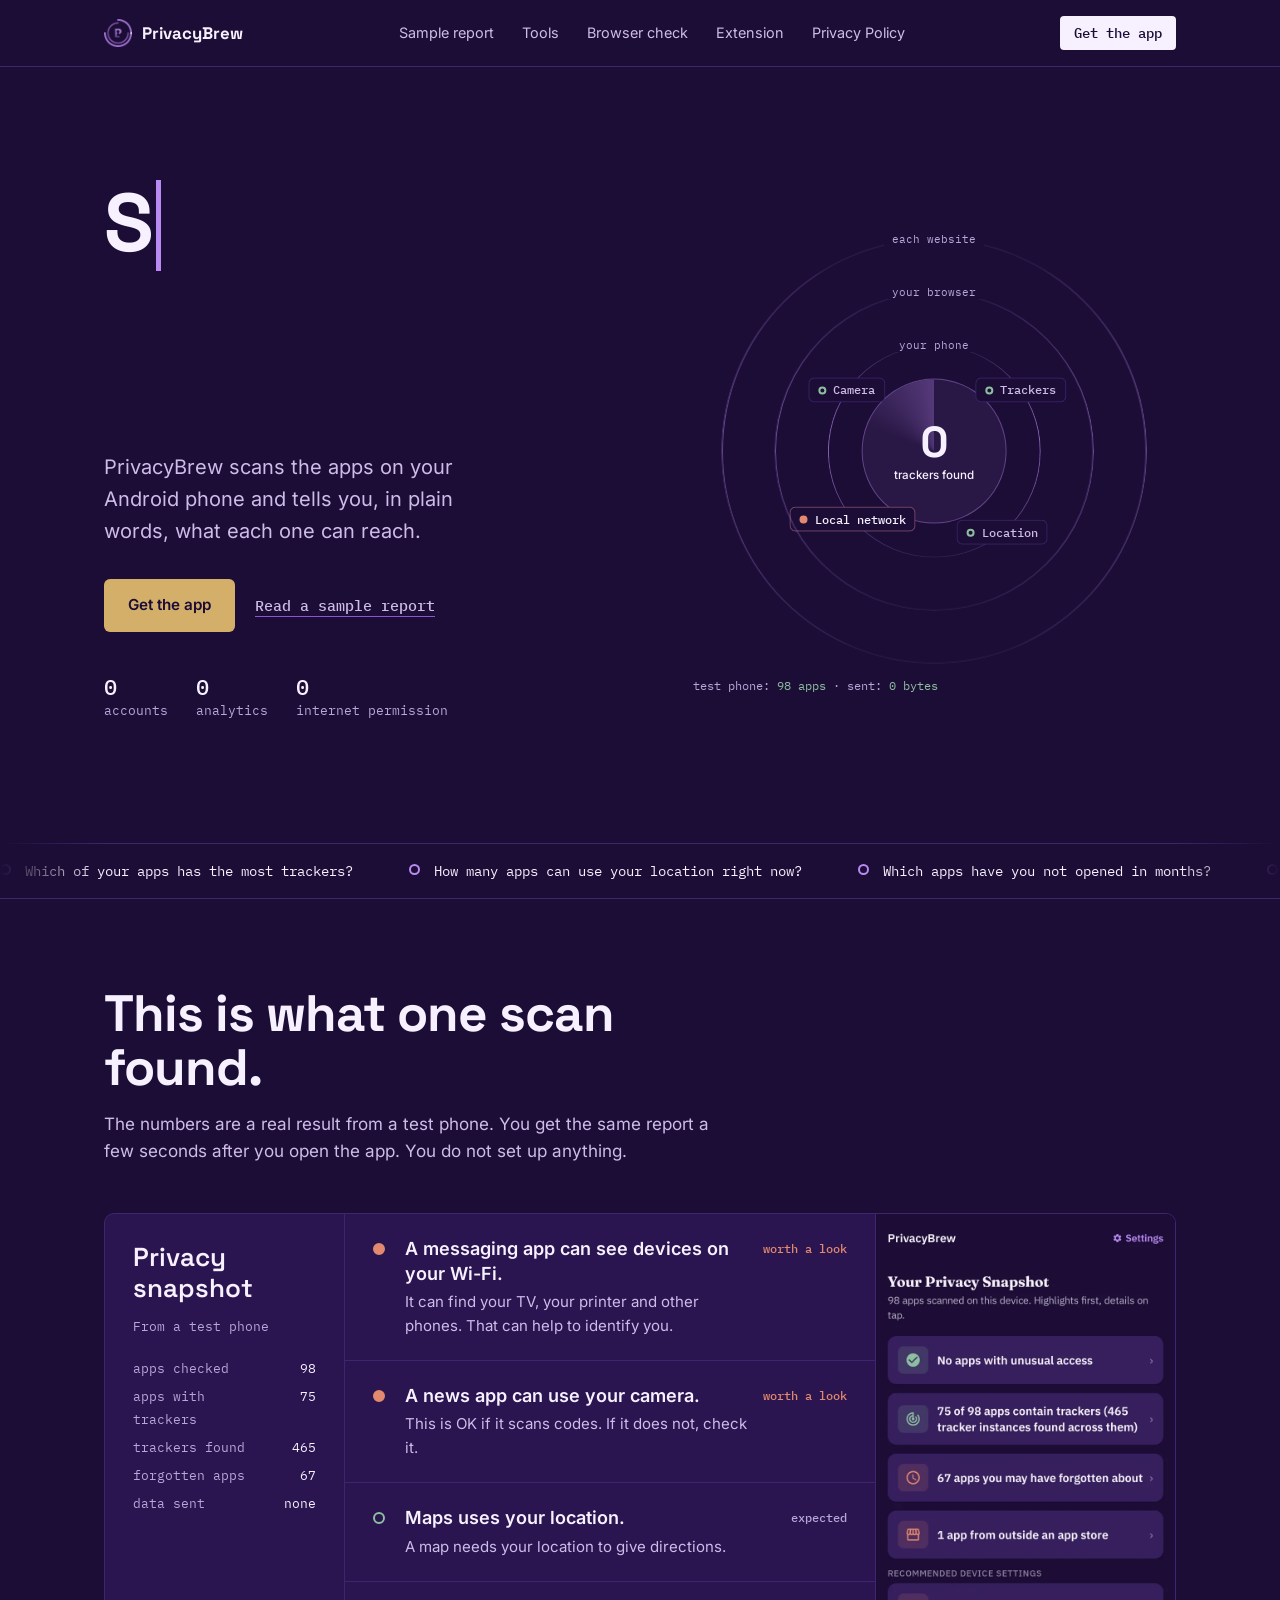
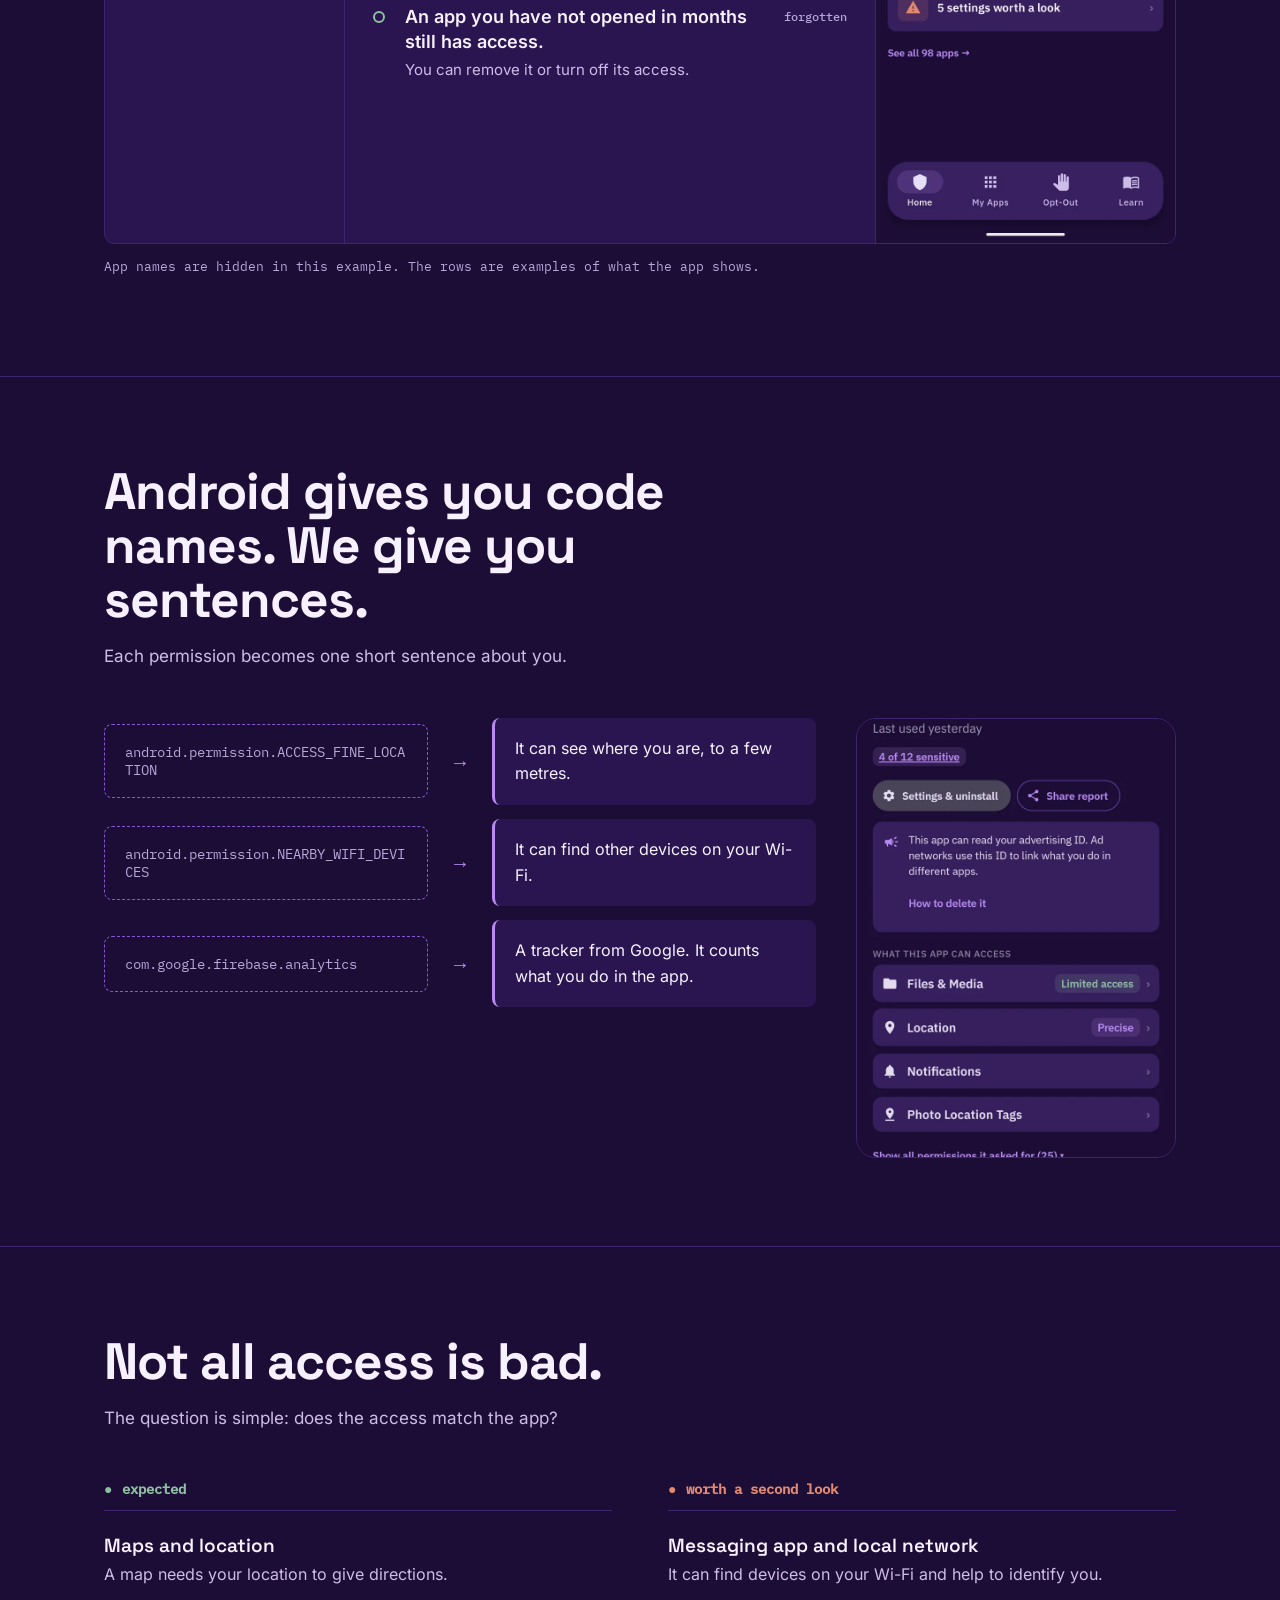
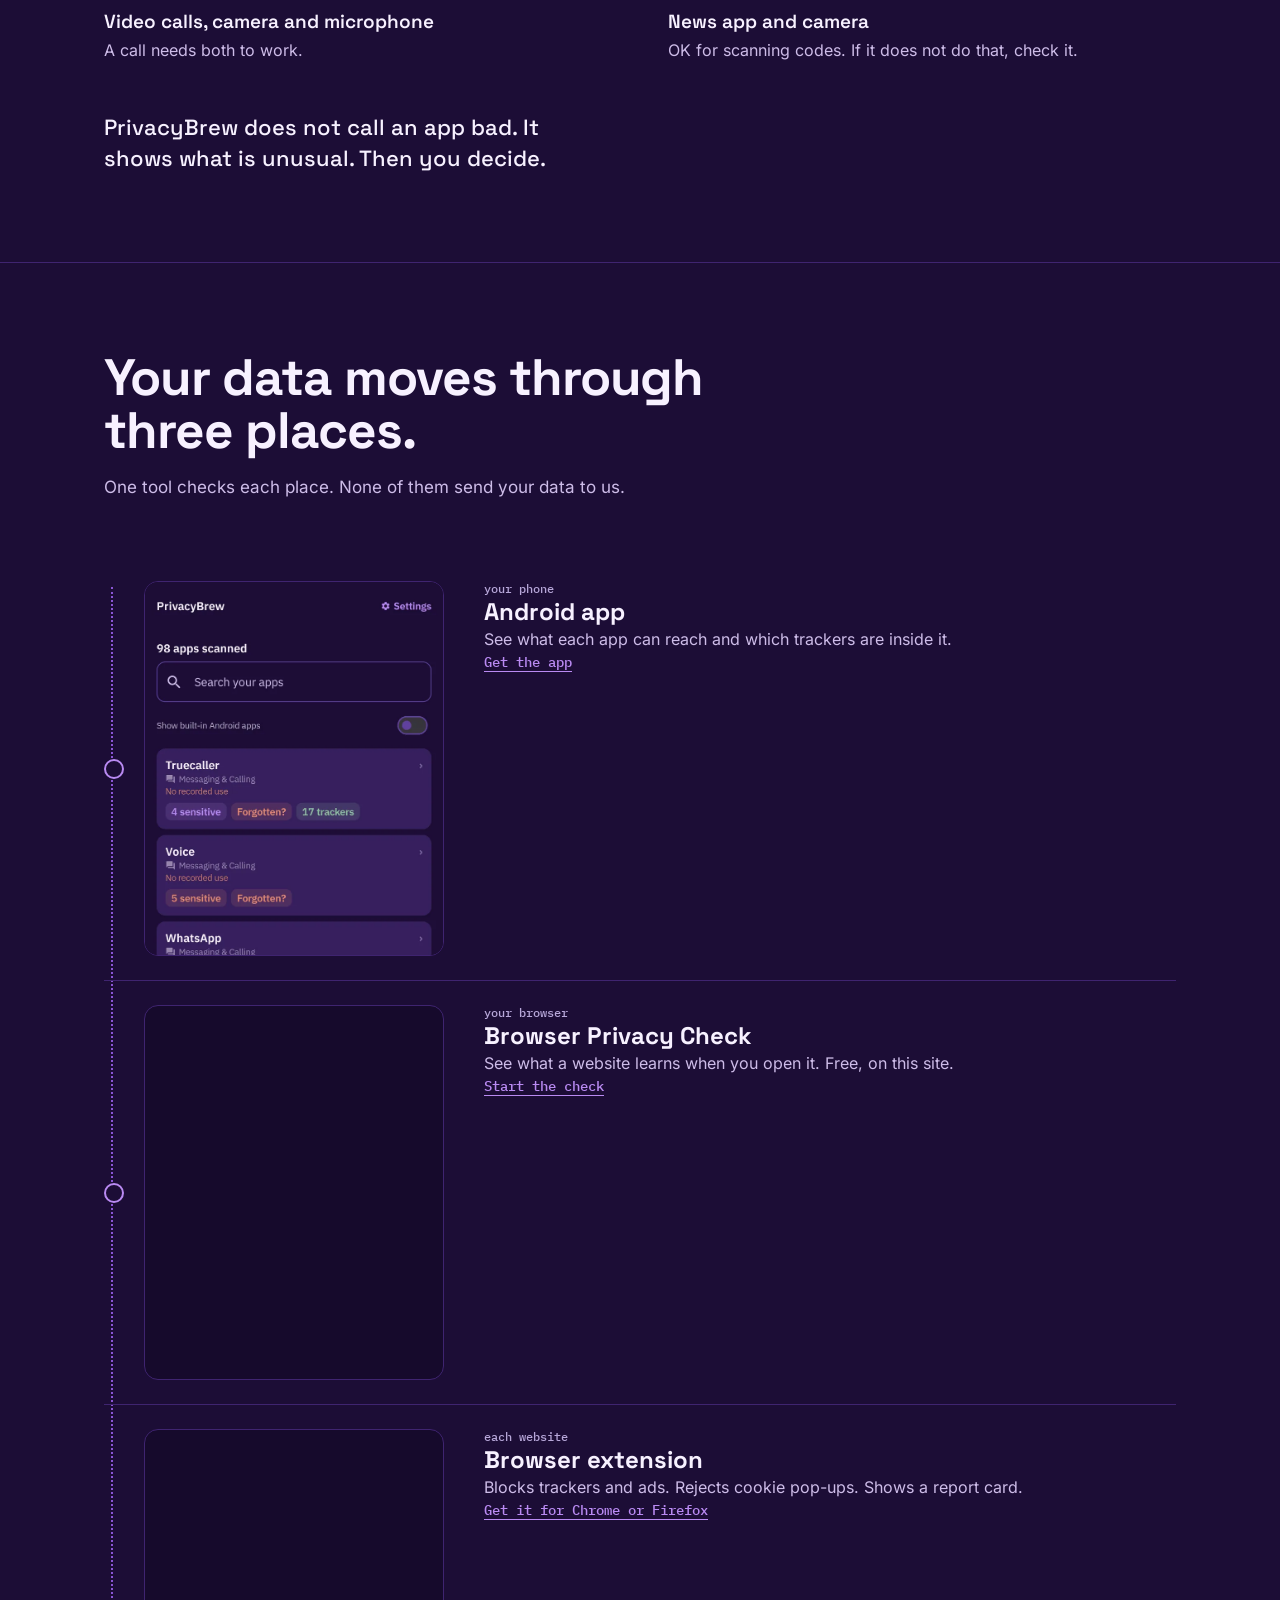
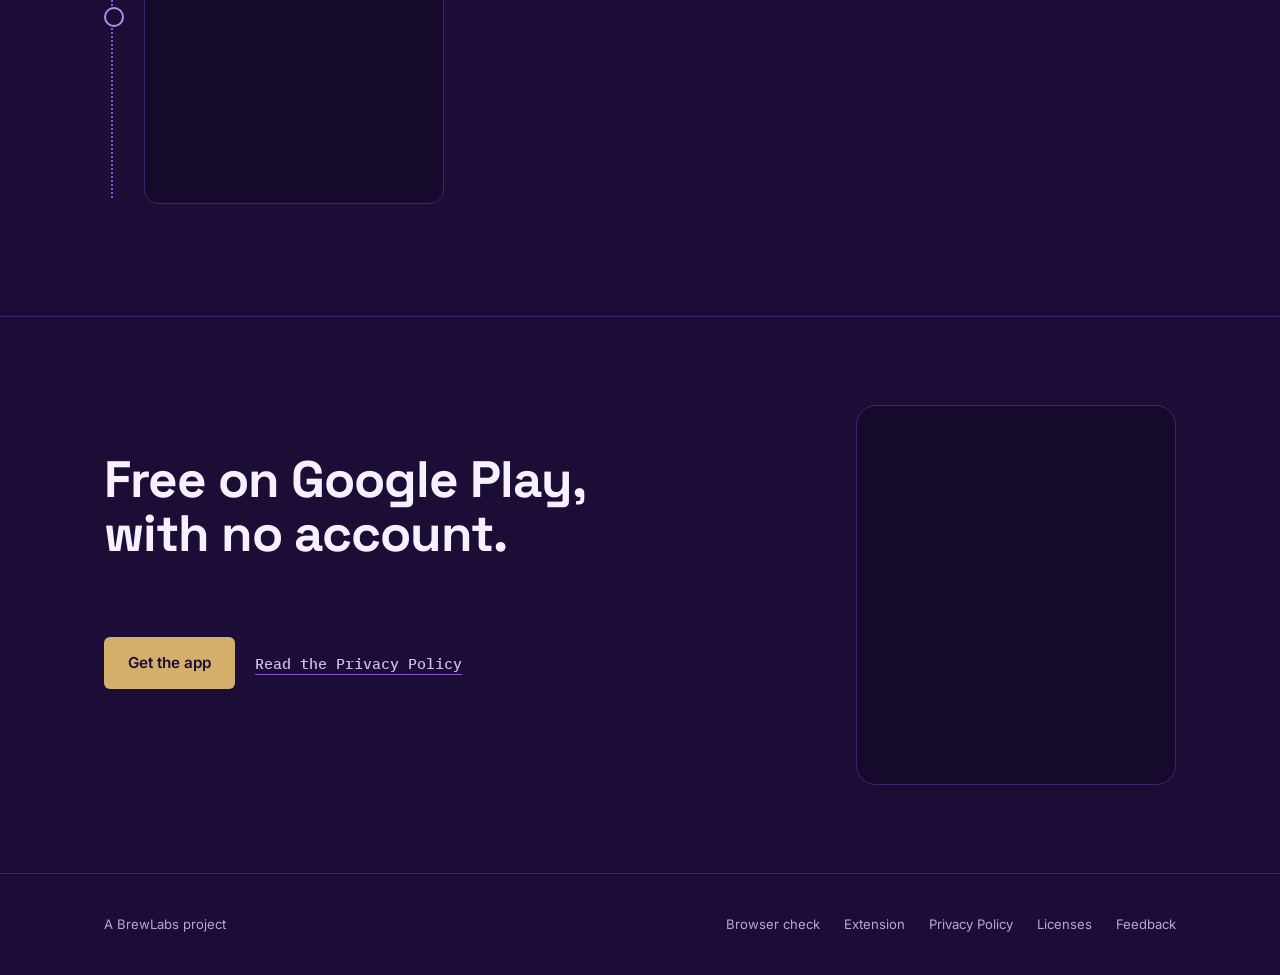
<file: index.html>
<!DOCTYPE html>
<html lang="en">
<head>
<meta charset="UTF-8">
<meta name="viewport" content="width=device-width, initial-scale=1">
<meta name="color-scheme" content="dark">
<meta http-equiv="Content-Security-Policy" content="default-src 'self'; script-src 'self'; style-src 'self'; img-src 'self' data:; font-src 'self'; connect-src 'self'; base-uri 'none'; form-action 'none'">
<meta name="description" content="PrivacyBrew shows what your Android apps can access, in simple words. All checks stay on your phone. No accounts, no analytics, no ads, no internet permission.">
<link rel="icon" type="image/png" href="assets/img/favicon-32.png">
<link rel="apple-touch-icon" href="assets/img/favicon-180.png">
<link rel="stylesheet" href="assets/css/style.css?v=20261114p">
<link rel="canonical" href="https://privacybrew.app/">
<meta property="og:site_name" content="PrivacyBrew">
<meta property="og:type" content="website">
<meta property="og:title" content="PrivacyBrew: privacy audit app and tracker blocker">
<meta property="og:description" content="PrivacyBrew shows what your Android apps can access, in simple words. All checks stay on your phone. No accounts, no analytics, no ads, no internet permission.">
<meta property="og:url" content="https://privacybrew.app/">
<meta property="og:image" content="https://privacybrew.app/assets/img/og-image.png">
<meta property="og:image:width" content="1200">
<meta property="og:image:height" content="630">
<meta property="og:image:alt" content="PrivacyBrew logo and name">
<meta name="twitter:card" content="summary_large_image">
<script type="application/ld+json">{"@context":"https://schema.org","@type":"WebSite","name":"PrivacyBrew","url":"https://privacybrew.app/"}</script>
<title>PrivacyBrew: privacy audit app and tracker blocker</title>
</head>
<body class="home">
  <nav class="nav">
    <div class="nav-inner">
      <a class="brand" href="/">
        <img src="assets/img/logo-mark.png" alt="">
        PrivacyBrew
      </a>
      <div class="nav-links" id="nav-links">
        <a href="#report">Sample report</a>
        <a href="#tools">Tools</a>
        <a href="/check.html">Browser check</a>
        <a href="/extension.html">Extension</a>
        <a href="/privacy.html">Privacy Policy</a>
      </div>
      <a class="nav-cta" href="https://play.google.com/store/apps/details?id=com.brewlabs.privacybrew" target="_blank" rel="noopener">Get the app</a>
      <button class="nav-toggle" type="button" aria-expanded="false" aria-controls="nav-links" aria-label="Open menu">
        <span></span><span></span><span></span>
      </button>
    </div>
  </nav>

  <main>
  <header class="wrap home-hero hero-orbit">
    <div>
      <h1>See what's brewing in your <span class="home-mark">data</span>.</h1>
      <p class="home-lede">PrivacyBrew scans the apps on your Android phone and tells you, in plain words, what each one can reach.</p>
      <div class="home-ctas">
        <a class="btn btn-primary" href="https://play.google.com/store/apps/details?id=com.brewlabs.privacybrew" target="_blank" rel="noopener">Get the app</a>
        <a class="home-textlink" href="#report">Read a sample report</a>
      </div>
      <ul class="home-facts">
        <li><b>0</b>accounts</li>
        <li><b>0</b>analytics</li>
        <li><b>0</b>internet permission</li>
      </ul>
    </div>

    <div class="orbit-stage" role="img" aria-label="Three rings show where your data goes: your phone, your browser and each website. The centre shows 465 trackers found in 98 apps on a test phone.">
      <div class="ring r1">
        <div class="spin">
          <div class="chip c1"><span><i></i>Location</span></div>
          <div class="chip c2 warn"><span><i></i>Local network</span></div>
          <div class="chip c3"><span><i></i>Camera</span></div>
          <div class="chip c4"><span><i></i>Trackers</span></div>
        </div>
      </div>
      <div class="ring r2">
        <div class="spin">
          <div class="chip c5"><span><i></i>IP address</span></div>
          <div class="chip c6"><span><i></i>Time zone</span></div>
          <div class="chip c7"><span><i></i>Screen size</span></div>
        </div>
      </div>
      <div class="ring r3">
        <div class="spin">
          <div class="chip c8 warn"><span><i></i>Cookies</span></div>
          <div class="chip c9"><span><i></i>Ad scripts</span></div>
          <div class="chip c10 warn"><span><i></i>Fingerprinting</span></div>
        </div>
      </div>
      <div class="orbit-core">
        <div class="core-sweep"></div>
        <b class="core-count" data-count="465">465</b>
        <span class="core-label">trackers found</span>
      </div>
      <div class="ring-tags" aria-hidden="true"><span class="t1">your phone</span><span class="t2">your browser</span><span class="t3">each website</span></div>
      <div class="scope-readout">test phone: <span>98 apps</span> · sent: <span>0 bytes</span></div>
    </div>
  </header>

  <section class="home-ticker" aria-label="Questions PrivacyBrew answers about your phone">
    <div class="ticker-track">
      <ul><li>Which of your apps has the most trackers?</li><li>How many apps can use your location right now?</li><li>Which apps have you not opened in months?</li><li>Can a person next to you read your lock screen messages?</li><li>Which apps can read your advertising ID?</li><li>How many apps did not come from an app store?</li><li>What does a website learn when you only open it?</li><li>Did an app get new permissions since last month?</li></ul>
      <ul aria-hidden="true"><li>Which of your apps has the most trackers?</li><li>How many apps can use your location right now?</li><li>Which apps have you not opened in months?</li><li>Can a person next to you read your lock screen messages?</li><li>Which apps can read your advertising ID?</li><li>How many apps did not come from an app store?</li><li>What does a website learn when you only open it?</li><li>Did an app get new permissions since last month?</li></ul>
    </div>
  </section>

  <section id="report" class="home-section">
    <div class="wrap">
      <h2>This is what one scan found.</h2>
      <p class="home-sub">The numbers are a real result from a test phone. You get the same report a few seconds after you open the app. You do not set up anything.</p>
      <div class="home-report">
        <aside>
          <b>Privacy snapshot</b>
          From a test phone
          <dl>
            <dt>apps checked</dt><dd>98</dd>
            <dt>apps with trackers</dt><dd>75</dd>
            <dt>trackers found</dt><dd>465</dd>
            <dt>forgotten apps</dt><dd>67</dd>
            <dt>data sent</dt><dd>none</dd>
          </dl>
        </aside>
        <ul class="home-rows">
          <li><span class="dot warn"></span><div><h3>A messaging app can see devices on your Wi-Fi.</h3><p>It can find your TV, your printer and other phones. That can help to identify you.</p></div><span class="tag warn">worth a look</span></li>
          <li><span class="dot warn"></span><div><h3>A news app can use your camera.</h3><p>This is OK if it scans codes. If it does not, check it.</p></div><span class="tag warn">worth a look</span></li>
          <li><span class="dot"></span><div><h3>Maps uses your location.</h3><p>A map needs your location to give directions.</p></div><span class="tag">expected</span></li>
          <li><span class="dot"></span><div><h3>An app you have not opened in months still has access.</h3><p>You can remove it or turn off its access.</p></div><span class="tag">forgotten</span></li>
        </ul>
        <figure class="home-shot"><img src="assets/img/app/home.webp" width="720" height="1516" loading="lazy" alt="The app's Home screen on the test phone: 98 apps scanned, 75 with trackers, 67 forgotten, 1 from outside an app store."></figure>
      </div>
      <p class="home-note">App names are hidden in this example. The rows are examples of what the app shows.</p>
    </div>
  </section>

  <section class="home-section">
    <div class="wrap">
      <h2>Android gives you code names. We give you sentences.</h2>
      <p class="home-sub">Each permission becomes one short sentence about you.</p>
      <div class="home-translate-row">
      <div class="home-translate">
        <div class="pair"><div class="raw">android.permission.ACCESS_FINE_LOCATION</div><div class="arrow" aria-hidden="true">→</div><div class="plain">It can see where you are, to a few metres.</div></div>
        <div class="pair"><div class="raw">android.permission.NEARBY_WIFI_DEVICES</div><div class="arrow" aria-hidden="true">→</div><div class="plain">It can find other devices on your Wi-Fi.</div></div>
        <div class="pair"><div class="raw">com.google.firebase.analytics</div><div class="arrow" aria-hidden="true">→</div><div class="plain">A tracker from Google. It counts what you do in the app.</div></div>
      </div>
      <figure class="home-shot home-shot--frame"><img src="assets/img/app/detail.webp" width="720" height="1516" loading="lazy" alt="An app's details in PrivacyBrew: what it can access, each item in one plain sentence."></figure>
      </div>
    </div>
  </section>

  <section id="why-it-matters" class="home-section">
    <div class="wrap">
      <h2>Not all access is bad.</h2>
      <p class="home-sub">The question is simple: does the access match the app?</p>
      <div class="home-verdicts">
        <div>
          <h3><span aria-hidden="true">●</span> expected</h3>
          <dl>
            <dt>Maps and location</dt><dd>A map needs your location to give directions.</dd>
            <dt>Video calls, camera and microphone</dt><dd>A call needs both to work.</dd>
          </dl>
        </div>
        <div class="look">
          <h3><span aria-hidden="true">●</span> worth a second look</h3>
          <dl>
            <dt>Messaging app and local network</dt><dd>It can find devices on your Wi-Fi and help to identify you.</dd>
            <dt>News app and camera</dt><dd>OK for scanning codes. If it does not do that, check it.</dd>
          </dl>
        </div>
      </div>
      <p class="home-close">PrivacyBrew does not call an app bad. It shows what is unusual. Then you decide.</p>
    </div>
  </section>

  <section id="tools" class="home-section">
    <div class="wrap">
      <h2>Your data moves through three places.</h2>
      <p class="home-sub">One tool checks each place. None of them send your data to us.</p>
      <div class="home-path">
        <div class="stop"><figure class="home-shot"><img src="assets/img/app/my-apps.webp" width="720" height="1516" loading="lazy" alt="My Apps in the Android app: each app with its sensitive access and tracker counts."></figure><small>your phone</small><h3>Android app</h3><p>See what each app can reach and which trackers are inside it.</p><a href="https://play.google.com/store/apps/details?id=com.brewlabs.privacybrew" target="_blank" rel="noopener">Get the app</a></div>
        <div class="stop"><figure class="home-shot"><img src="assets/img/app/check-card.webp" width="684" height="855" loading="lazy" alt="The Browser Privacy Check: the device, system, browser and time zone a website got when the page opened."></figure><small>your browser</small><h3>Browser Privacy Check</h3><p>See what a website learns when you open it. Free, on this site.</p><a href="/check.html">Start the check</a></div>
        <div class="stop"><figure class="home-shot"><img src="assets/img/extension/popup-home.png?v=20261111" width="760" height="1160" loading="lazy" alt="The extension popup: trackers, ads, scripts, cookies and fingerprinting for one website."></figure><small>each website</small><h3>Browser extension</h3><p>Blocks trackers and ads. Rejects cookie pop-ups. Shows a report card.</p><a href="/extension.html">Get it for Chrome or Firefox</a></div>
      </div>
    </div>
  </section>

  <section id="cta" class="home-section">
    <div class="wrap home-final">
      <h2>Free on Google Play, with no account.</h2>
      <div class="home-ctas">
        <a class="btn btn-primary" href="https://play.google.com/store/apps/details?id=com.brewlabs.privacybrew" target="_blank" rel="noopener">Get the app</a>
        <a class="home-textlink" href="/privacy.html">Read the Privacy Policy</a>
      </div>
      <figure class="home-shot"><img src="assets/img/app/learn.webp" width="720" height="1516" loading="lazy" alt="The Learn tab: short answers about Android privacy, with no technical words."></figure>
    </div>
  </section>
  </main>

  <footer class="footer">
    <div class="wrap footer-inner">
      <div>A BrewLabs project</div>
      <div class="footer-links">
        <a href="/check.html">Browser check</a>
        <a href="/extension.html">Extension</a>
        <a href="/privacy.html">Privacy Policy</a>
        <a href="/licenses.html">Licenses</a>
        <a href="/feedback.html">Feedback</a>
      </div>
    </div>
  </footer>

  <script src="assets/js/main.js?v=20261019a"></script>
  <script src="assets/js/hero-orbit.js?v=20261111b"></script>
</body>
</html>
</file>
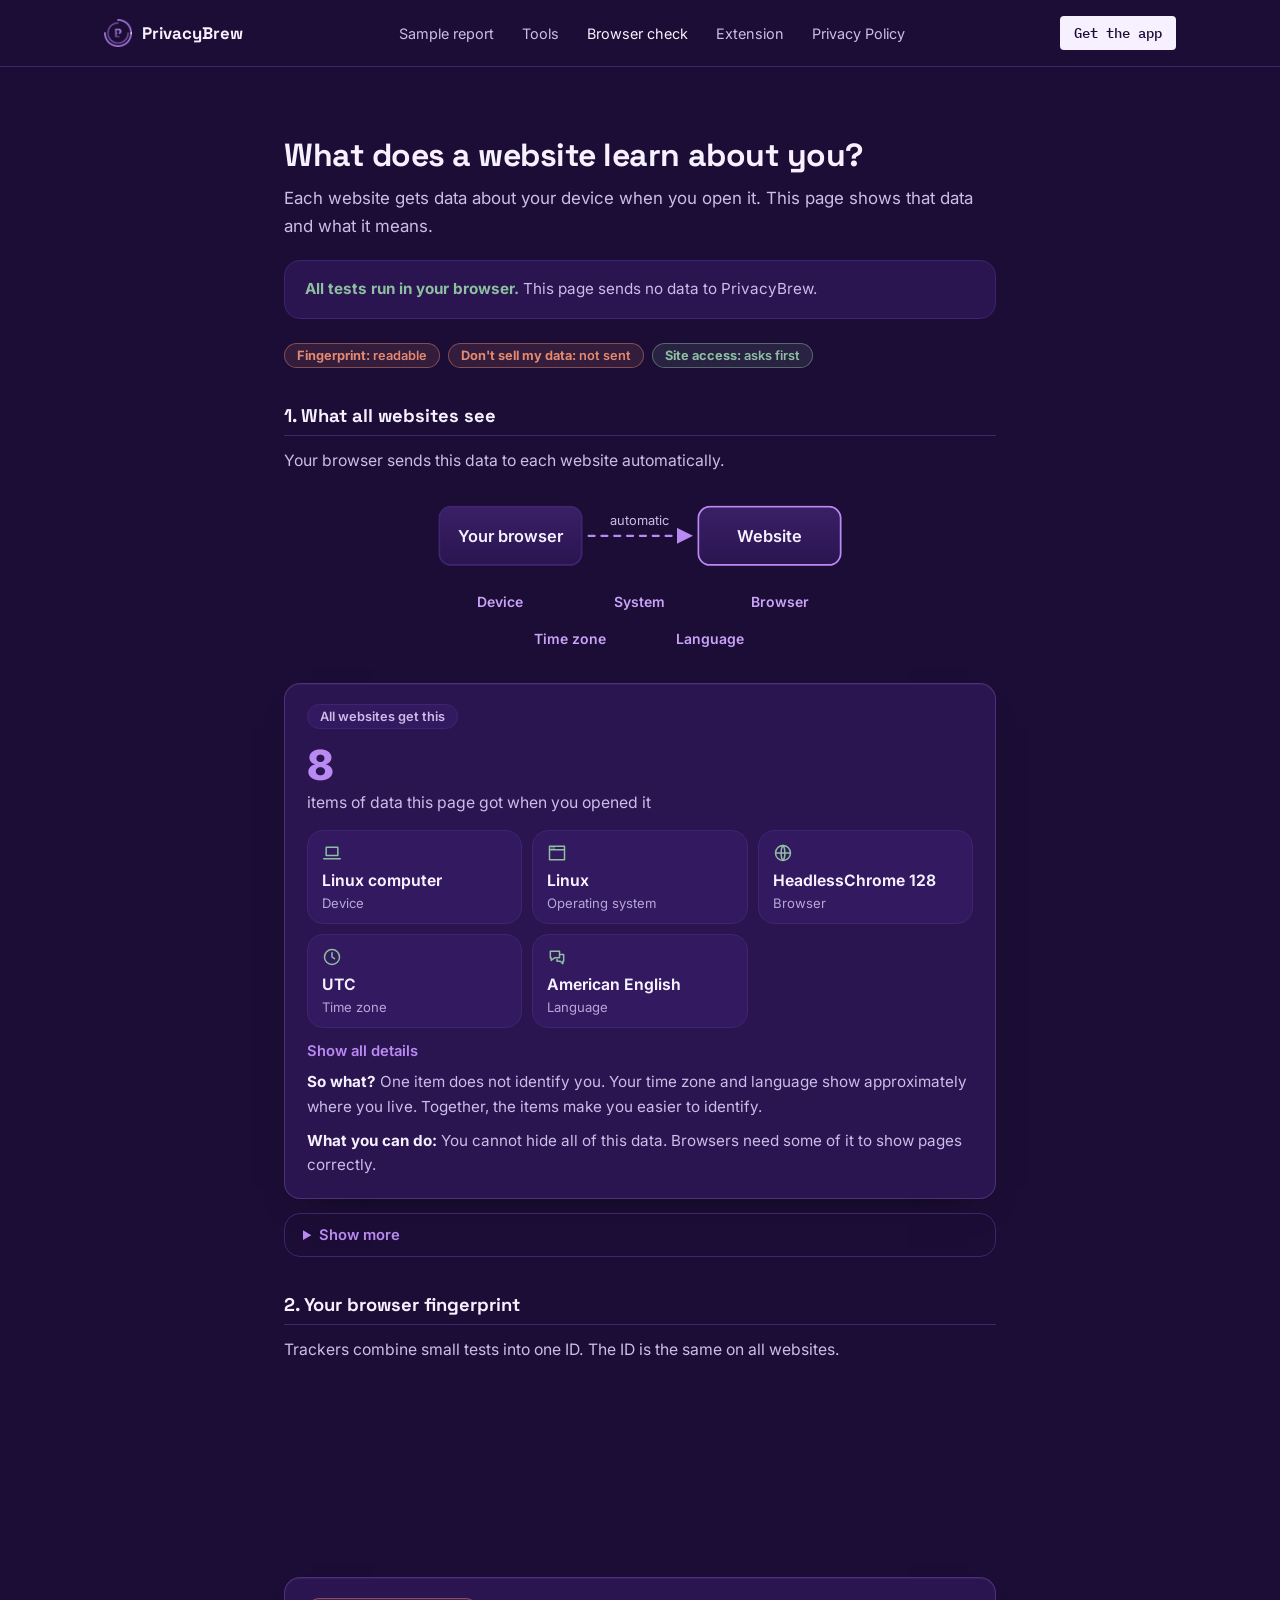
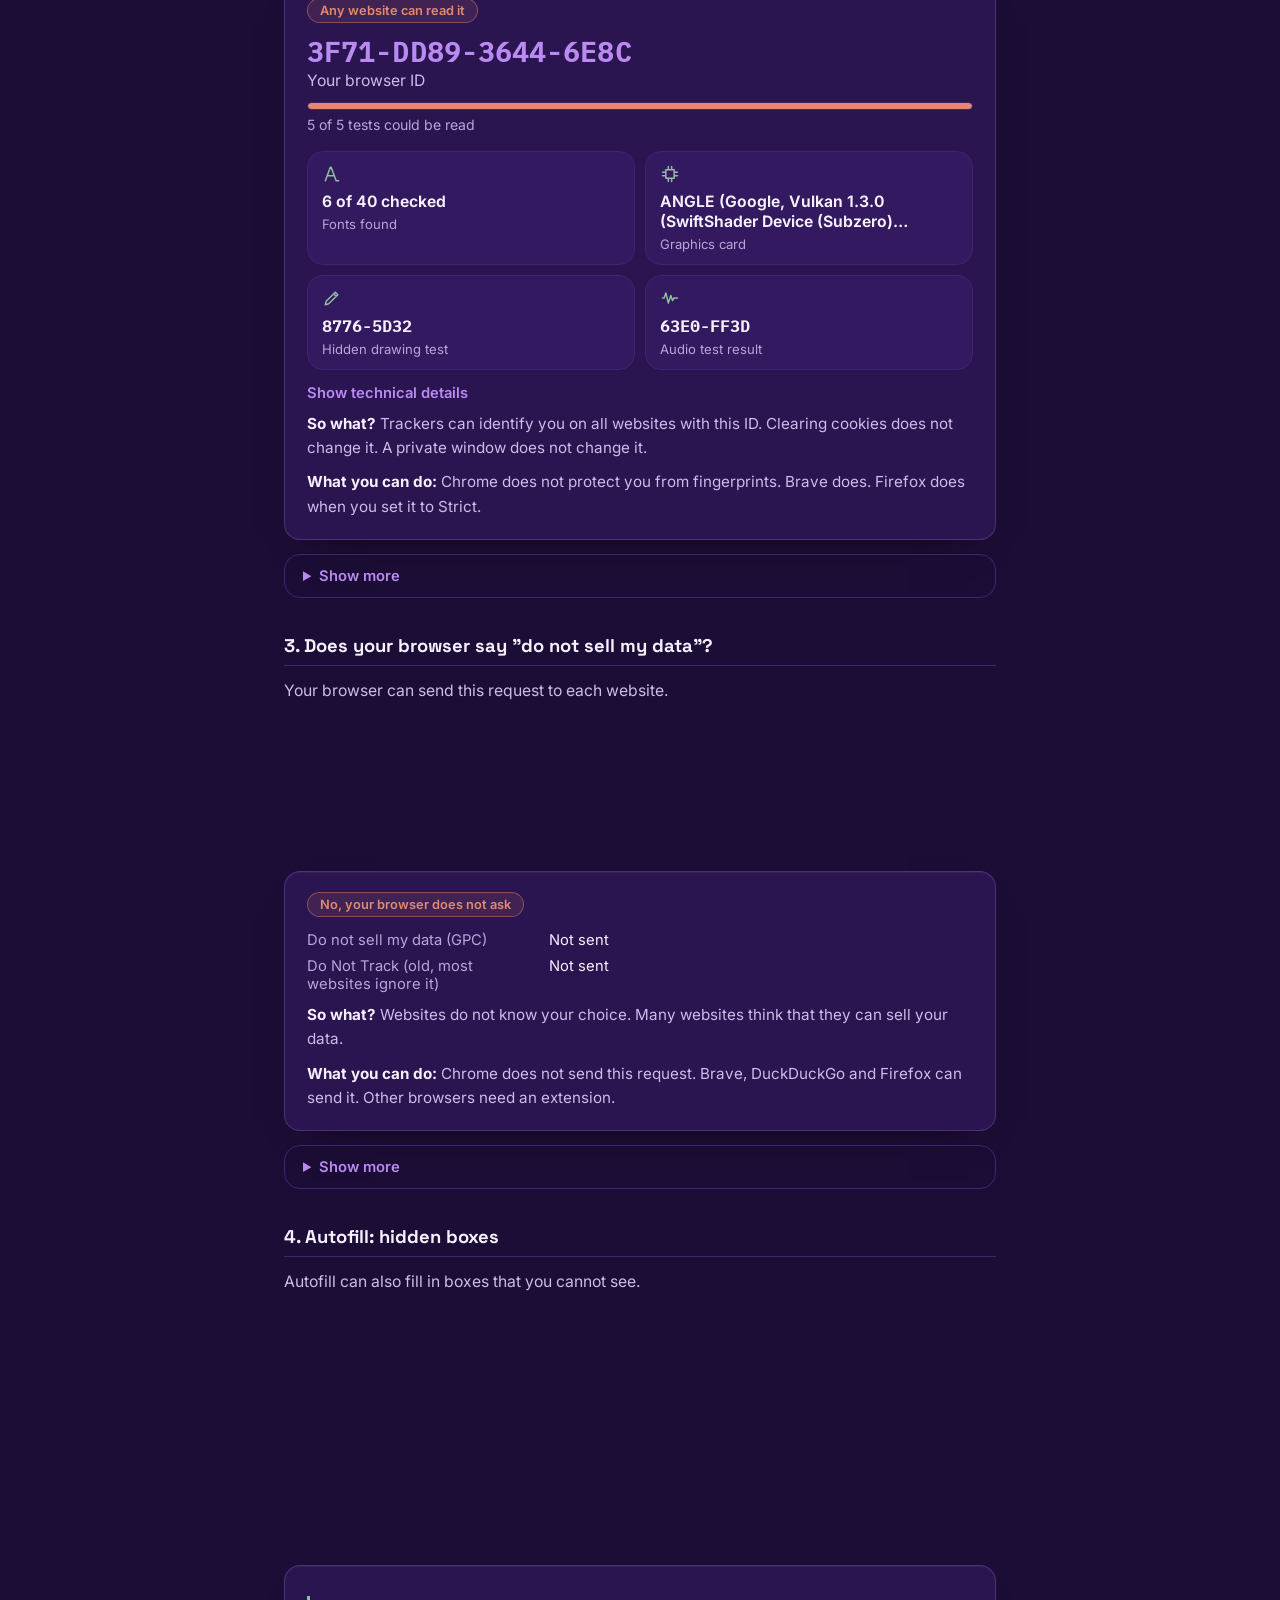
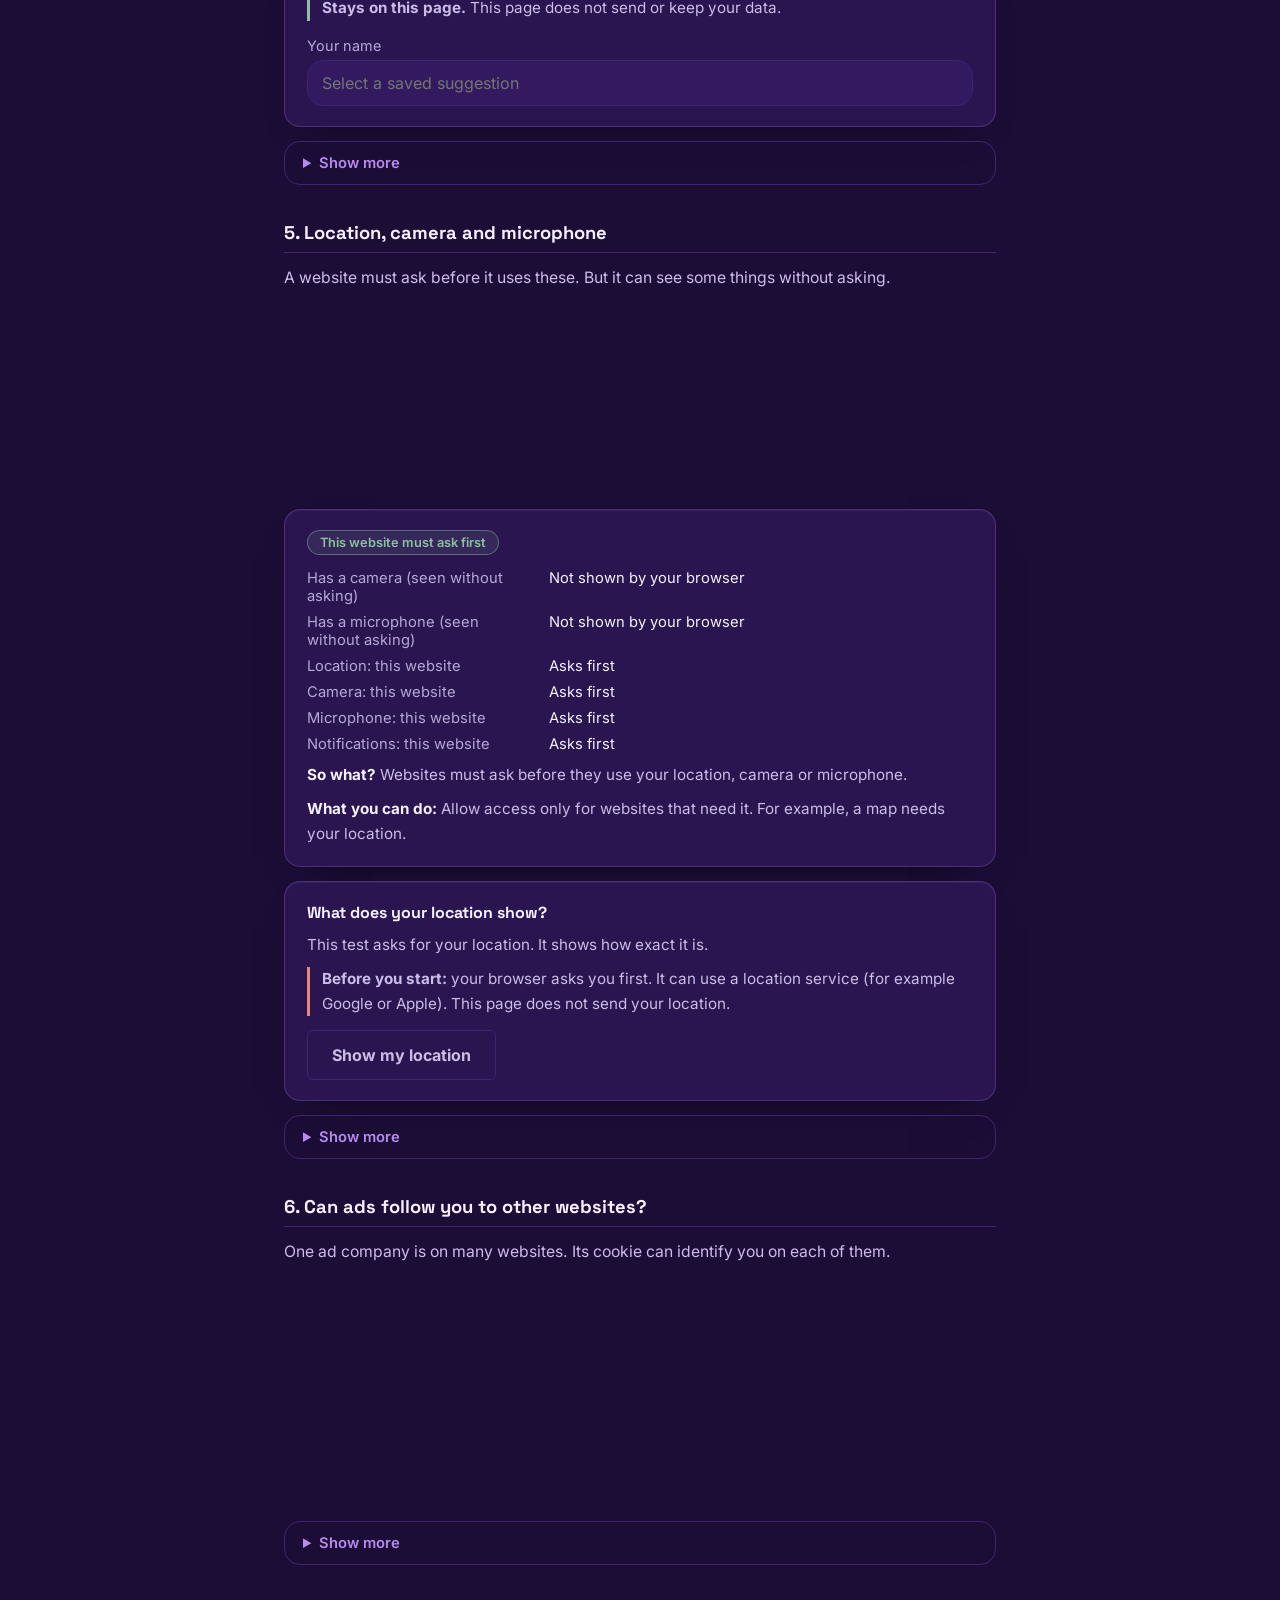
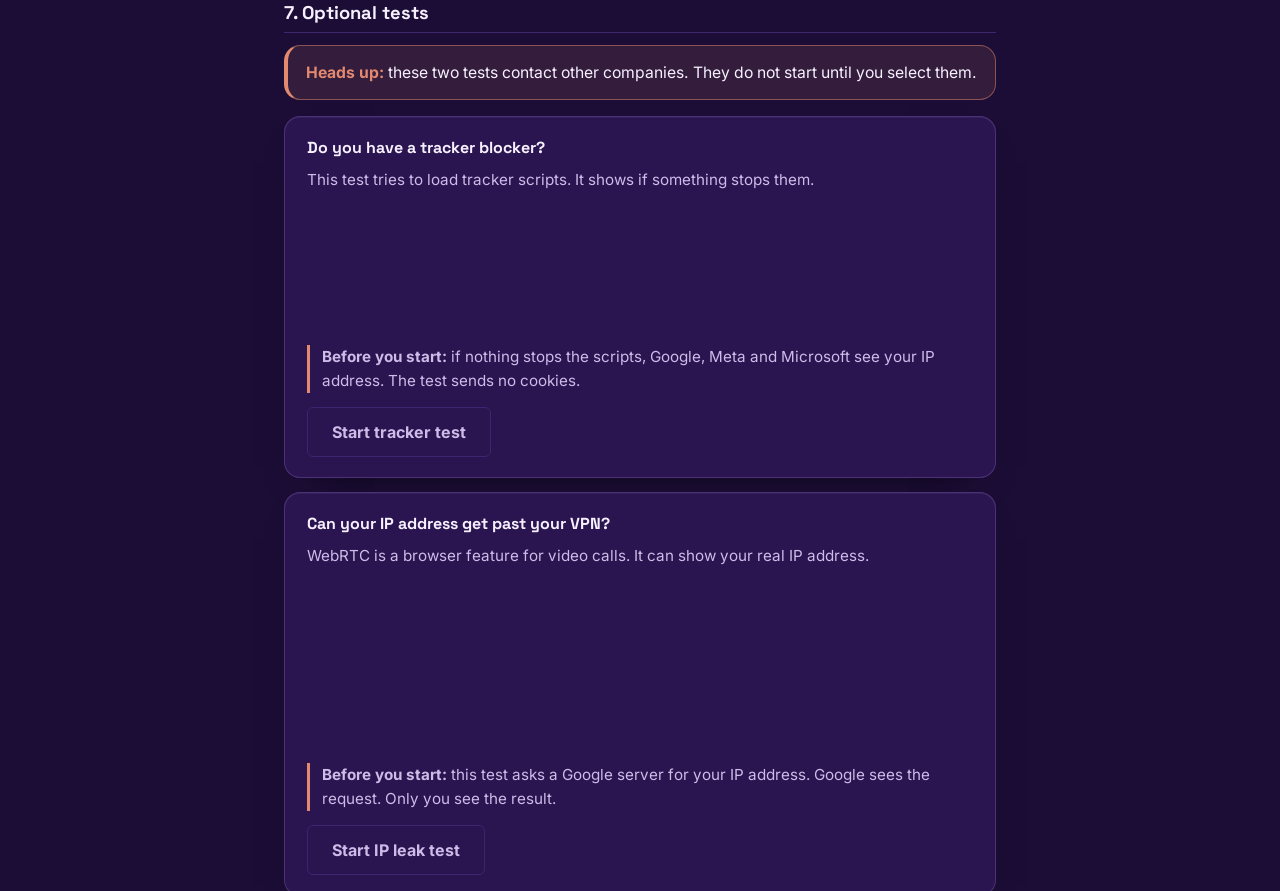
<file: check.html>
<!DOCTYPE html>
<html lang="en">
<head>
<meta charset="UTF-8">
<meta name="viewport" content="width=device-width, initial-scale=1">
<meta name="color-scheme" content="dark">
<!-- Locks the page down: our own files only. The opt-in tests are the only
     exceptions, and only for the exact third parties they name. -->
<meta http-equiv="Content-Security-Policy" content="default-src 'self'; script-src 'self'; style-src 'self'; img-src 'self' data:; frame-src https://privacybrew.github.io; connect-src 'self' https://www.google-analytics.com https://connect.facebook.net https://static.doubleclick.net https://bat.bing.com; base-uri 'none'; form-action 'none'">
<meta name="referrer" content="no-referrer">
<meta name="description" content="See what any website learns about you the moment you arrive. Runs entirely in your browser; nothing is sent to PrivacyBrew.">
<link rel="icon" type="image/png" href="assets/img/favicon-32.png">
<link rel="apple-touch-icon" href="assets/img/favicon-180.png">
<link rel="stylesheet" href="assets/css/style.css?v=20261114p">
<link rel="canonical" href="https://privacybrew.app/check.html">
<meta property="og:site_name" content="PrivacyBrew">
<meta property="og:type" content="website">
<meta property="og:title" content="Browser Privacy Check | PrivacyBrew">
<meta property="og:description" content="See what any website learns about you the moment you arrive. Runs entirely in your browser; nothing is sent to PrivacyBrew.">
<meta property="og:url" content="https://privacybrew.app/check.html">
<meta property="og:image" content="https://privacybrew.app/assets/img/og-image.png">
<meta property="og:image:width" content="1200">
<meta property="og:image:height" content="630">
<meta property="og:image:alt" content="PrivacyBrew logo and name">
<meta name="twitter:card" content="summary_large_image">
<title>Browser Privacy Check | PrivacyBrew</title>
</head>
<body>

  <nav class="nav">
    <div class="nav-inner">
      <a class="brand" href="/">
        <img src="assets/img/logo-mark.png" alt="">
        PrivacyBrew
      </a>
      <div class="nav-links" id="nav-links">
        <a href="/#report">Sample report</a>
        <a href="/#tools">Tools</a>
        <a href="/check.html" aria-current="page">Browser check</a>
        <a href="/extension.html">Extension</a>
        <a href="/privacy.html">Privacy Policy</a>
      </div>
      <a class="nav-cta" href="https://play.google.com/store/apps/details?id=com.brewlabs.privacybrew" target="_blank" rel="noopener">Get the app</a>
      <button class="nav-toggle" type="button" aria-expanded="false" aria-controls="nav-links" aria-label="Open menu">
        <span></span><span></span><span></span>
      </button>
    </div>
  </nav>

  <main class="check">
  <svg class="dg-defs" aria-hidden="true" focusable="false"><defs><linearGradient id="pb-node" x1="0" y1="0" x2="0" y2="1"><stop offset="0" stop-color="#3a1f66"/><stop offset="1" stop-color="#2a1550"/></linearGradient><marker id="pb-a" viewBox="0 0 10 10" refX="9" refY="5" markerWidth="7" markerHeight="7" orient="auto-start-reverse"><path d="M0 0L10 5L0 10z" fill="#b98af2"/></marker><marker id="pb-t" viewBox="0 0 10 10" refX="9" refY="5" markerWidth="7" markerHeight="7" orient="auto-start-reverse"><path d="M0 0L10 5L0 10z" fill="#8dbfa0"/></marker><marker id="pb-w" viewBox="0 0 10 10" refX="9" refY="5" markerWidth="7" markerHeight="7" orient="auto-start-reverse"><path d="M0 0L10 5L0 10z" fill="#e3896f"/></marker></defs></svg>
    <div class="wrap">
      <h1>What does a website learn about you?</h1>
      <p class="check-lead">Each website gets data about your device when you open it.
      This page shows that data and what it means.</p>
      <div class="check-promise">
        <strong>All tests run in your browser.</strong> This page sends no data to PrivacyBrew.
      </div>

      <div class="check-summary" id="summary" aria-live="polite">
        <span class="check-summary-label">Running checks…</span>
      </div>

      <!-- Filled in by check.js. -->
      <section class="check-section" id="arrival">
        <h2>1. What all websites see</h2>
        <p class="check-intro">Your browser sends this data to each website automatically.</p>
        <svg class="check-diagram dg " viewBox="0 0 360 152" role="img" aria-label="Your browser sends device, system, browser, time zone and language data to each website automatically."><g class="part p1"><rect class="n " x="8" y="16" width="122" height="50" rx="10" fill="url(#pb-node)"/><text class="t" x="69" y="46">Your browser</text></g><g class="part p2"><line class="ln flow" x1="136" y1="41" x2="224" y2="41" marker-end="url(#pb-a)"/><text class="ts" x="180" y="32">automatic</text><circle class="dot dot-a pkt pk-arr" cx="138" cy="41" r="3.5"/></g><g class="part p3"><rect class="n n-a" x="230" y="16" width="122" height="50" rx="10" fill="url(#pb-node)"/><text class="t" x="291" y="46">Website</text></g><g class="part p4"><rect class="chip seq" x="8" y="86" width="104" height="24" rx="12"/><text class="tc" x="60" y="102">Device</text></g><g class="part p5"><rect class="chip seq q2" x="128" y="86" width="104" height="24" rx="12"/><text class="tc" x="180" y="102">System</text></g><g class="part p6"><rect class="chip seq q3" x="248" y="86" width="104" height="24" rx="12"/><text class="tc" x="300" y="102">Browser</text></g><g class="part p7"><rect class="chip seq q4" x="68" y="118" width="104" height="24" rx="12"/><text class="tc" x="120" y="134">Time zone</text></g><g class="part p8"><rect class="chip seq q5" x="188" y="118" width="104" height="24" rx="12"/><text class="tc" x="240" y="134">Language</text></g></svg>
        <div class="check-body"></div>
        <details class="check-details">
          <summary>Show more</summary>
          <p>This page shows what your browser reports. Websites cannot check if it is true.</p>
          <p>"Desktop site" mode on a phone makes your browser report a computer. Then these results change.</p>
          <p>Connection in use: if Wi-Fi and mobile data are both on, your phone uses Wi-Fi. It changes to mobile data if the Wi-Fi is weak. This result changes too.</p>
          <p>Websites cannot see your Wi-Fi name.</p>
          <p>Some browsers report false data on purpose to protect you.</p>
        </details>
      </section>

      <section class="check-section" id="fingerprint">
        <h2>2. Your browser fingerprint</h2>
        <p class="check-intro">Trackers combine small tests into one ID. The ID is the same on all websites.</p>
        <svg class="check-diagram dg " viewBox="0 0 360 156" role="img" aria-label="Fonts, graphics, drawing and audio tests combine into one browser ID. Website A and Website B see the same ID."><g class="part p1"><rect class="chip seq" x="8" y="12" width="84" height="24" rx="12"/><text class="tc" x="50" y="28">Fonts</text><rect class="chip seq q2" x="8" y="48" width="84" height="24" rx="12"/><text class="tc" x="50" y="64">Graphics</text><rect class="chip seq q3" x="8" y="84" width="84" height="24" rx="12"/><text class="tc" x="50" y="100">Drawing</text><rect class="chip seq q4" x="8" y="120" width="84" height="24" rx="12"/><text class="tc" x="50" y="136">Audio</text></g><g class="part p2"><path class="ln" d="M92 24 H104 Q112 24 112 32 V124 Q112 132 104 132 H92 M92 60 H112 M92 96 H112"/><line class="ln flow" x1="112" y1="78" x2="132" y2="78" marker-end="url(#pb-a)"/></g><g class="part p3"><rect class="n n-a glow" x="136" y="54" width="96" height="48" rx="10" fill="url(#pb-node)"/><text class="t" x="184" y="76">Browser ID</text><text class="ts" x="184" y="93">85C3-604D</text></g><g class="part p4"><line class="ln ln-w flow" x1="234" y1="66" x2="258" y2="38" marker-end="url(#pb-w)"/><line class="ln ln-w flow" x1="234" y1="90" x2="258" y2="118" marker-end="url(#pb-w)"/></g><g class="part p5"><rect class="n " x="264" y="14" width="90" height="40" rx="10" fill="url(#pb-node)"/><text class="t" x="309" y="39">Website A</text></g><g class="part p6"><rect class="n " x="264" y="102" width="90" height="40" rx="10" fill="url(#pb-node)"/><text class="t" x="309" y="127">Website B</text><text class="tc tw" x="309" y="82">same ID</text></g></svg>
        <div class="check-body"></div>
        <details class="check-details">
          <summary>Show more</summary>
          <p>The ID is not saved in a cookie. Clearing cookies does not remove it.</p>
          <p>Each browser gives a different ID. Open this page in a different browser to compare.</p>
          <p>Hidden drawing test: the page draws text and shapes in a box that you cannot see. Each device draws them a little differently.</p>
          <p>The drawing and audio results are short codes. The same code on two websites means the same browser.</p>
          <p>The user agent is the identity text that your browser sends to each website.</p>
        </details>
      </section>

      <section class="check-section" id="signals">
        <h2>3. Does your browser say "do not sell my data"?</h2>
        <p class="check-intro">Your browser can send this request to each website.</p>
        <svg class="check-diagram dg " viewBox="0 0 360 116" role="img" aria-label="Your browser sends a do not sell my data request to the website. In some US states the website must obey it."><g class="part p1"><rect class="n " x="8" y="16" width="112" height="50" rx="10" fill="url(#pb-node)"/><text class="t" x="64" y="46">Your browser</text></g><g class="part p2"><line class="ln ln-t flow" x1="126" y1="41" x2="234" y2="41" marker-end="url(#pb-t)"/><text class="tc tt" x="180" y="30">Do not sell my data</text><circle class="dot pkt pk-sig" cx="128" cy="41" r="3.5"/></g><g class="part p3"><rect class="n n-t" x="240" y="16" width="112" height="50" rx="10" fill="url(#pb-node)"/><text class="t" x="296" y="46">Website</text></g><g class="part p4"><text class="ts ts-12" x="296" y="88">Some US states:</text><text class="t t-12" x="296" y="105">website must obey</text></g></svg>
        <div class="check-body"></div>
        <details class="check-details">
          <summary>Show more</summary>
          <p>The name of the request is Global Privacy Control (GPC).</p>
          <p>In some US states, the law tells websites to obey it. California and Colorado are examples.</p>
          <p>Do Not Track is an older request. Most websites ignore it.</p>
        </details>
      </section>

      <section class="check-section" id="autofill">
        <h2>4. Autofill: hidden boxes</h2>
        <p class="check-intro">Autofill can also fill in boxes that you cannot see.</p>
        <svg class="check-diagram dg " viewBox="0 0 360 204" role="img" aria-label="Your saved data fills the visible name box and hidden email, phone and address boxes. The website gets all of it."><g class="part p1"><rect class="n " x="4" y="70" width="102" height="50" rx="10" fill="url(#pb-node)"/><text class="t" x="55" y="93">Saved data</text><text class="ts ts-12" x="55" y="110">in your browser</text></g><g class="part p2"><line class="ln flow" x1="110" y1="95" x2="128" y2="95" marker-end="url(#pb-a)"/></g><g class="part p3"><rect class="n n-box" x="132" y="10" width="112" height="170" rx="10"/><text class="ts" x="188" y="28">Form</text><rect class="n n-a" x="138" y="36" width="100" height="30" rx="6" fill="url(#pb-node)"/><text class="t t-13" x="188" y="56">Name</text></g><g class="part p4"><rect class="n n-w n-dash-s" x="138" y="74" width="100" height="28" rx="6" fill="url(#pb-node)"/><rect class="fillw seq " x="138" y="74" width="100" height="28" rx="6"/><text class="tc tw" x="188" y="93">Email</text><rect class="n n-w n-dash-s" x="138" y="108" width="100" height="28" rx="6" fill="url(#pb-node)"/><rect class="fillw seq q2" x="138" y="108" width="100" height="28" rx="6"/><text class="tc tw" x="188" y="127">Phone</text><rect class="n n-w n-dash-s" x="138" y="142" width="100" height="28" rx="6" fill="url(#pb-node)"/><rect class="fillw seq q3" x="138" y="142" width="100" height="28" rx="6"/><text class="tc tw" x="188" y="161">Address</text><text class="tc tw" x="188" y="196">hidden</text></g><g class="part p5"><line class="ln ln-w flow" x1="248" y1="95" x2="272" y2="95" marker-end="url(#pb-w)"/></g><g class="part p6"><rect class="n n-w" x="276" y="70" width="80" height="50" rx="10" fill="url(#pb-node)"/><text class="t" x="316" y="93">Website</text><text class="ts ts-12" x="316" y="110">gets all</text></g></svg>
        <div class="check-card">
          <p class="check-good-note"><strong>Stays on this page.</strong> This page does not send or keep your data.</p>
          <form class="check-autofill" id="autofill-form" autocomplete="on" novalidate>
            <label for="af-name">Your name</label>
            <input id="af-name" name="name" type="text" autocomplete="name"
                   placeholder="Select a saved suggestion">
            <!-- The hidden boxes this test is about. Off-screen, not display:none,
                 because that's the trick a real site would use. -->
            <div class="check-af-hidden" aria-hidden="true">
              <input name="email" type="email" autocomplete="email" tabindex="-1">
              <input name="tel" type="tel" autocomplete="tel" tabindex="-1">
              <input name="organization" type="text" autocomplete="organization" tabindex="-1">
              <input name="address" type="text" autocomplete="address-line1" tabindex="-1">
              <input name="address2" type="text" autocomplete="address-line2" tabindex="-1">
              <input name="city" type="text" autocomplete="address-level2" tabindex="-1">
              <input name="region" type="text" autocomplete="address-level1" tabindex="-1">
              <input name="postal" type="text" autocomplete="postal-code" tabindex="-1">
              <input name="country" type="text" autocomplete="country-name" tabindex="-1">
            </div>
          </form>
          <div class="check-result" id="autofill-result"></div>
          <button class="btn btn-ghost check-run" type="button" id="autofill-clear" hidden>Clear</button>
        </div>
        <details class="check-details">
          <summary>Show more</summary>
          <p>A website can show one box for your name. Hidden boxes can then get your email, phone and address.</p>
          <p>Typing does not test anything. Use a saved suggestion from your browser.</p>
          <p>Your data shows only on your screen. Select Clear or close the page to delete it.</p>
        </details>
      </section>

      <section class="check-section" id="access">
        <h2>5. Location, camera and microphone</h2>
        <p class="check-intro">A website must ask before it uses these. But it can see some things without asking.</p>
        <svg class="check-diagram dg " viewBox="0 0 360 160" role="img" aria-label="A website must ask you before it uses your location, camera or microphone. Without asking, it can see if you have a camera and a microphone."><g class="part p1"><rect class="n " x="6" y="34" width="96" height="50" rx="10" fill="url(#pb-node)"/><text class="t" x="54" y="64">Website</text></g><g class="part p2"><line class="ln flow" x1="106" y1="59" x2="140" y2="59" marker-end="url(#pb-a)"/><text class="tc" x="123" y="48">asks</text></g><g class="part p3"><rect class="n n-t" x="144" y="34" width="92" height="50" rx="10" fill="url(#pb-node)"/><text class="t" x="190" y="57">You</text><text class="ts ts-12" x="190" y="74">Allow or Block</text></g><g class="part p4"><line class="ln ln-t flow" x1="240" y1="59" x2="258" y2="59" marker-end="url(#pb-t)"/></g><g class="part p5"><rect class="chip " x="262" y="12" width="92" height="24" rx="12"/><text class="tc" x="308" y="28">Location</text><rect class="chip " x="262" y="47" width="92" height="24" rx="12"/><text class="tc" x="308" y="63">Camera</text><rect class="chip " x="262" y="82" width="92" height="24" rx="12"/><text class="tc" x="308" y="98">Microphone</text></g><g class="part p6"><line class="ln ln-w flow" x1="54" y1="88" x2="54" y2="112" marker-end="url(#pb-w)"/></g><g class="part p7"><rect class="n n-w n-dash-s" x="6" y="118" width="348" height="34" rx="10" fill="url(#pb-node)"/><rect class="fillw seq" x="6" y="118" width="348" height="34" rx="10"/><text class="t t-12 t-reg" x="180" y="140"><tspan class="tw tb">Without asking:</tspan> has a camera? has a microphone?</text></g></svg>
        <div class="check-body"></div>
        <div class="check-card" id="location">
          <h3>What does your location show?</h3>
          <p>This test asks for your location. It shows how exact it is.</p>
          <p class="check-warn"><strong>Before you start:</strong> your browser asks you first.
          It can use a location service (for example Google or Apple). This page does not send your location.</p>
          <button class="btn btn-ghost check-run" type="button" data-test="location">Show my location</button>
          <div class="check-result"></div>
        </div>
        <details class="check-details">
          <summary>Show more</summary>
          <p>This page can see only its own access. It cannot see what you allowed for other websites.</p>
          <p>To see all websites with access, open Site settings in your browser.</p>
          <p>"Asks first" is the safe setting. "Allowed" means that the website can use it without asking again.</p>
        </details>
      </section>

      <section class="check-section" id="cookies">
        <h2>6. Can ads follow you to other websites?</h2>
        <p class="check-intro">One ad company is on many websites. Its cookie can identify you on each of them.</p>
        <svg class="check-diagram dg " viewBox="0 0 360 192" role="img" aria-label="The same ad company is on Website A and Website B. Its cookie identifies you on both, so it knows that you visited A and B."><g class="part p1"><rect class="n " x="10" y="10" width="140" height="70" rx="10" fill="url(#pb-node)"/><text class="t t-13" x="80" y="32">Website A</text><rect class="chip chip-w" x="55" y="46" width="50" height="24" rx="12"/><text class="tc tw" x="80" y="62">Ad</text></g><g class="part p2"><rect class="n " x="210" y="10" width="140" height="70" rx="10" fill="url(#pb-node)"/><text class="t t-13" x="280" y="32">Website B</text><rect class="chip chip-w" x="255" y="46" width="50" height="24" rx="12"/><text class="tc tw" x="280" y="62">Ad</text></g><g class="part p3"><line class="ln ln-w flow" x1="80" y1="84" x2="150" y2="126" marker-end="url(#pb-w)"/><line class="ln ln-w flow" x1="280" y1="84" x2="210" y2="126" marker-end="url(#pb-w)"/><text class="tc tw" x="180" y="100">same cookie</text></g><g class="part p4"><rect class="n n-w glow" x="110" y="132" width="140" height="52" rx="10" fill="url(#pb-node)"/><text class="t" x="180" y="156">Ad company</text><text class="ts ts-12" x="180" y="173">knows: A, B</text></g></svg>
        <div class="check-body"></div>
        <details class="check-details">
          <summary>Show more</summary>
          <p>A cookie is a small file that a website keeps in your browser. It lets the website remember you.</p>
          <p>A third-party cookie comes from a different company on the page, for example an ad.</p>
          <p>With these cookies, an ad company can make a list of the websites that you visit.</p>
        </details>
      </section>

      <section class="check-section check-optin" id="optin">
        <h2>7. Optional tests</h2>
        <div class="check-callout" role="note">
          <strong>Heads up:</strong> these two tests contact other companies.
          They do not start until you select them.
        </div>

        <div class="check-card" id="trackers">
          <h3>Do you have a tracker blocker?</h3>
          <p>This test tries to load tracker scripts. It shows if something stops them.</p>
          <svg class="check-diagram dg " viewBox="0 0 360 110" role="img" aria-label="This page tries to load tracker scripts from Google, Meta and Microsoft. A blocker can stop them."><g class="part p1"><rect class="n " x="6" y="30" width="96" height="50" rx="10" fill="url(#pb-node)"/><text class="t" x="54" y="60">This page</text></g><g class="part p2"><line class="ln flow" x1="106" y1="55" x2="140" y2="55" marker-end="url(#pb-a)"/></g><g class="part p3"><circle class="n n-t glow" cx="176" cy="55" r="32" fill="url(#pb-node)"/><text class="tc tt" x="176" y="52">Blocker</text><text class="t t-13 tt tb" x="176" y="68">?</text></g><g class="part p4"><line class="ln flow" x1="212" y1="55" x2="240" y2="55" marker-end="url(#pb-a)"/></g><g class="part p5"><rect class="n " x="244" y="22" width="112" height="66" rx="10" fill="url(#pb-node)"/><text class="t" x="300" y="53">Google</text><text class="ts ts-12" x="300" y="70">Meta, Microsoft</text></g></svg>
          <p class="check-warn"><strong>Before you start:</strong> if nothing stops the scripts,
          Google, Meta and Microsoft see your IP address. The test sends no cookies.</p>
          <button class="btn btn-ghost check-run" type="button" data-test="trackers">Start tracker test</button>
          <div class="check-result"></div>
        </div>

        <div class="check-card" id="webrtc">
          <h3>Can your IP address get past your VPN?</h3>
          <p>WebRTC is a browser feature for video calls. It can show your real IP address.</p>
          <svg class="check-diagram dg " viewBox="0 0 360 146" role="img" aria-label="Normal traffic goes through your VPN. WebRTC can go around the VPN and show your real IP address."><g class="part p1"><rect class="n " x="6" y="50" width="110" height="50" rx="10" fill="url(#pb-node)"/><text class="t" x="61" y="80">Your browser</text></g><g class="part p2"><line class="ln flow" x1="120" y1="60" x2="146" y2="36" marker-end="url(#pb-a)"/></g><g class="part p3"><rect class="n n-t" x="150" y="10" width="82" height="40" rx="10" fill="url(#pb-node)"/><text class="t" x="191" y="35">VPN</text></g><g class="part p4"><line class="ln ln-t flow" x1="236" y1="30" x2="256" y2="30" marker-end="url(#pb-t)"/></g><g class="part p5"><rect class="n " x="260" y="10" width="94" height="40" rx="10" fill="url(#pb-node)"/><text class="t" x="307" y="35">Website</text></g><g class="part p6"><line class="ln ln-w flow" x1="120" y1="90" x2="254" y2="116" marker-end="url(#pb-w)"/><text class="tc tw" x="176" y="128">WebRTC: real IP?</text></g><g class="part p7"><rect class="n " x="260" y="96" width="94" height="40" rx="10" fill="url(#pb-node)"/><text class="t" x="307" y="114">Google</text><text class="ts ts-12" x="307" y="131">server</text></g></svg>
          <p class="check-warn"><strong>Before you start:</strong> this test asks a Google server
          for your IP address. Google sees the request. Only you see the result.</p>
          <button class="btn btn-ghost check-run" type="button" data-test="webrtc">Start IP leak test</button>
          <div class="check-result"></div>
        </div>
      </section>

      <div class="check-actions">
        <button class="btn btn-primary" type="button" id="copy-results">Copy my results</button>
        <span class="check-copied" id="copied" aria-live="polite"></span>
      </div>

      <p class="check-footnote">This page checks your browser once. The
      <a href="/extension.html">PrivacyBrew extension</a> checks each website that you open.
      Have Android? The <a href="https://play.google.com/store/apps/details?id=com.brewlabs.privacybrew" target="_blank" rel="noopener">PrivacyBrew app</a>
      checks the apps on your phone.</p>
    </div>
  </main>

  <footer class="footer">
    <div class="wrap footer-inner">
      <div>A BrewLabs project</div>
      <div class="footer-links">
        <a href="/extension.html">Extension</a>
        <a href="/">Back to home</a>
        <a href="/privacy.html">Privacy Policy</a>
        <a href="/licenses.html">Licenses</a>
        <a href="/feedback.html">Feedback</a>
      </div>
    </div>
  </footer>

  <script src="assets/js/main.js?v=20261019a"></script>
  <script src="assets/js/check.js?v=20261110a"></script>
</body>
</html>
</file>
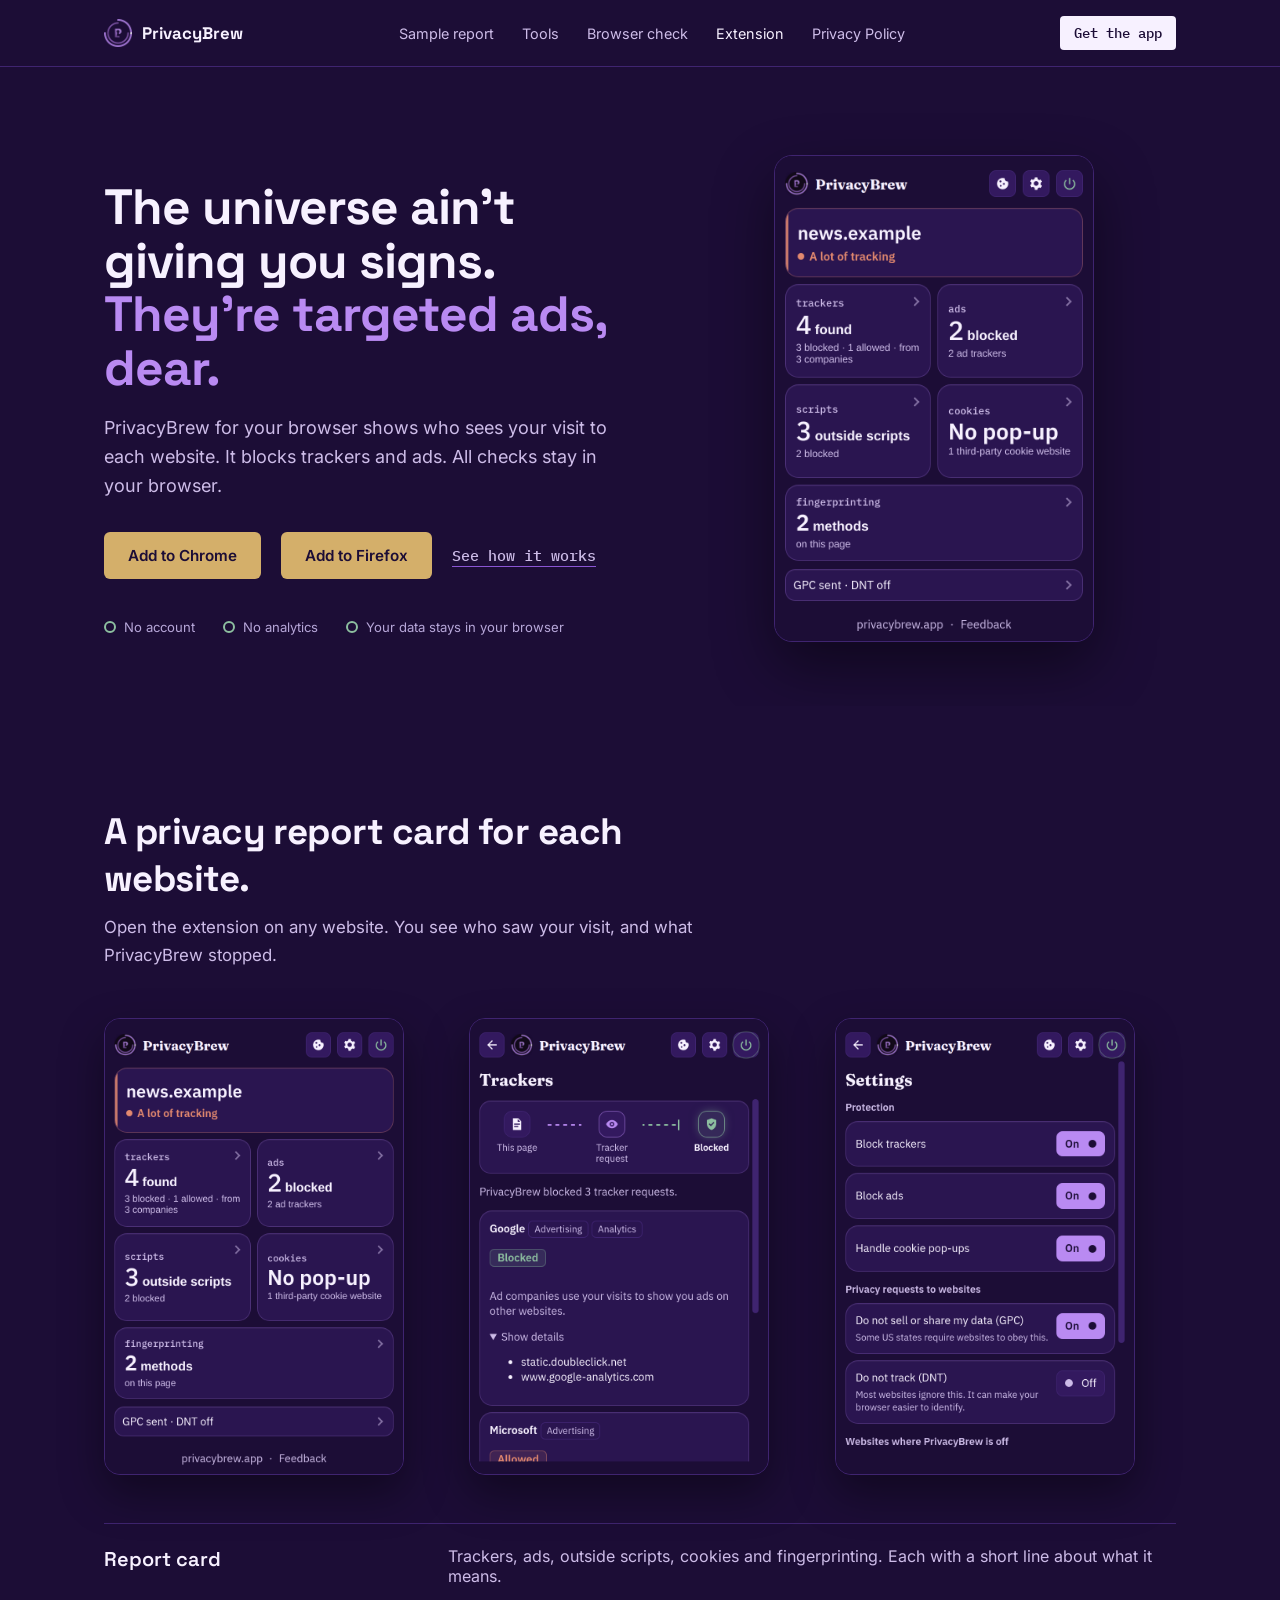
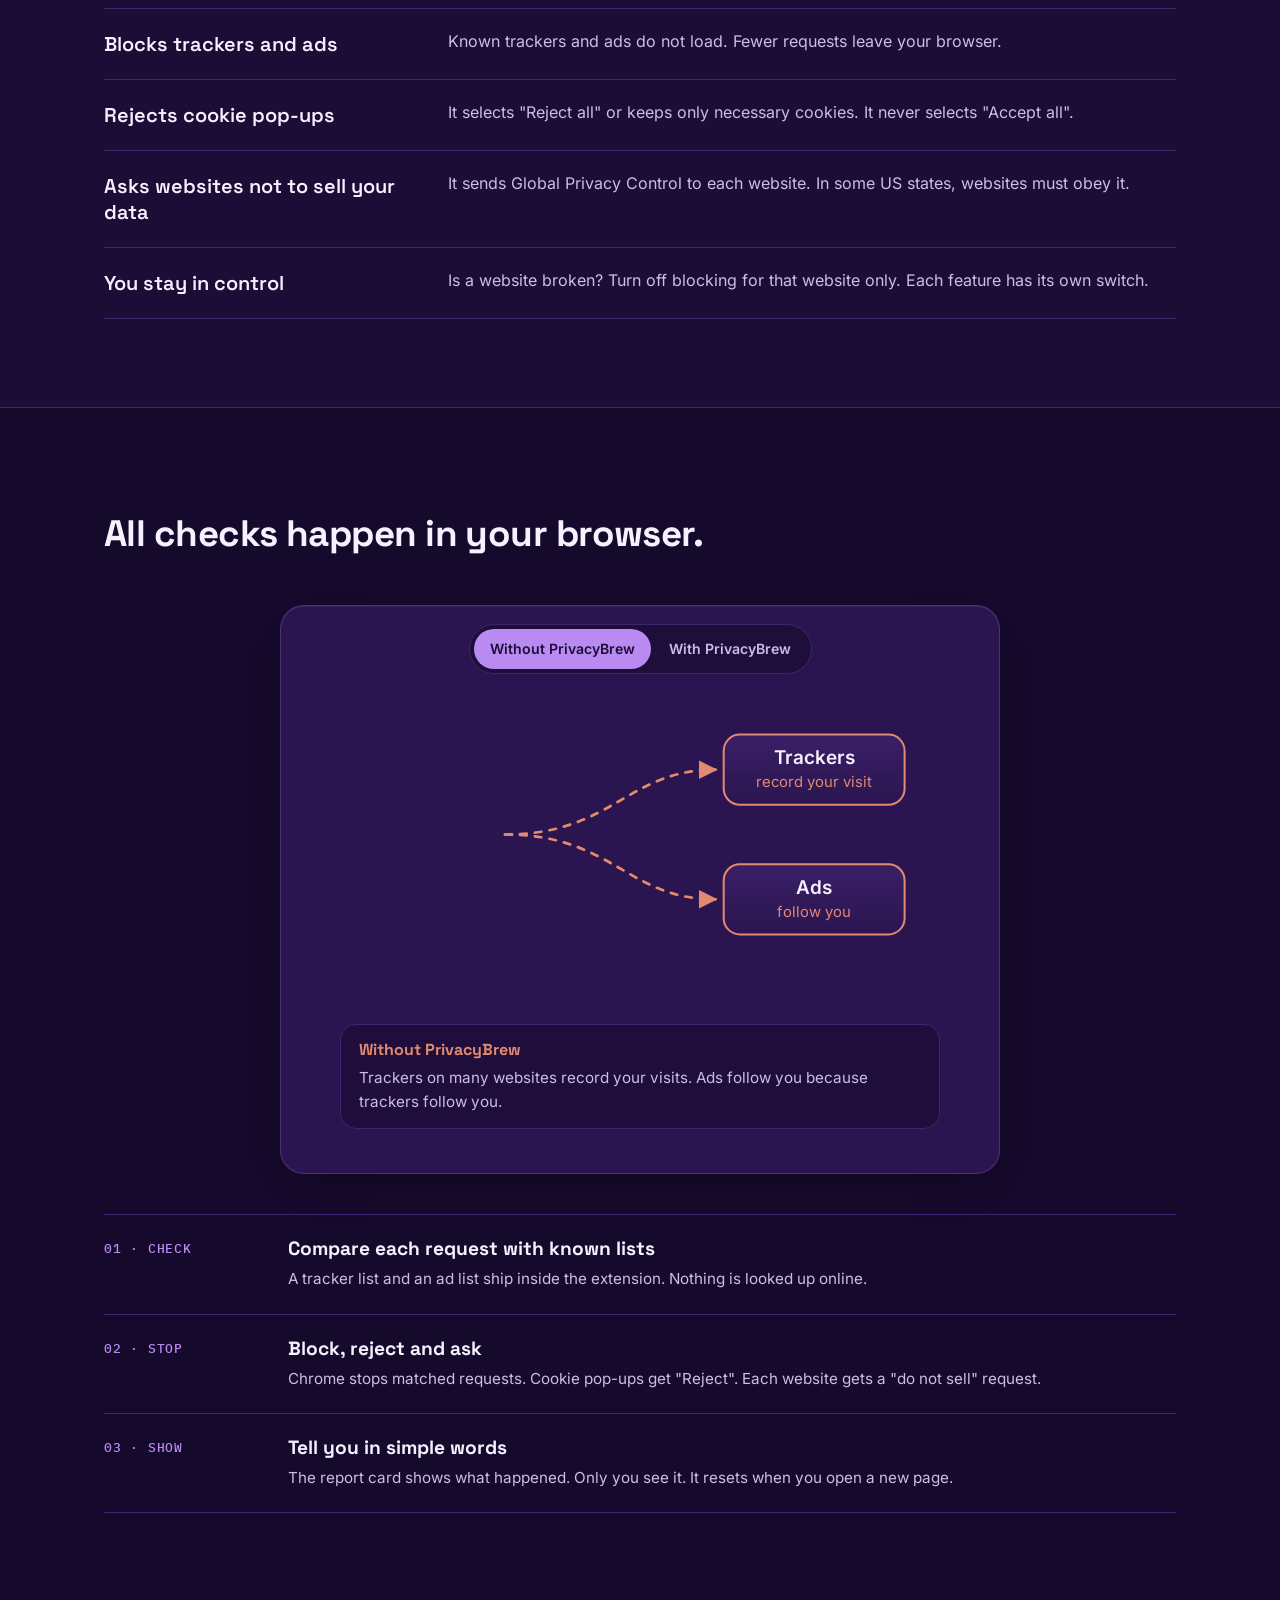
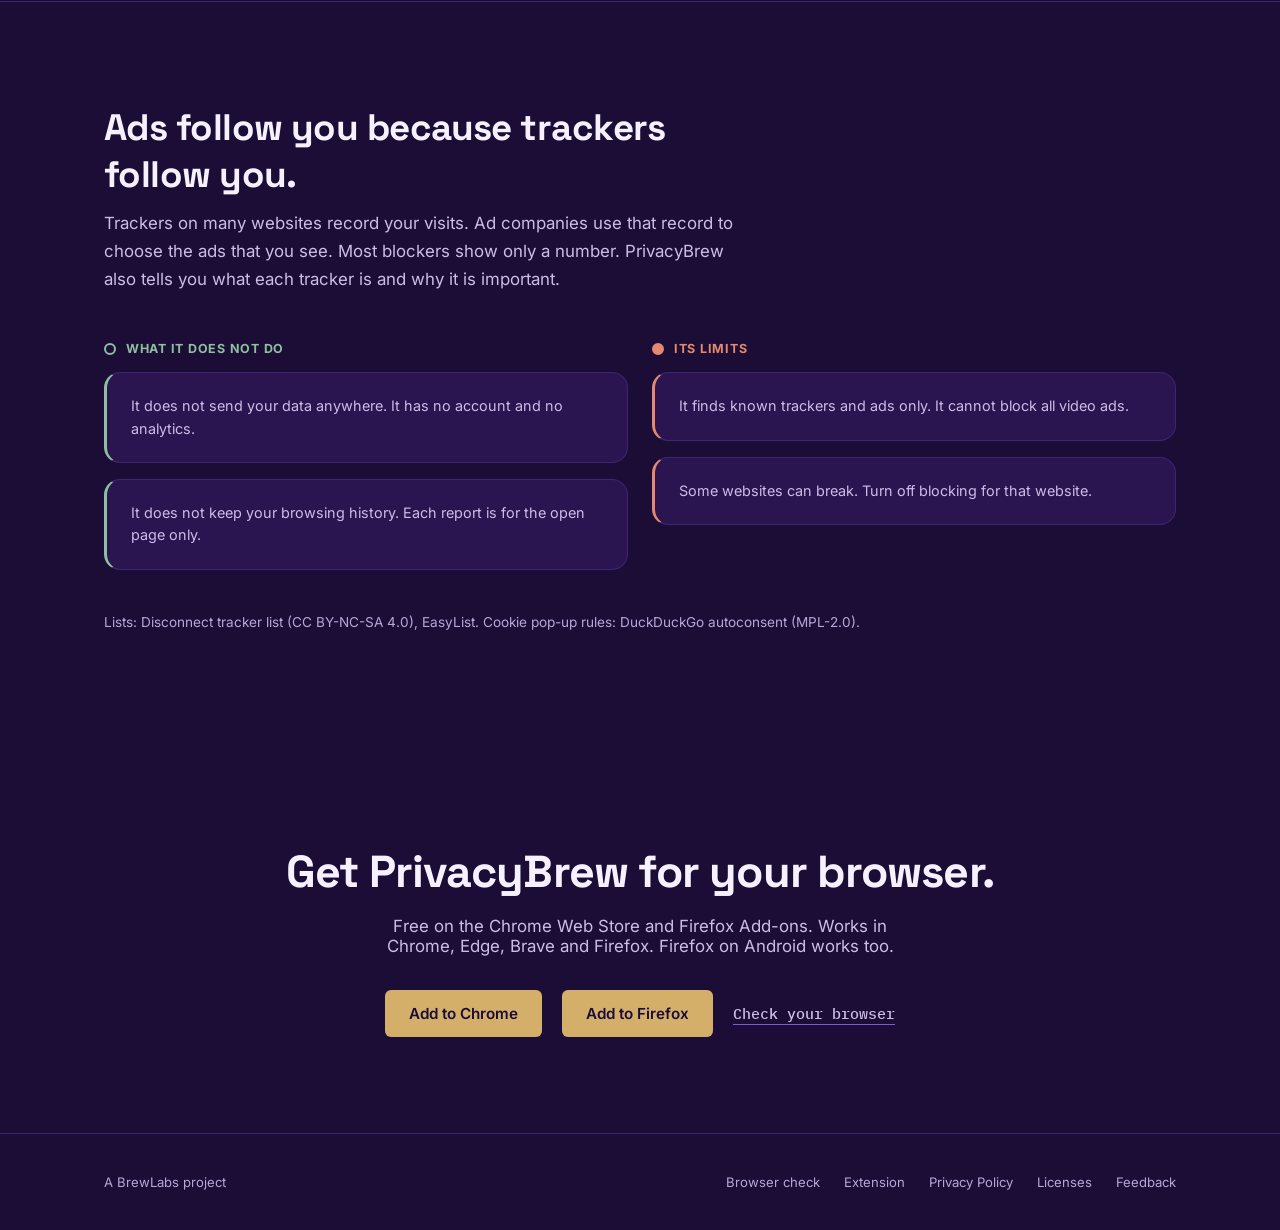
<file: extension.html>
<!DOCTYPE html>
<html lang="en">
<head>
<meta charset="UTF-8">
<meta name="viewport" content="width=device-width, initial-scale=1">
<meta name="color-scheme" content="dark">
<meta http-equiv="Content-Security-Policy" content="default-src 'self'; script-src 'self'; style-src 'self'; img-src 'self' data:; font-src 'self'; connect-src 'self'; base-uri 'none'; form-action 'none'">
<meta name="description" content="Free tracker and ad blocker for Chrome and Firefox. See a simple report card for each website and reject cookie pop-ups. No account and no analytics.">
<link rel="icon" type="image/png" href="assets/img/favicon-32.png">
<link rel="apple-touch-icon" href="assets/img/favicon-180.png">
<link rel="stylesheet" href="assets/css/style.css?v=20261114p">
<link rel="canonical" href="https://privacybrew.app/extension.html">
<meta property="og:site_name" content="PrivacyBrew">
<meta property="og:type" content="website">
<meta property="og:title" content="PrivacyBrew for Chrome and Firefox: tracker and ad blocker">
<meta property="og:description" content="Free tracker and ad blocker for Chrome and Firefox. See a simple report card for each website and reject cookie pop-ups. No account and no analytics.">
<meta property="og:url" content="https://privacybrew.app/extension.html">
<meta property="og:image" content="https://privacybrew.app/assets/img/og-image.png">
<meta property="og:image:width" content="1200">
<meta property="og:image:height" content="630">
<meta property="og:image:alt" content="PrivacyBrew logo and name">
<meta name="twitter:card" content="summary_large_image">
<title>PrivacyBrew for Chrome and Firefox: tracker and ad blocker</title>
</head>
<body>
  <svg class="dg-defs" aria-hidden="true" focusable="false"><defs><linearGradient id="pb-node" x1="0" y1="0" x2="0" y2="1"><stop offset="0" stop-color="#3a1f66"/><stop offset="1" stop-color="#2a1550"/></linearGradient><marker id="pb-a" viewBox="0 0 10 10" refX="9" refY="5" markerWidth="7" markerHeight="7" orient="auto-start-reverse"><path d="M0 0L10 5L0 10z" fill="#b98af2"/></marker><marker id="pb-t" viewBox="0 0 10 10" refX="9" refY="5" markerWidth="7" markerHeight="7" orient="auto-start-reverse"><path d="M0 0L10 5L0 10z" fill="#8dbfa0"/></marker><marker id="pb-w" viewBox="0 0 10 10" refX="9" refY="5" markerWidth="7" markerHeight="7" orient="auto-start-reverse"><path d="M0 0L10 5L0 10z" fill="#e3896f"/></marker></defs></svg>

  <nav class="nav">
    <div class="nav-inner">
      <a class="brand" href="/">
        <img src="assets/img/logo-mark.png" alt="">
        PrivacyBrew
      </a>
      <div class="nav-links" id="nav-links">
        <a href="/#report">Sample report</a>
        <a href="/#tools">Tools</a>
        <a href="/check.html">Browser check</a>
        <a href="/extension.html" aria-current="page">Extension</a>
        <a href="/privacy.html">Privacy Policy</a>
      </div>
      <a class="nav-cta" href="https://play.google.com/store/apps/details?id=com.brewlabs.privacybrew" target="_blank" rel="noopener">Get the app</a>
      <button class="nav-toggle" type="button" aria-expanded="false" aria-controls="nav-links" aria-label="Open menu">
        <span></span><span></span><span></span>
      </button>
    </div>
  </nav>

  <header class="hero ext-hero">
    <div class="wrap hero-grid">
      <div>
        <h1>The universe ain't giving you signs.<br><em>They're targeted ads, dear.</em></h1>
        <p class="hero-sub">
          PrivacyBrew for your browser shows who sees your visit to each
          website. It blocks trackers and ads. All checks stay in your browser.
        </p>
        <div class="hero-actions">
          <a class="btn btn-primary" href="https://chromewebstore.google.com/detail/privacybrew-tracker-ad-bl/hdhjekomkdacaliekmmdilaanalclhib" target="_blank" rel="noopener">Add to Chrome</a>
          <a class="btn btn-primary" href="https://addons.mozilla.org/en-US/firefox/addon/privacybrew/" target="_blank" rel="noopener">Add to Firefox</a>
          <a class="home-textlink" href="#how">See how it works</a>
        </div>
        <div class="hero-trust">
          <span>
            No account
          </span>
          <span>
            No analytics
          </span>
          <span>
            Your data stays in your browser
          </span>
        </div>
      </div>
      <div class="ext-shot">
        <img src="assets/img/extension/popup-home.png?v=20261111" width="380" height="580"
             alt="PrivacyBrew extension popup for a test page: trackers, ads, scripts, cookies and fingerprinting cards.">
      </div>
    </div>
  </header>

  <section id="what">
    <div class="wrap">
      <div class="section-head">
        <h2>A privacy report card for each website.</h2>
        <p>Open the extension on any website. You see who saw your visit, and what PrivacyBrew stopped.</p>
      </div>
      <div class="ext-gallery">
        <figure>
          <img src="assets/img/extension/popup-home.png?v=20261111" width="380" height="580" loading="lazy"
               alt="Home: one card each for trackers, ads, scripts, cookies and fingerprinting.">
        </figure>
        <figure>
          <img src="assets/img/extension/popup-detail-trackers.png?v=20261111" width="380" height="580" loading="lazy"
               alt="Trackers: each company, its category, and if PrivacyBrew blocked it.">
        </figure>
        <figure>
          <img src="assets/img/extension/popup-settings.png?v=20261111" width="380" height="580" loading="lazy"
               alt="Settings: switches for trackers, ads, cookie pop-ups and privacy requests.">
        </figure>
      </div>
      <dl class="ext-list">
        <div><dt>Report card</dt><dd>Trackers, ads, outside scripts, cookies and fingerprinting. Each with a short line about what it means.</dd></div>
        <div><dt>Blocks trackers and ads</dt><dd>Known trackers and ads do not load. Fewer requests leave your browser.</dd></div>
        <div><dt>Rejects cookie pop-ups</dt><dd>It selects "Reject all" or keeps only necessary cookies. It never selects "Accept all".</dd></div>
        <div><dt>Asks websites not to sell your data</dt><dd>It sends Global Privacy Control to each website. In some US states, websites must obey it.</dd></div>
        <div><dt>You stay in control</dt><dd>Is a website broken? Turn off blocking for that website only. Each feature has its own switch.</dd></div>
      </dl>
    </div>
  </section>

  <section id="how" class="statement">
    <div class="wrap">
      <div class="section-head">
        <h2>All checks happen in your browser.</h2>
      </div>
      <div class="ba glass" data-ba data-state="after"
           data-before-title="Without PrivacyBrew"
           data-before-text="Trackers on many websites record your visits. Ads follow you because trackers follow you.">
        <div class="ba-head">
          <div class="seg" role="group" aria-label="Compare">
            <button type="button" data-ba-set="before" aria-pressed="false">Without PrivacyBrew</button>
            <button type="button" data-ba-set="after" aria-pressed="true">With PrivacyBrew</button>
          </div>
        </div>
        <p class="sr-only" id="ext-how-desc">When you open a website, PrivacyBrew checks each request in your browser. It blocks trackers and ads, rejects cookie pop-ups and asks the website not to sell your data. Then it shows a report card.</p>
        <svg class="dg" viewBox="0 0 400 240" role="group" aria-labelledby="ext-how-desc">
          <g class="part p1"><rect class="n " x="4" y="82" width="92" height="56" rx="12" fill="url(#pb-node)"/><text class="t" x="50" y="106">Website</text><text class="ts" x="50" y="123">you open</text></g>
          <g class="ba-view ba-before"><path class="ln ln-w flow" d="M100 110 C180 110 190 62 256 62" marker-end="url(#pb-w)"/><path class="ln ln-w flow" d="M100 110 C180 110 190 158 256 158" marker-end="url(#pb-w)"/><rect class="n n-w" x="262" y="36" width="134" height="52" rx="12" fill="url(#pb-node)"/><text class="t" x="329" y="58">Trackers</text><text class="ts tw" x="329" y="75">record your visit</text><rect class="n n-w" x="262" y="132" width="134" height="52" rx="12" fill="url(#pb-node)"/><text class="t" x="329" y="154">Ads</text><text class="ts tw" x="329" y="171">follow you</text></g>
          <g class="ba-view ba-after"><g class="part p2"><line class="ln flow" x1="100" y1="110" x2="122" y2="110" marker-end="url(#pb-a)"/></g><g class="part p3"><g class="dg-node" role="button" tabindex="0" aria-pressed="true" aria-label="PrivacyBrew, in your browser" data-node="pb" data-step="1" data-title="PrivacyBrew" data-text="A tracker list and an ad list ship inside the extension. Nothing is looked up online."><rect class="n n-t" x="128" y="66" width="108" height="88" rx="14" fill="url(#pb-node)"/><text class="t tb" x="182" y="106">PrivacyBrew</text><text class="ts" x="182" y="124">in your browser</text></g></g><g class="part p4"><path class="ln ln-t flow" d="M240 110 C262 110 258 46 280 46" marker-end="url(#pb-t)"/><path class="ln ln-t flow" d="M240 110 H280" marker-end="url(#pb-t)"/><path class="ln ln-t flow" d="M240 110 C262 110 258 178 280 178" marker-end="url(#pb-t)"/></g><g class="part p5"><g class="dg-node" role="button" tabindex="0" aria-pressed="false" aria-label="Trackers, ads: blocked" data-node="trk" data-step="2" data-title="Trackers, ads: blocked" data-text="Known trackers and ads do not load. Fewer requests leave your browser."><rect class="n " x="286" y="24" width="110" height="44" rx="10" fill="url(#pb-node)"/><text class="t t-13" x="341" y="43">Trackers, ads</text><text class="ts tt" x="341" y="58">blocked</text></g></g><g class="part p6"><g class="dg-node" role="button" tabindex="0" aria-pressed="false" aria-label="Cookie pop-up: rejected" data-node="pop" data-step="2" data-title="Cookie pop-up: rejected" data-text="It selects &quot;Reject all&quot; or keeps only necessary cookies. It never selects &quot;Accept all&quot;."><rect class="n " x="286" y="90" width="110" height="44" rx="10" fill="url(#pb-node)"/><text class="t t-13" x="341" y="109">Cookie pop-up</text><text class="ts tt" x="341" y="124">rejected</text></g></g><g class="part p7"><g class="dg-node" role="button" tabindex="0" aria-pressed="false" aria-label="Do not sell: request sent" data-node="gpc" data-step="2" data-title="Do not sell: request sent" data-text="It sends Global Privacy Control to each website. In some US states, websites must obey it."><rect class="n " x="286" y="156" width="110" height="44" rx="10" fill="url(#pb-node)"/><text class="t t-13" x="341" y="175">Do not sell</text><text class="ts tt" x="341" y="190">request sent</text></g></g><g class="part p8"><line class="ln flow" x1="182" y1="158" x2="182" y2="180" marker-end="url(#pb-a)"/><g class="dg-node" role="button" tabindex="0" aria-pressed="false" aria-label="Report card, for you only" data-node="rc" data-step="3" data-title="Report card" data-text="The report card shows what happened. Only you see it. It resets when you open a new page."><rect class="n n-a" x="122" y="186" width="120" height="48" rx="12" fill="url(#pb-node)"/><text class="t t-13 tb" x="182" y="207">Report card</text><text class="ts" x="182" y="223">for you only</text></g></g></g>
        </svg>
        <div class="dg-detail" aria-live="polite">
          <h3 data-detail-title>PrivacyBrew</h3>
          <p data-detail-text>A tracker list and an ad list ship inside the extension. Nothing is looked up online.</p>
        </div>
        <p class="dg-hint">Select a box to see what it does.</p>
      </div>
      <div class="steps">
        <div class="step is-active" data-step-card="1">
          <div class="step-header">
            <span class="num">01 · CHECK</span>
            <h3>Compare each request with known lists</h3>
          </div>
          <p>A tracker list and an ad list ship inside the extension. Nothing is looked up online.</p>
        </div>
        <div class="step" data-step-card="2">
          <div class="step-header">
            <span class="num">02 · STOP</span>
            <h3>Block, reject and ask</h3>
          </div>
          <p>Chrome stops matched requests. Cookie pop-ups get "Reject". Each website gets a "do not sell" request.</p>
        </div>
        <div class="step" data-step-card="3">
          <div class="step-header">
            <span class="num">03 · SHOW</span>
            <h3>Tell you in simple words</h3>
          </div>
          <p>The report card shows what happened. Only you see it. It resets when you open a new page.</p>
        </div>
      </div>
    </div>
  </section>

  <section id="why">
    <div class="wrap">
      <div class="section-head">
        <h2>Ads follow you because trackers follow you.</h2>
        <p>Trackers on many websites record your visits. Ad companies use that record to choose the ads that you see.
        Most blockers show only a number. PrivacyBrew also tells you what each tracker is and why it is important.</p>
      </div>
      <div class="compare-grid">
        <div>
          <div class="compare-col-label expected">
            What it does not do
          </div>
          <div class="compare-card"><p>It does not send your data anywhere. It has no account and no analytics.</p></div>
          <div class="compare-card"><p>It does not keep your browsing history. Each report is for the open page only.</p></div>
        </div>
        <div>
          <div class="compare-col-label flag">
            Its limits
          </div>
          <div class="compare-card flag"><p>It finds known trackers and ads only. It cannot block all video ads.</p></div>
          <div class="compare-card flag"><p>Some websites can break. Turn off blocking for that website.</p></div>
        </div>
      </div>
      <p class="credits">Lists: Disconnect tracker list (CC BY-NC-SA 4.0), EasyList.
        Cookie pop-up rules: DuckDuckGo autoconsent (MPL-2.0).</p>
    </div>
  </section>

  <section id="cta" class="cta">
    <div class="wrap">
      <h2>Get PrivacyBrew for your browser.</h2>
      <p>Free on the Chrome Web Store and Firefox Add-ons. Works in Chrome, Edge, Brave and Firefox. Firefox on Android works too.</p>
      <div class="hero-actions cta-actions">
        <a class="btn btn-primary" href="https://chromewebstore.google.com/detail/privacybrew-tracker-ad-bl/hdhjekomkdacaliekmmdilaanalclhib" target="_blank" rel="noopener">Add to Chrome</a>
        <a class="btn btn-primary" href="https://addons.mozilla.org/en-US/firefox/addon/privacybrew/" target="_blank" rel="noopener">Add to Firefox</a>
        <a class="home-textlink" href="/check.html">Check your browser</a>
      </div>
    </div>
  </section>

  <footer class="footer">
    <div class="wrap footer-inner">
      <div>A BrewLabs project</div>
      <div class="footer-links">
        <a href="/check.html">Browser check</a>
        <a href="/extension.html">Extension</a>
        <a href="/privacy.html">Privacy Policy</a>
        <a href="/licenses.html">Licenses</a>
        <a href="/feedback.html">Feedback</a>
      </div>
    </div>
  </footer>

  <script src="assets/js/main.js?v=20261019a"></script>
</body>
</html>
</file>
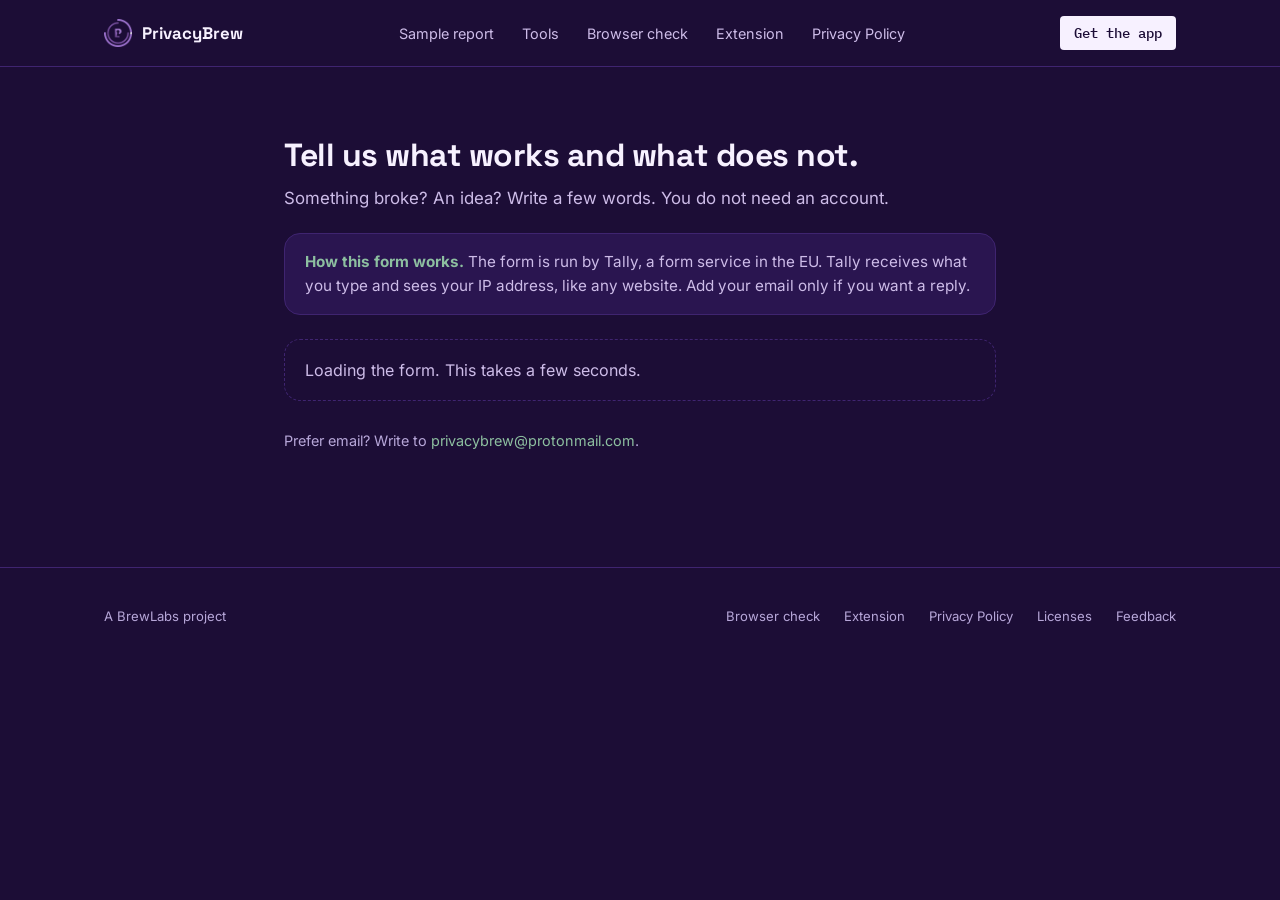
<file: feedback.html>
<!DOCTYPE html>
<html lang="en">
<head>
<meta charset="UTF-8">
<meta name="viewport" content="width=device-width, initial-scale=1">
<meta name="color-scheme" content="dark">
<!-- Our own files only, plus the Tally feedback form in a frame. -->
<meta http-equiv="Content-Security-Policy" content="default-src 'self'; script-src 'self'; style-src 'self'; img-src 'self' data:; frame-src https://tally.so; connect-src 'self'; base-uri 'none'; form-action 'none'">
<meta name="referrer" content="no-referrer">
<meta name="robots" content="noindex">
<meta name="description" content="Send feedback about PrivacyBrew.">
<link rel="icon" type="image/png" href="assets/img/favicon-32.png">
<link rel="apple-touch-icon" href="assets/img/favicon-180.png">
<link rel="stylesheet" href="assets/css/style.css?v=20261114p">
<title>Feedback | PrivacyBrew</title>
</head>
<body>

  <nav class="nav">
    <div class="nav-inner">
      <a class="brand" href="/">
        <img src="assets/img/logo-mark.png" alt="">
        PrivacyBrew
      </a>
      <div class="nav-links" id="nav-links">
        <a href="/#report">Sample report</a>
        <a href="/#tools">Tools</a>
        <a href="/check.html">Browser check</a>
        <a href="/extension.html">Extension</a>
        <a href="/privacy.html">Privacy Policy</a>
      </div>
      <a class="nav-cta" href="https://play.google.com/store/apps/details?id=com.brewlabs.privacybrew" target="_blank" rel="noopener">Get the app</a>
      <button class="nav-toggle" type="button" aria-expanded="false" aria-controls="nav-links" aria-label="Open menu">
        <span></span><span></span><span></span>
      </button>
    </div>
  </nav>

  <main class="check feedback">
    <div class="wrap">
      <h1>Tell us what works and what does not.</h1>
      <p class="check-lead">Something broke? An idea? Write a few words. You do not need an account.</p>

      <div class="check-promise">
        <strong>How this form works.</strong> The form is run by Tally, a form service in the EU.
        Tally receives what you type and sees your IP address, like any website.
        Add your email only if you want a reply.
      </div>

      <div class="feedback-shared" id="feedback-shared" hidden>
        <p><strong>You chose to share:</strong></p>
        <div class="feedback-shared-list"></div>
      </div>

      <div id="feedback-status" class="feedback-status" role="status">
        <p id="feedback-status-text">Loading the form. This takes a few seconds.</p>
        <p id="feedback-status-fix" hidden>Your connection or a content blocker can stop the form.
          <button type="button" id="feedback-retry" class="btn btn-ghost">Try again</button>
          Or write to <a href="mailto:privacybrew@protonmail.com">privacybrew@protonmail.com</a>.</p>
      </div>
      <iframe id="feedback-frame" class="feedback-frame waiting" title="PrivacyBrew feedback form"></iframe>

      <p class="check-footnote">Prefer email? Write to <a href="mailto:privacybrew@protonmail.com">privacybrew@protonmail.com</a>.</p>
    </div>
  </main>

  <footer class="footer">
    <div class="wrap footer-inner">
      <div>A BrewLabs project</div>
      <div class="footer-links">
        <a href="/check.html">Browser check</a>
        <a href="/extension.html">Extension</a>
        <a href="/privacy.html">Privacy Policy</a>
        <a href="/licenses.html">Licenses</a>
        <a href="/feedback.html">Feedback</a>
      </div>
    </div>
  </footer>

  <script src="assets/js/main.js?v=20261019a"></script>
  <script src="assets/js/feedback.js?v=20261110a"></script>
</body>
</html>
</file>
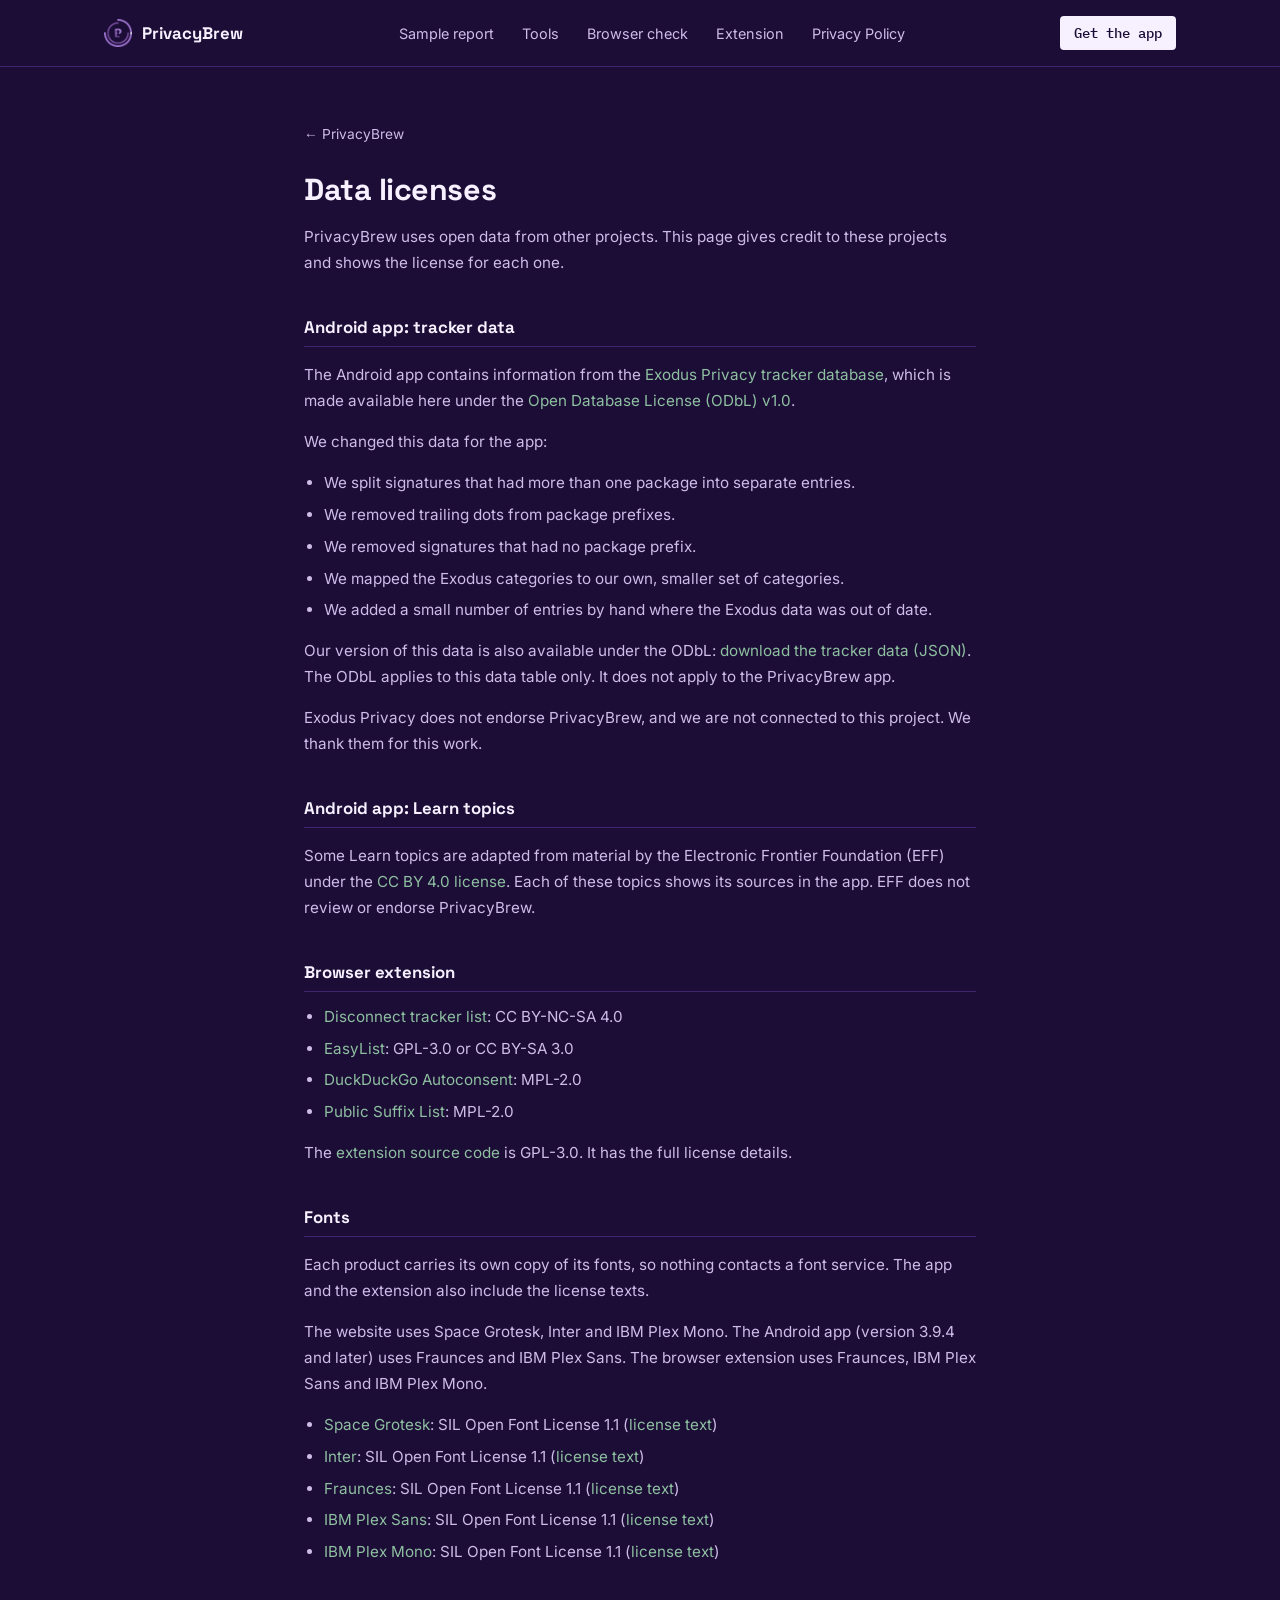
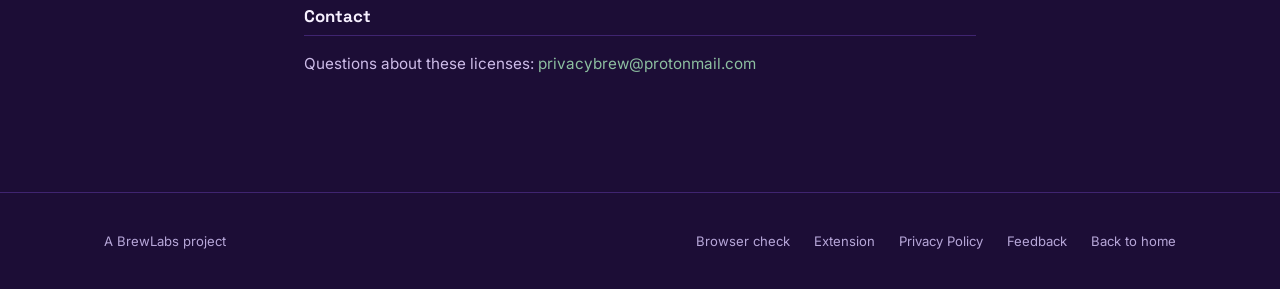
<file: licenses.html>
<!DOCTYPE html>
<html lang="en">
<head>
<meta charset="UTF-8">
<meta name="viewport" content="width=device-width, initial-scale=1">
<meta name="color-scheme" content="dark">
<!-- Our own files only. -->
<meta http-equiv="Content-Security-Policy" content="default-src 'self'; script-src 'self'; style-src 'self'; img-src 'self' data:; connect-src 'self'; base-uri 'none'; form-action 'none'">
<meta name="referrer" content="no-referrer">
<meta name="description" content="The open data that PrivacyBrew uses, with credits and licenses.">
<link rel="icon" type="image/png" href="assets/img/favicon-32.png">
<link rel="apple-touch-icon" href="assets/img/favicon-180.png">
<link rel="stylesheet" href="assets/css/style.css?v=20261114p">
<link rel="canonical" href="https://privacybrew.app/licenses.html">
<meta property="og:site_name" content="PrivacyBrew">
<meta property="og:type" content="website">
<meta property="og:title" content="Data licenses | PrivacyBrew">
<meta property="og:description" content="The open data that PrivacyBrew uses, with credits and licenses.">
<meta property="og:url" content="https://privacybrew.app/licenses.html">
<meta property="og:image" content="https://privacybrew.app/assets/img/og-image.png">
<meta property="og:image:width" content="1200">
<meta property="og:image:height" content="630">
<meta property="og:image:alt" content="PrivacyBrew logo and name">
<meta name="twitter:card" content="summary_large_image">
<title>Data licenses | PrivacyBrew</title>
</head>
<body>

  <nav class="nav">
    <div class="nav-inner">
      <a class="brand" href="/">
        <img src="assets/img/logo-mark.png" alt="">
        PrivacyBrew
      </a>
      <div class="nav-links" id="nav-links">
        <a href="/#report">Sample report</a>
        <a href="/#tools">Tools</a>
        <a href="/check.html">Browser check</a>
        <a href="/extension.html">Extension</a>
        <a href="/privacy.html">Privacy Policy</a>
      </div>
      <a class="nav-cta" href="https://play.google.com/store/apps/details?id=com.brewlabs.privacybrew" target="_blank" rel="noopener">Get the app</a>
      <button class="nav-toggle" type="button" aria-expanded="false" aria-controls="nav-links" aria-label="Open menu">
        <span></span><span></span><span></span>
      </button>
    </div>
  </nav>

  <main class="legal">
    <div class="wrap">
      <a class="legal-back" href="/">← PrivacyBrew</a>
      <h1>Data licenses</h1>
      <p>PrivacyBrew uses open data from other projects. This page gives credit
      to these projects and shows the license for each one.</p>

      <h2>Android app: tracker data</h2>
      <p>The Android app contains information from the
      <a href="https://reports.exodus-privacy.eu.org/en/trackers/" target="_blank" rel="noopener">Exodus Privacy tracker database</a>,
      which is made available here under the
      <a href="https://opendatacommons.org/licenses/odbl/1-0/" target="_blank" rel="noopener">Open Database License (ODbL) v1.0</a>.</p>
      <p>We changed this data for the app:</p>
      <ul>
        <li>We split signatures that had more than one package into separate entries.</li>
        <li>We removed trailing dots from package prefixes.</li>
        <li>We removed signatures that had no package prefix.</li>
        <li>We mapped the Exodus categories to our own, smaller set of categories.</li>
        <li>We added a small number of entries by hand where the Exodus data was out of date.</li>
      </ul>
      <p>Our version of this data is also available under the ODbL:
      <a href="/data/tracker-signatures.json">download the tracker data (JSON)</a>.
      The ODbL applies to this data table only. It does not apply to the
      PrivacyBrew app.</p>
      <p>Exodus Privacy does not endorse PrivacyBrew, and we are not connected to
      this project. We thank them for this work.</p>

      <h2>Android app: Learn topics</h2>
      <p>Some Learn topics are adapted from material by the Electronic Frontier
      Foundation (EFF) under the
      <a href="https://creativecommons.org/licenses/by/4.0/" target="_blank" rel="noopener">CC BY 4.0 license</a>.
      Each of these topics shows its sources in the app. EFF does not review or
      endorse PrivacyBrew.</p>

      <h2>Browser extension</h2>
      <ul>
        <li><a href="https://github.com/disconnectme/disconnect-tracking-protection" target="_blank" rel="noopener">Disconnect tracker list</a>: CC BY-NC-SA 4.0</li>
        <li><a href="https://easylist.to/" target="_blank" rel="noopener">EasyList</a>: GPL-3.0 or CC BY-SA 3.0</li>
        <li><a href="https://github.com/duckduckgo/autoconsent" target="_blank" rel="noopener">DuckDuckGo Autoconsent</a>: MPL-2.0</li>
        <li><a href="https://publicsuffix.org/" target="_blank" rel="noopener">Public Suffix List</a>: MPL-2.0</li>
      </ul>
      <p>The
      <a href="https://github.com/privacybrew/privacybrew-extension" target="_blank" rel="noopener">extension source code</a>
      is GPL-3.0. It has the full license details.</p>

      <h2>Fonts</h2>
      <p>Each product carries its own copy of its fonts, so nothing contacts a
      font service. The app and the extension also include the license texts.</p>
      <p>The website uses Space Grotesk, Inter and IBM Plex Mono. The Android
      app (version 3.9.4 and later) uses Fraunces and IBM Plex Sans. The browser
      extension uses Fraunces, IBM Plex Sans and IBM Plex Mono.</p>
      <ul>
        <li><a href="https://github.com/floriankarsten/space-grotesk" target="_blank" rel="noopener">Space Grotesk</a>: SIL Open Font License 1.1 (<a href="/assets/fonts/OFL-spacegrotesk.txt">license text</a>)</li>
        <li><a href="https://github.com/rsms/inter" target="_blank" rel="noopener">Inter</a>: SIL Open Font License 1.1 (<a href="/assets/fonts/OFL-inter.txt">license text</a>)</li>
        <li><a href="https://github.com/undercasetype/Fraunces" target="_blank" rel="noopener">Fraunces</a>: SIL Open Font License 1.1 (<a href="/assets/fonts/OFL-fraunces.txt">license text</a>)</li>
        <li><a href="https://github.com/IBM/plex" target="_blank" rel="noopener">IBM Plex Sans</a>: SIL Open Font License 1.1 (<a href="/assets/fonts/OFL-ibmplexsans.txt">license text</a>)</li>
        <li><a href="https://github.com/IBM/plex" target="_blank" rel="noopener">IBM Plex Mono</a>: SIL Open Font License 1.1 (<a href="/assets/fonts/OFL-ibmplexmono.txt">license text</a>)</li>
      </ul>

      <h2>Contact</h2>
      <p>Questions about these licenses: <a href="mailto:privacybrew@protonmail.com">privacybrew@protonmail.com</a></p>
    </div>
  </main>

  <footer class="footer">
    <div class="wrap footer-inner">
      <div>A BrewLabs project</div>
      <div class="footer-links">
        <a href="/check.html">Browser check</a>
        <a href="/extension.html">Extension</a>
        <a href="/privacy.html">Privacy Policy</a>
        <a href="/feedback.html">Feedback</a>
        <a href="/">Back to home</a>
      </div>
    </div>
  </footer>

  <script src="assets/js/main.js?v=20261019a"></script>
</body>
</html>
</file>
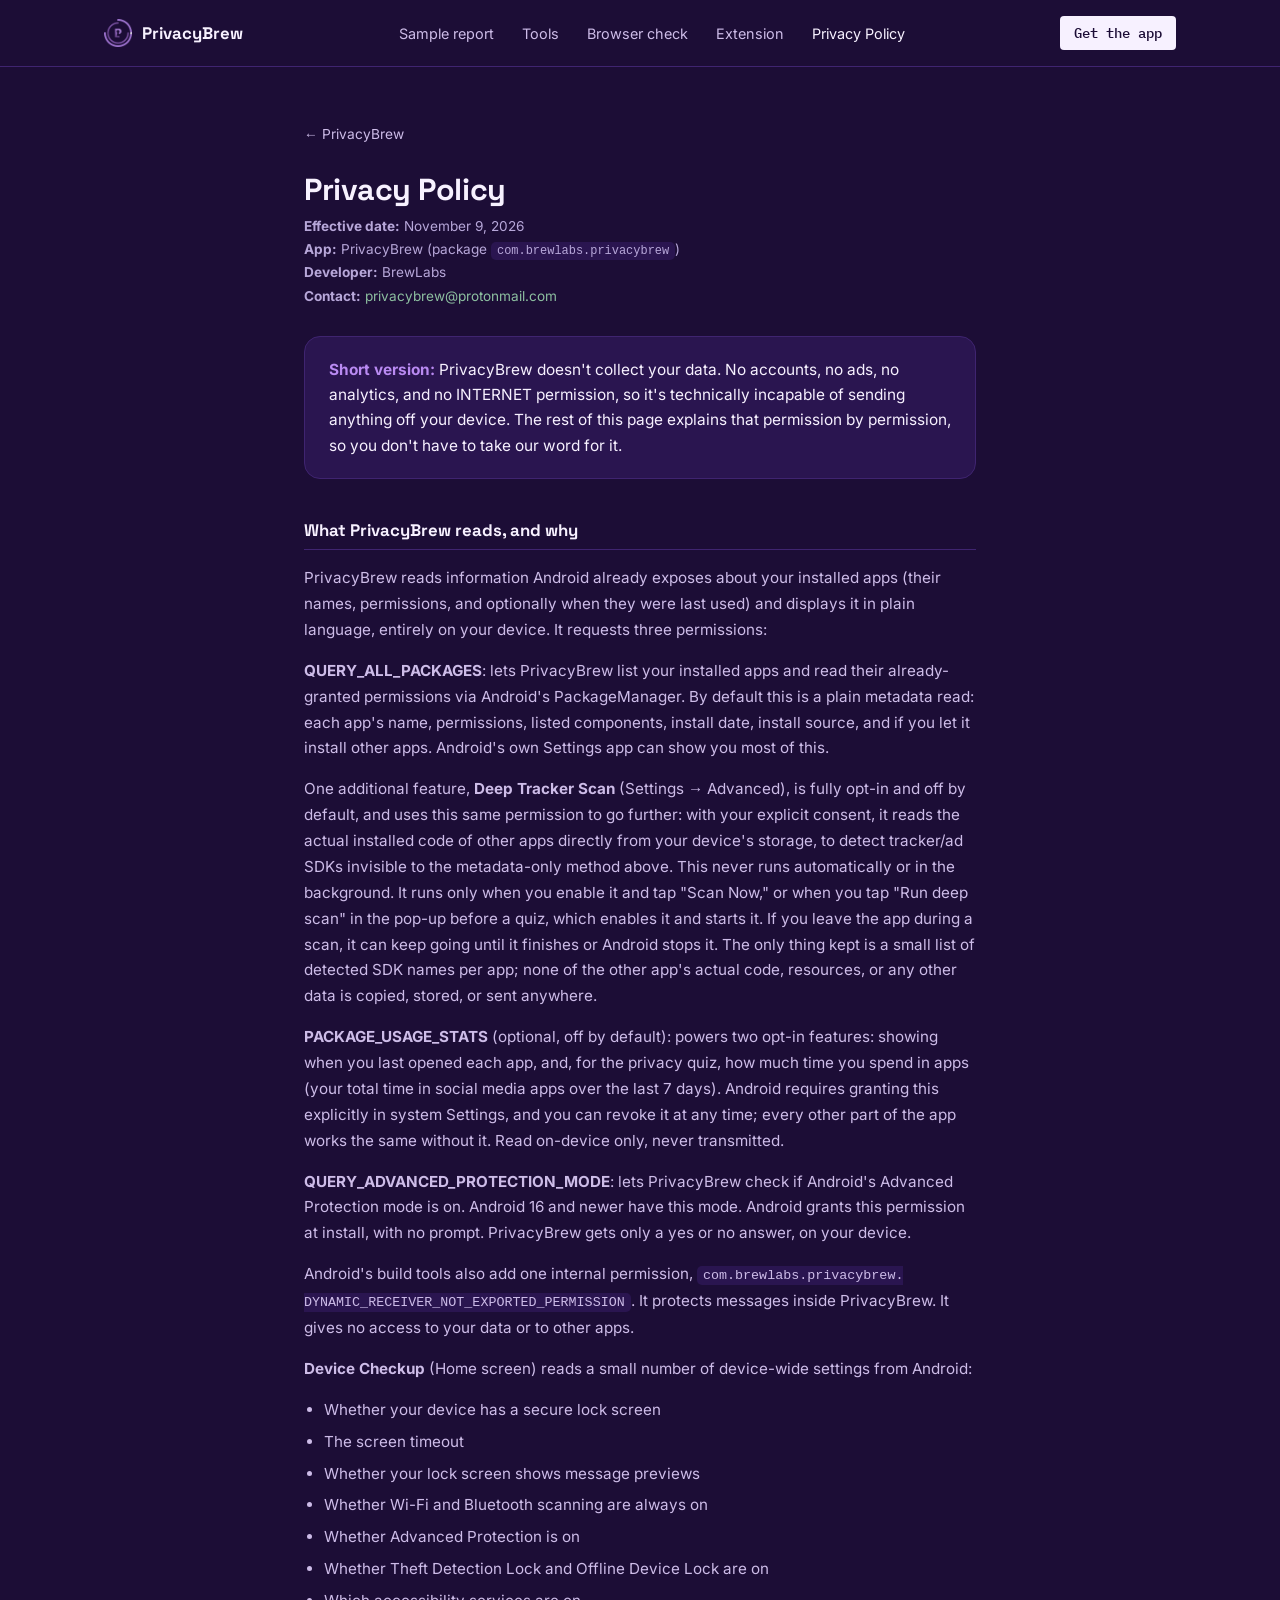
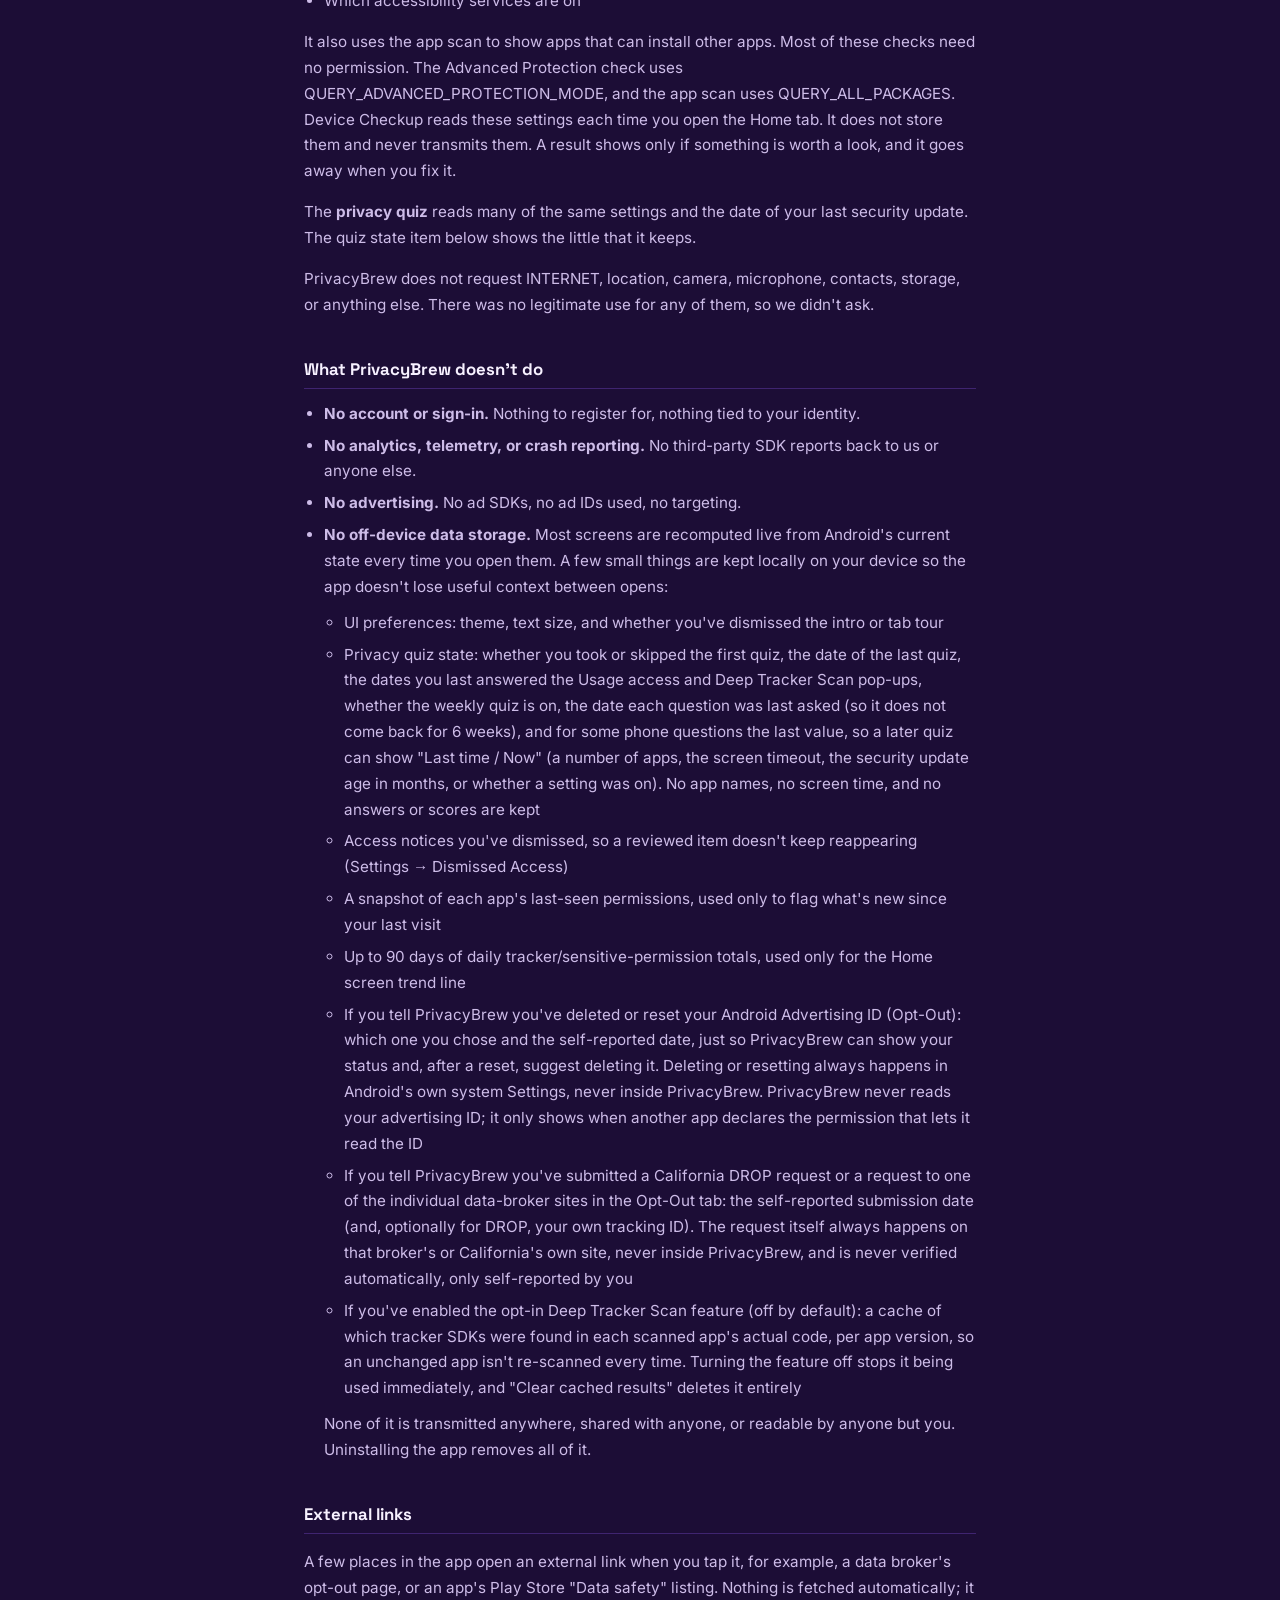
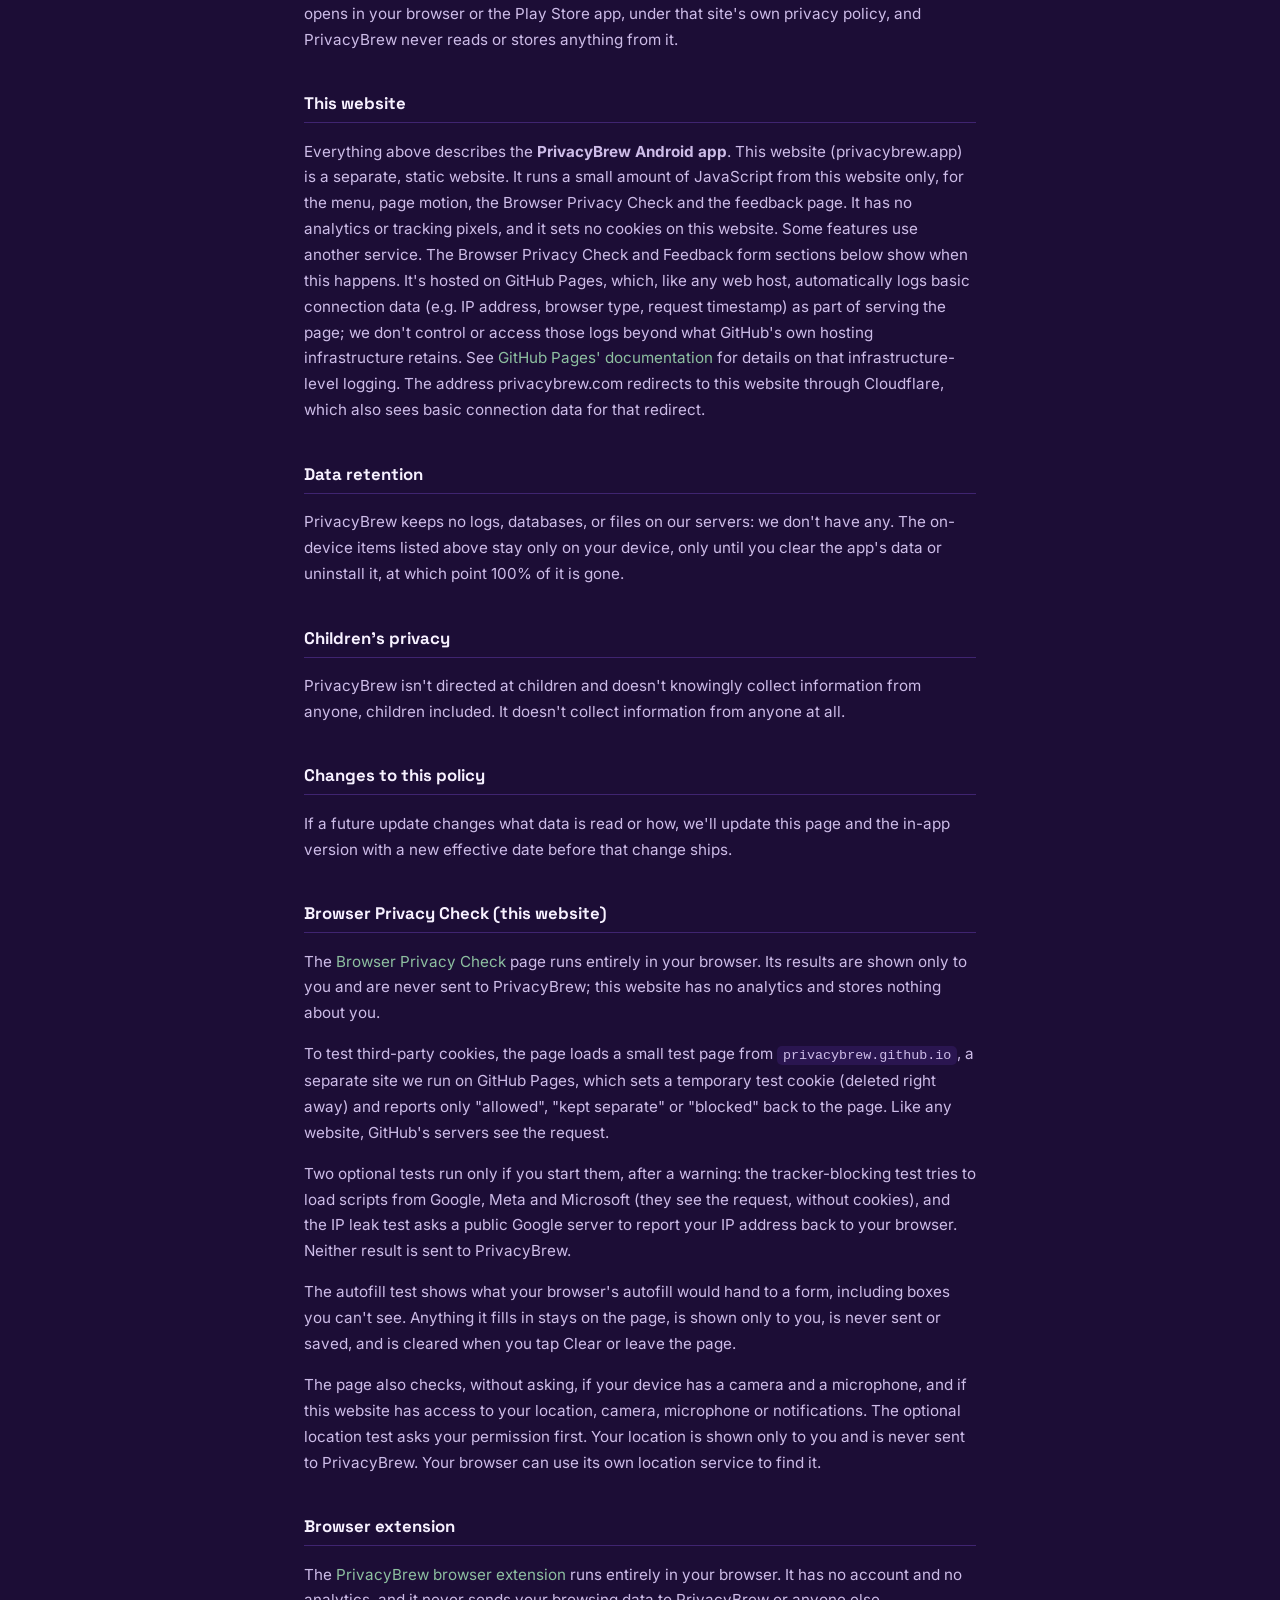
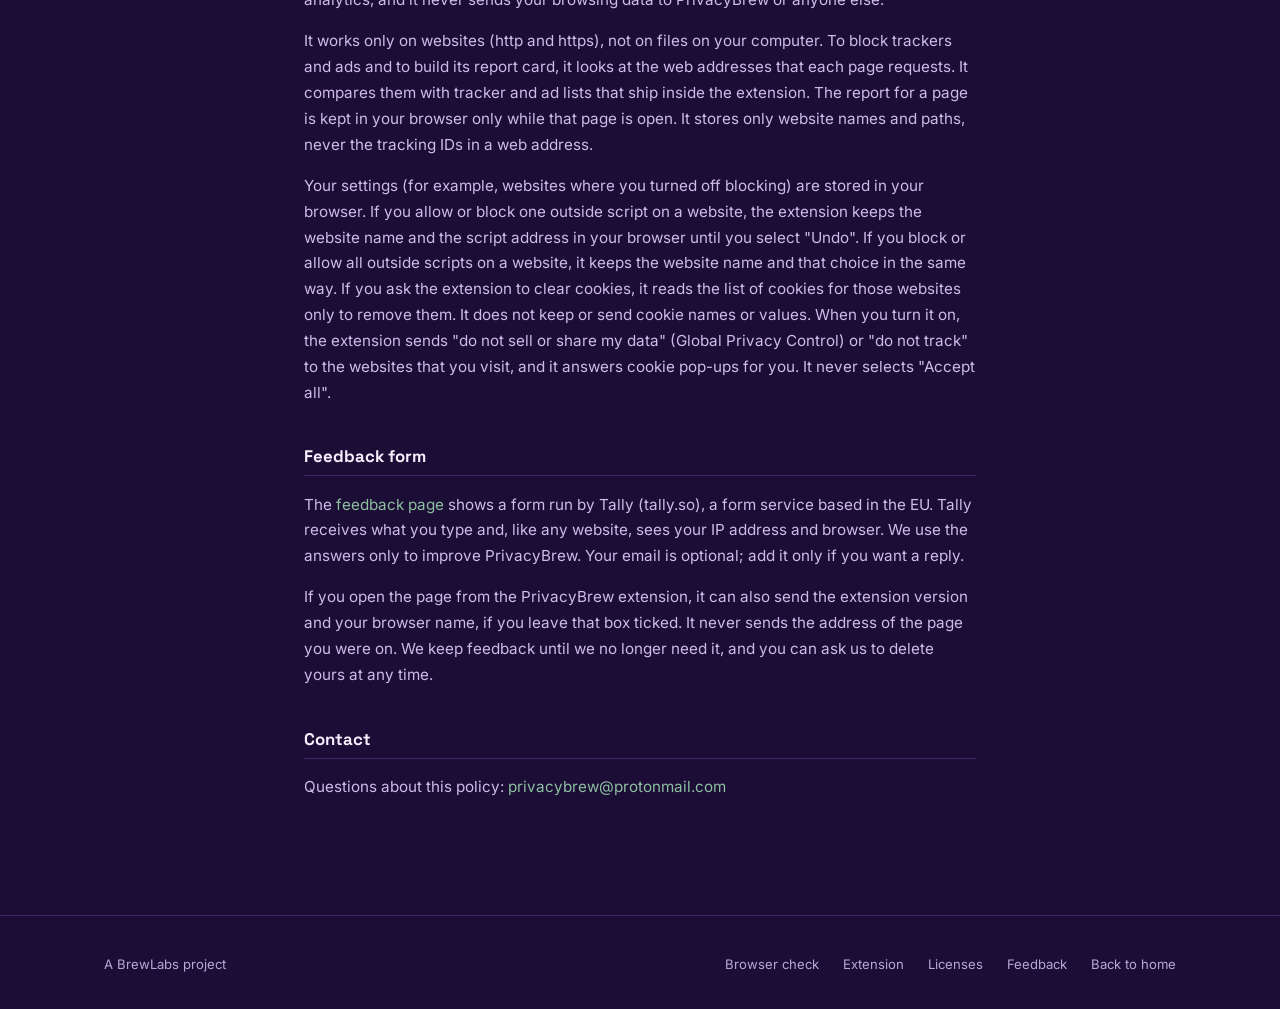
<file: privacy.html>
<!DOCTYPE html>
<html lang="en">
<head>
<meta charset="UTF-8">
<meta name="viewport" content="width=device-width, initial-scale=1">
<meta name="color-scheme" content="dark">
<meta http-equiv="Content-Security-Policy" content="default-src 'self'; script-src 'self'; style-src 'self'; img-src 'self' data:; font-src 'self'; connect-src 'self'; base-uri 'none'; form-action 'none'">
<meta name="description" content="PrivacyBrew's Privacy Policy: no accounts, no analytics, no ads, no INTERNET permission. Everything is read and shown entirely on your device.">
<link rel="icon" type="image/png" href="assets/img/favicon-32.png">
<link rel="apple-touch-icon" href="assets/img/favicon-180.png">
<link rel="stylesheet" href="assets/css/style.css?v=20261114p">
<link rel="canonical" href="https://privacybrew.app/privacy.html">
<meta property="og:site_name" content="PrivacyBrew">
<meta property="og:type" content="website">
<meta property="og:title" content="Privacy Policy | PrivacyBrew">
<meta property="og:description" content="PrivacyBrew's Privacy Policy: no accounts, no analytics, no ads, no INTERNET permission. Everything is read and shown entirely on your device.">
<meta property="og:url" content="https://privacybrew.app/privacy.html">
<meta property="og:image" content="https://privacybrew.app/assets/img/og-image.png">
<meta property="og:image:width" content="1200">
<meta property="og:image:height" content="630">
<meta property="og:image:alt" content="PrivacyBrew logo and name">
<meta name="twitter:card" content="summary_large_image">
<title>Privacy Policy | PrivacyBrew</title>
</head>
<body>

  <nav class="nav">
    <div class="nav-inner">
      <a class="brand" href="/">
        <img src="assets/img/logo-mark.png" alt="">
        PrivacyBrew
      </a>
      <div class="nav-links" id="nav-links">
        <a href="/#report">Sample report</a>
        <a href="/#tools">Tools</a>
        <a href="/check.html">Browser check</a>
        <a href="/extension.html">Extension</a>
        <a href="/privacy.html" aria-current="page">Privacy Policy</a>
      </div>
      <a class="nav-cta" href="https://play.google.com/store/apps/details?id=com.brewlabs.privacybrew" target="_blank" rel="noopener">Get the app</a>
      <button class="nav-toggle" type="button" aria-expanded="false" aria-controls="nav-links" aria-label="Open menu">
        <span></span><span></span><span></span>
      </button>
    </div>
  </nav>

  <main class="legal">
    <div class="wrap">
      <a class="legal-back" href="/">← PrivacyBrew</a>
      <h1>Privacy Policy</h1>
      <div class="legal-meta">
        <div><strong>Effective date:</strong> November 9, 2026</div>
        <div><strong>App:</strong> PrivacyBrew (package <code>com.brewlabs.privacybrew</code>)</div>
        <div><strong>Developer:</strong> BrewLabs</div>
        <div><strong>Contact:</strong> <a href="mailto:privacybrew@protonmail.com">privacybrew@protonmail.com</a></div>
      </div>

      <div class="tldr">
        <strong>Short version:</strong> PrivacyBrew doesn't collect your
        data. No accounts, no ads, no analytics, and no INTERNET
        permission, so it's technically incapable of sending anything off
        your device. The rest of this page explains that permission by
        permission, so you don't have to take our word for it.
      </div>

      <h2>What PrivacyBrew reads, and why</h2>
      <p>PrivacyBrew reads information Android already exposes about your
      installed apps (their names, permissions, and optionally when they
      were last used) and displays it in plain language, entirely on your
      device. It requests three permissions:</p>
      <p><strong>QUERY_ALL_PACKAGES</strong>: lets PrivacyBrew list your
      installed apps and read their already-granted permissions via
      Android's PackageManager. By default this is a plain metadata read:
      each app's name, permissions, listed components, install date, install
      source, and if you let it install other apps. Android's own Settings
      app can show you most of this.</p>
      <p>One additional feature, <strong>Deep Tracker Scan</strong>
      (Settings → Advanced), is fully opt-in and off by default, and uses
      this same permission to go further: with your explicit consent, it
      reads the actual installed code of other apps directly from your
      device's storage, to detect tracker/ad SDKs invisible to the
      metadata-only method above. This never runs automatically or in the
      background. It runs only when you enable it and tap "Scan Now," or when you
      tap "Run deep scan" in the pop-up before a quiz, which enables it and
      starts it. If you leave the app during a scan, it can keep going
      until it finishes or Android stops it. The only thing kept is a small list of detected SDK names per app; none of
      the other app's actual code, resources, or any other data is copied,
      stored, or sent anywhere.</p>
      <p><strong>PACKAGE_USAGE_STATS</strong> (optional, off by default):
      powers two opt-in features: showing when you last opened each app,
      and, for the privacy quiz, how much time you spend in apps (your
      total time in social media apps over the last 7 days). Android
      requires granting this explicitly in system Settings, and you can
      revoke it at any time; every other part of the app works the same
      without it. Read on-device only, never transmitted.</p>
      <p><strong>QUERY_ADVANCED_PROTECTION_MODE</strong>: lets PrivacyBrew
      check if Android's Advanced Protection mode is on. Android 16 and newer
      have this mode. Android grants this permission at install, with no
      prompt. PrivacyBrew gets only a yes or no answer, on your device.</p>
      <p>Android's build tools also add one internal permission,
      <code>com.brewlabs.privacybrew.<wbr>DYNAMIC_RECEIVER_<wbr>NOT_EXPORTED_<wbr>PERMISSION</code>.
      It protects messages inside PrivacyBrew. It gives no access to your data
      or to other apps.</p>
      <p><strong>Device Checkup</strong> (Home screen) reads a small number of
      device-wide settings from Android:</p>
      <ul>
        <li>Whether your device has a secure lock screen</li>
        <li>The screen timeout</li>
        <li>Whether your lock screen shows message previews</li>
        <li>Whether Wi-Fi and Bluetooth scanning are always on</li>
        <li>Whether Advanced Protection is on</li>
        <li>Whether Theft Detection Lock and Offline Device Lock are on</li>
        <li>Which accessibility services are on</li>
      </ul>
      <p>It also uses the app scan to show apps that can install other apps.
      Most of these checks need no permission. The Advanced Protection check
      uses QUERY_ADVANCED_PROTECTION_MODE, and the app scan uses
      QUERY_ALL_PACKAGES. Device Checkup reads these settings each time you
      open the Home tab. It does not store them and never transmits them. A
      result shows only if something is worth a look, and it goes away when
      you fix it.</p>
      <p>The <strong>privacy quiz</strong> reads many of the same settings and
      the date of your last security update. The quiz state item below shows
      the little that it keeps.</p>
      <p>PrivacyBrew does not request INTERNET, location, camera,
      microphone, contacts, storage, or anything else. There was no
      legitimate use for any of them, so we didn't ask.</p>

      <h2>What PrivacyBrew doesn't do</h2>
      <ul>
        <li><strong>No account or sign-in.</strong> Nothing to register for, nothing tied to your identity.</li>
        <li><strong>No analytics, telemetry, or crash reporting.</strong> No third-party SDK reports back to us or anyone else.</li>
        <li><strong>No advertising.</strong> No ad SDKs, no ad IDs used, no targeting.</li>
        <li><strong>No off-device data storage.</strong> Most screens are
        recomputed live from Android's current state every time you open them. A
        few small things are kept locally on your device so the app doesn't lose
        useful context between opens:
          <ul>
            <li>UI preferences: theme, text size, and whether you've dismissed the intro or tab tour</li>
            <li>Privacy quiz state: whether you took or skipped the first quiz, the date of the last quiz, the dates you last answered the Usage access and Deep Tracker Scan pop-ups, whether the weekly quiz is on, the date each question was last asked (so it does not come back for 6 weeks), and for some phone questions the last value, so a later quiz can show "Last time / Now" (a number of apps, the screen timeout, the security update age in months, or whether a setting was on). No app names, no screen time, and no answers or scores are kept</li>
            <li>Access notices you've dismissed, so a reviewed item doesn't keep reappearing (Settings → Dismissed Access)</li>
            <li>A snapshot of each app's last-seen permissions, used only to flag what's new since your last visit</li>
            <li>Up to 90 days of daily tracker/sensitive-permission totals, used only for the Home screen trend line</li>
            <li>If you tell PrivacyBrew you've deleted or reset your Android Advertising ID (Opt-Out): which one you chose and the self-reported date, just so PrivacyBrew can show your status and, after a reset, suggest deleting it. Deleting or resetting always happens in Android's own system Settings, never inside PrivacyBrew. PrivacyBrew never reads your advertising ID; it only shows when another app declares the permission that lets it read the ID</li>
            <li>If you tell PrivacyBrew you've submitted a California DROP request or a request to one of the individual data-broker sites in the Opt-Out tab: the self-reported submission date (and, optionally for DROP, your own tracking ID). The request itself always happens on that broker's or California's own site, never inside PrivacyBrew, and is never verified automatically, only self-reported by you</li>
            <li>If you've enabled the opt-in Deep Tracker Scan feature (off by default): a cache of which tracker SDKs were found in each scanned app's actual code, per app version, so an unchanged app isn't re-scanned every time. Turning the feature off stops it being used immediately, and "Clear cached results" deletes it entirely</li>
          </ul>
          None of it is transmitted anywhere, shared with anyone, or readable by anyone but you. Uninstalling the app removes all of it.
        </li>
      </ul>

      <h2>External links</h2>
      <p>A few places in the app open an external link when you tap it,
      for example, a data broker's opt-out page, or an app's Play Store
      "Data safety" listing. Nothing is fetched automatically; it opens in
      your browser or the Play Store app, under that site's own privacy
      policy, and PrivacyBrew never reads or stores anything from it.</p>

      <h2>This website</h2>
      <p>Everything above describes the <strong>PrivacyBrew Android app</strong>.
      This website (privacybrew.app) is a separate, static website. It runs
      a small amount of JavaScript from this website only, for the menu, page
      motion, the Browser Privacy Check and the feedback page. It has no
      analytics or tracking pixels, and it sets no cookies on this website.
      Some features use another service. The Browser Privacy Check and
      Feedback form sections below show when this happens. It's hosted on GitHub Pages, which, like any web host,
      automatically logs basic connection data (e.g. IP address, browser
      type, request timestamp) as part of serving the page; we don't
      control or access those logs beyond what GitHub's own hosting
      infrastructure retains. See <a href="https://docs.github.com/en/pages">GitHub Pages' documentation</a>
      for details on that infrastructure-level logging.
      The address privacybrew.com redirects to this website through Cloudflare,
      which also sees basic connection data for that redirect.</p>

      <h2>Data retention</h2>
      <p>PrivacyBrew keeps no logs, databases, or files on our servers:
      we don't have any. The on-device items listed above stay only on
      your device, only until you clear the app's data or uninstall it,
      at which point 100% of it is gone.</p>

      <h2>Children's privacy</h2>
      <p>PrivacyBrew isn't directed at children and doesn't knowingly
      collect information from anyone, children included. It doesn't
      collect information from anyone at all.</p>

      <h2>Changes to this policy</h2>
      <p>If a future update changes what data is read or how, we'll update
      this page and the in-app version with a new effective date before
      that change ships.</p>

      <h2>Browser Privacy Check (this website)</h2>
      <p>The <a href="/check.html">Browser Privacy Check</a> page runs entirely
      in your browser. Its results are shown only to you and are never sent to
      PrivacyBrew; this website has no analytics and stores nothing about you.</p>
      <p>To test third-party cookies, the page loads a small test page from
      <code>privacybrew.github.io</code>, a separate site we run on GitHub
      Pages, which sets a temporary test cookie (deleted right away) and reports
      only "allowed", "kept separate" or "blocked" back to the page. Like any
      website, GitHub's servers see the request.</p>
      <p>Two optional tests run only if you start them, after a warning: the
      tracker-blocking test tries to load scripts from Google, Meta and
      Microsoft (they see the request, without cookies), and the IP leak test
      asks a public Google server to report your IP address back to your
      browser. Neither result is sent to PrivacyBrew.</p>
      <p>The autofill test shows what your browser's autofill would hand to a
      form, including boxes you can't see. Anything it fills in stays on the
      page, is shown only to you, is never sent or saved, and is cleared when you
      tap Clear or leave the page.</p>
      <p>The page also checks, without asking, if your device has a camera and a
      microphone, and if this website has access to your location, camera,
      microphone or notifications. The optional location test asks your
      permission first. Your location is shown only to you and is never sent
      to PrivacyBrew. Your browser can use its own location service to find it.</p>

      <h2>Browser extension</h2>
      <p>The <a href="/extension.html">PrivacyBrew browser extension</a> runs
      entirely in your browser. It has no account and no analytics, and it
      never sends your browsing data to PrivacyBrew or anyone else.</p>
      <p>It works only on websites (http and https), not on files on your
      computer. To block trackers and ads and to build its report card, it looks at
      the web addresses that each page requests. It compares them with tracker
      and ad lists that ship inside the extension. The report for a page is
      kept in your browser only while that page is open. It stores only website
      names and paths, never the tracking IDs in a web address.</p>
      <p>Your settings (for example, websites where you turned off blocking)
      are stored in your browser. If you allow or block one outside script on a
      website, the extension keeps the website name and the script address in
      your browser until you select "Undo". If you block or allow all outside
      scripts on a website, it keeps the website name and that choice in the
      same way. If you ask the extension to clear cookies, it reads the list of
      cookies for those websites only to remove them. It does not keep or send
      cookie names or values. When you turn it on, the extension sends
      "do not sell or share my data" (Global Privacy Control) or "do not track"
      to the websites that you visit, and it answers cookie pop-ups for you. It
      never selects "Accept all".</p>

      <h2>Feedback form</h2>
      <p>The <a href="/feedback.html">feedback page</a> shows a form run by
      Tally (tally.so), a form service based in the EU. Tally receives what you
      type and, like any website, sees your IP address and browser. We use the
      answers only to improve PrivacyBrew. Your email is optional; add it only
      if you want a reply.</p>
      <p>If you open the page from the PrivacyBrew extension, it can also send
      the extension version and your browser name, if you leave that box
      ticked. It never sends the address of the page you were on. We keep
      feedback until we no longer need it, and you can ask us to delete yours
      at any time.</p>

      <h2>Contact</h2>
      <p>Questions about this policy: <a href="mailto:privacybrew@protonmail.com">privacybrew@protonmail.com</a></p>
    </div>
  </main>

  <footer class="footer">
    <div class="wrap footer-inner">
      <div>A BrewLabs project</div>
      <div class="footer-links">
        <a href="/check.html">Browser check</a>
        <a href="/extension.html">Extension</a>
        <a href="/licenses.html">Licenses</a>
        <a href="/feedback.html">Feedback</a>
        <a href="/">Back to home</a>
      </div>
    </div>
  </footer>

  <script src="assets/js/main.js?v=20261019a"></script>
</body>
</html>
</file>
<file: assets/css/style.css>
/* PrivacyBrew: shared design system for the marketing site.
   Royal amethyst palette, same as the Android app (option B, 2026-11-03).
   Each colour has one job: amethyst = brand (links, icons); antique gold
   (--cta) = only the one main action; sage (--accent-2) = all clear;
   coral (--warn) = worth a look. Gold stays flat: no gradients or glow.
   Fonts are self-hosted (SIL OFL 1.1, see assets/fonts/OFL-*.txt), so the
   site makes no calls to font services. */

@font-face { font-family: "Space Grotesk"; font-style: normal; font-weight: 300 700; font-display: swap; src: url("../fonts/spacegrotesk.woff2") format("woff2"); }
@font-face { font-family: "Inter"; font-style: normal; font-weight: 100 900; font-display: swap; src: url("../fonts/inter.woff2") format("woff2"); }
@font-face { font-family: "IBM Plex Mono"; font-style: normal; font-weight: 400; font-display: swap; src: url("../fonts/plexmono-400.woff2") format("woff2"); }
@font-face { font-family: "IBM Plex Mono"; font-style: normal; font-weight: 500; font-display: swap; src: url("../fonts/plexmono-500.woff2") format("woff2"); }

:root {
  color-scheme: dark;
  --bg: #1c0d36;
  --bg-2: #160a2c;
  --panel: #2a1550;
  --panel-2: #33195f;
  --border: #3f2470;
  --accent: #b98af2;
  --accent-dim: #8a55d4;
  --accent-2: #8dbfa0;
  --accent-text: #c9a3f7;
  --warn: #e3896f;
  --text: #f7f1ff;
  --text-dim: #cdbce8;
  --text-faint: #a08dc4;
  --cta: #d4af6a;
  --cta-hover: #e0bf80;
  --font-display: "Space Grotesk", -apple-system, BlinkMacSystemFont, "Segoe UI", Roboto, sans-serif;
  --font-body: "Inter", -apple-system, BlinkMacSystemFont, "Segoe UI", Roboto, sans-serif;
  --font-mono: "IBM Plex Mono", ui-monospace, "SF Mono", Menlo, Consolas, monospace;
  --radius-lg: 24px;
  --radius-md: 16px;
  --radius-sm: 10px;
  --max: 1120px;
}

* { box-sizing: border-box; }

html { scroll-behavior: smooth; }

body {
  margin: 0;
  font-family: var(--font-body);
  background: var(--bg);
  color: var(--text);
  -webkit-font-smoothing: antialiased;
}

a { color: var(--accent-2); text-decoration: none; }
a:hover { text-decoration: underline; }

img { max-width: 100%; display: block; }

h1, h2, h3, .brand { font-family: var(--font-display); }

.wrap {
  max-width: var(--max);
  margin: 0 auto;
  padding: 0 24px;
}

/* ---------- Nav ---------- */

.nav {
  position: sticky;
  top: 0;
  z-index: 50;
  background: var(--bg);
  border-bottom: 1px solid var(--border);
}

.nav-inner {
  max-width: var(--max);
  margin: 0 auto;
  padding: 16px 24px;
  display: flex;
  align-items: center;
  justify-content: space-between;
  gap: 16px;
}

.brand {
  display: flex;
  align-items: center;
  gap: 10px;
  font-weight: 700;
  font-size: 1.05rem;
  color: var(--text);
}

.brand img { width: 28px; height: 28px; }

.nav-links {
  display: flex;
  align-items: center;
  gap: 28px;
  font-size: 0.9rem;
  color: var(--text-dim);
}

.nav-links a { color: var(--text-dim); }
.nav-links a:hover { color: var(--text); text-decoration: none; }

.nav-cta {
  font: 500 0.85rem var(--font-mono);
  padding: 8px 14px;
  border-radius: 4px;
  background: var(--text);
  color: var(--bg) !important;
  white-space: nowrap;
}
.nav-cta:hover { text-decoration: none; background: var(--cta); }

.nav-toggle { display: none; }
.nav-toggle {
  width: 44px;
  height: 44px;
  margin-right: -10px;
  padding: 0;
  background: none;
  border: 0;
  border-radius: 10px;
  cursor: pointer;
  flex-direction: column;
  align-items: center;
  justify-content: center;
  gap: 5px;
}
.nav-toggle span {
  display: block;
  width: 22px;
  height: 2px;
  border-radius: 2px;
  background: var(--text);
  transition: transform 0.2s ease, opacity 0.2s ease;
}
.nav-toggle[aria-expanded="true"] span:nth-child(1) { transform: translateY(7px) rotate(45deg); }
.nav-toggle[aria-expanded="true"] span:nth-child(2) { opacity: 0; }
.nav-toggle[aria-expanded="true"] span:nth-child(3) { transform: translateY(-7px) rotate(-45deg); }

/* "New" banner under the hero buttons: points visitors to the other pages. */
.hero-news {
  display: inline-flex;
  align-items: center;
  gap: 10px;
  margin: 0 0 22px;
  padding: 8px 14px 8px 8px;
  border-radius: 999px;
  border: 1px solid rgba(141, 191, 160, 0.45);
  background: rgba(141, 191, 160, 0.1);
  color: var(--text);
  font-size: 0.92rem;
  line-height: 1.35;
}
.hero-news:hover { text-decoration: none; background: rgba(141, 191, 160, 0.18); }
.hero-news-tag {
  flex: 0 0 auto;
  font-size: 0.72rem;
  font-weight: 800;
  text-transform: uppercase;
  letter-spacing: 0.05em;
  padding: 4px 9px;
  border-radius: 999px;
  background: var(--accent-2);
  color: #13291d;
}
.hero-news-arrow { color: var(--accent-2); font-weight: 700; }

/* ---------- Mobile section tracker ---------- */
/* Hidden by default (desktop) -- the top nav's anchor links already cover
   this there. Shown only under the same 640px breakpoint where
   .nav-links disappears (see Responsive section below), and only once
   scrolled past the hero (toggled via the "visible" class in main.js). */
.section-tracker {
  display: none;
  position: fixed;
  left: 50%;
  bottom: 18px;
  transform: translateX(-50%) translateY(12px);
  z-index: 60;
  background: var(--panel);
  border: 1px solid var(--border);
  border-radius: 999px;
  padding: 6px;
  gap: 2px;
  max-width: calc(100vw - 24px);
  overflow-x: auto;
  box-shadow: 0 8px 24px rgba(0, 0, 0, 0.35);
  opacity: 0;
  transition: opacity 0.25s ease, transform 0.25s ease;
}
.section-tracker.visible { opacity: 1; transform: translateX(-50%) translateY(0); }
/* Hidden while you scroll down (reading), so it does not cover text. */
.section-tracker.visible.tucked { opacity: 0; transform: translateX(-50%) translateY(24px); pointer-events: none; }
.section-tracker a {
  flex: 0 0 auto;
  font-size: 0.74rem;
  font-weight: 600;
  color: var(--text-faint);
  padding: 7px 13px;
  border-radius: 999px;
  white-space: nowrap;
}
.section-tracker a:hover { color: var(--text-dim); text-decoration: none; }
.section-tracker a.active {
  color: #1c0d36;
  background: var(--accent);
}

/* ---------- Hero ---------- */

.hero {
  position: relative;
  padding: 88px 0 64px;
  overflow: hidden;
}


.hero-grid {
  position: relative;
  display: grid;
  grid-template-columns: 1.1fr 1fr;
  gap: 56px;
  align-items: center;
}

.hero h1 {
  font-size: clamp(2.4rem, 4vw, 3.4rem);
  line-height: 1.08;
  letter-spacing: -0.02em;
  margin: 18px 0 20px;
}

.hero h1 em {
  font-style: normal;
  color: var(--accent);
}

.hero-sub {
  color: var(--text-dim);
  font-size: 1.12rem;
  line-height: 1.6;
  max-width: 46ch;
  margin: 0 0 32px;
}

.hero-actions {
  display: flex;
  align-items: center;
  gap: 20px;
  flex-wrap: wrap;
}

.btn {
  display: inline-flex;
  align-items: center;
  gap: 10px;
  padding: 14px 24px;
  border-radius: 6px;
  font-weight: 600;
  font-size: 0.95rem;
}

.btn-primary {
  background: var(--cta);
  color: var(--bg);
}
.btn-primary:hover { background: var(--cta-hover); text-decoration: none; }

.btn-ghost {
  color: var(--text-dim);
  border: 1px solid var(--border);
}
.btn-ghost:hover { color: var(--text); border-color: var(--accent-dim); text-decoration: none; }

.hero-trust {
  margin-top: 40px;
  display: flex;
  gap: 28px;
  flex-wrap: wrap;
  font-size: 0.82rem;
  color: var(--text-faint);
}

.hero-trust span { display: flex; align-items: center; gap: 8px; }

/* Phone showcase */

.hero-visual {
  position: relative;
  display: flex;
  justify-content: center;
}

.phone {
  width: 260px;
  border-radius: 30px;
  border: 1px solid var(--border);
  box-shadow: 0 30px 80px -20px rgba(0, 0, 0, 0.7), 0 0 0 1px rgba(0,0,0,0.2);
  overflow: hidden;
  background: var(--bg);
}

.phone img { width: 100%; }

.phone-back {
  position: absolute;
  width: 220px;
  right: -18px;
  bottom: -30px;
  opacity: 0.55;
  filter: saturate(0.7) brightness(0.75);
  z-index: -1;
}

/* ---------- Sections shared ---------- */

section { padding: 88px 0; }

.section-head {
  max-width: 640px;
  margin: 0 0 48px;
}

.section-head h2 {
  font-size: clamp(1.7rem, 3vw, 2.3rem);
  letter-spacing: -0.015em;
  margin: 14px 0 12px;
}

.section-head p {
  color: var(--text-dim);
  font-size: 1.05rem;
  line-height: 1.65;
  margin: 0;
}

.section-head.center { margin-left: auto; margin-right: auto; text-align: center; }

/* Statement / why-it-matters section */

.statement {
  background: var(--bg-2);
  border-top: 1px solid var(--border);
  border-bottom: 1px solid var(--border);
}

/* ---------- Why it matters (mission/context section) ---------- */

.why-lead {
  font-size: clamp(1.5rem, 3vw, 2rem);
  line-height: 1.5;
  letter-spacing: -0.01em;
  color: var(--text);
  max-width: 900px;
  margin: 0 0 22px;
}

.why-lead strong { color: var(--accent); font-weight: 700; }

.why-facts {
  display: grid;
  grid-template-columns: 1fr 1fr;
  gap: 24px;
  margin-top: 32px;
}

.why-fact-header {
  display: flex;
  align-items: center;
  gap: 14px;
}

.why-fact-icon {
  width: 42px;
  height: 42px;
  border-radius: 12px;
  display: flex;
  align-items: center;
  justify-content: center;
  background: rgba(185, 138, 242, 0.14);
  flex-shrink: 0;
}
.why-fact-icon svg { width: 20px; height: 20px; stroke: var(--accent); }

.why-fact-header h3 {
  font-size: 1.05rem;
  margin: 0;
  color: var(--text);
  letter-spacing: -0.01em;
}
.why-fact p { color: var(--text-dim); font-size: 0.95rem; line-height: 1.6; margin: 10px 0 0 56px; }

.compare-grid {
  margin-top: 44px;
  display: grid;
  grid-template-columns: 1fr 1fr;
  gap: 24px;
}

.compare-col-label {
  display: flex;
  align-items: center;
  gap: 10px;
  font-size: 0.78rem;
  font-weight: 700;
  text-transform: uppercase;
  letter-spacing: 0.06em;
  margin-bottom: 16px;
}


.compare-col-label.expected { color: var(--accent-2); }
.compare-col-label.flag { color: var(--accent); }

.compare-card {
  background: var(--panel);
  border: 1px solid var(--border);
  border-radius: var(--radius-md);
  padding: 22px 24px;
  margin-bottom: 16px;
  border-left: 3px solid var(--accent-2);
}

.compare-card.flag { border-left-color: var(--warn); }

.compare-card .pair {
  font-weight: 700;
  font-size: 1rem;
  color: var(--text);
  margin-bottom: 8px;
}

.compare-card .pair span { color: var(--text-faint); font-weight: 400; }

.compare-card p {
  color: var(--text-dim);
  font-size: 0.9rem;
  line-height: 1.55;
  margin: 0;
}

.why-bridge {
  margin-top: 36px;
  font-size: 1rem;
  color: var(--text-dim);
  max-width: 760px;
}

.why-bridge a { color: var(--accent); font-weight: 700; }


/* ---------- Tools (suite) ---------- */
.tools-grid { display: grid; grid-template-columns: repeat(3, 1fr); gap: 20px; }
.tool-card {
  position: relative;
  display: flex;
  flex-direction: column;
  background: var(--panel);
  border: 1px solid var(--border);
  border-radius: var(--radius-lg);
  padding: 28px;
  color: inherit;
  transition: border-color 0.2s ease, transform 0.2s ease;
}
.tool-card:hover { text-decoration: none; border-color: var(--accent-dim); transform: translateY(-2px); }
.tool-card h3 { font-size: 1.15rem; margin: 16px 0 4px; }
.tool-card p { color: var(--text-dim); font-size: 0.95rem; line-height: 1.6; margin: 0; }
.tool-card .tool-what { color: var(--accent); font-weight: 600; font-size: 0.9rem; margin-bottom: 10px; }
.tool-card .card-cta { margin-top: auto; padding-top: 16px; }
.tool-status {
  position: absolute;
  top: 24px;
  right: 24px;
  font-size: 0.72rem;
  font-weight: 700;
  text-transform: uppercase;
  letter-spacing: 0.05em;
  padding: 4px 10px;
  border-radius: 999px;
}
.tool-status.live { color: var(--accent-2); background: rgba(141, 191, 160, 0.12); border: 1px solid rgba(141, 191, 160, 0.4); }
.tool-status.soon { color: #e3896f; background: rgba(227, 137, 111, 0.12); border: 1px solid rgba(227, 137, 111, 0.4); }

/* ---------- Extension page ---------- */
.ext-hero h1 { font-size: clamp(2rem, 4.2vw, 3.1rem); }
.btn-soon { opacity: 0.6; cursor: default; }
.btn-soon:hover { background: var(--accent); }
.ext-shot { display: flex; flex-direction: column; align-items: center; }
.ext-shot img {
  width: 320px;
  max-width: 100%;
  height: auto;
  border-radius: 18px;
  border: 1px solid var(--border);
  box-shadow: 0 24px 60px rgba(0, 0, 0, 0.45);
}
.credits { color: var(--text-faint); font-size: 0.85rem; margin-top: 28px; }
.ext-shot-note { color: var(--text-faint); font-size: 0.85rem; margin-top: 10px; }

/* ---------- Screenshot gallery (horizontal, scroll-snap) ----------
   Previously these 4 screenshots sat in the bento grid as full-height
   phone mockups, one after another -- on a single-column mobile layout
   that's ~4 phone-heights of scrolling for one section. A horizontal,
   swipeable strip keeps all 4 visible in far less vertical space.
   Deliberately plain CSS scroll-snap (no scroll-jacking/JS-driven
   pinning): native momentum scroll on touch, works with mouse-wheel/
   trackpad/keyboard out of the box, respects prefers-reduced-motion by
   default, and needs zero new JS -- consistent with this site staying
   dependency-free (see main.js's own comment to that effect). The next
   card intentionally peeks in at the right edge on both desktop and
   mobile as the "there's more, swipe" affordance, instead of an
   explicit arrow/dot indicator. */

.shot-gallery {
  display: flex;
  gap: 20px;
  overflow-x: auto;
  scroll-snap-type: x mandatory;
  scroll-padding-left: 4px;
  padding: 4px 4px 18px;
  margin: 0 0 28px;
  -webkit-overflow-scrolling: touch;
  scrollbar-width: thin;
  scrollbar-color: var(--border) transparent;
}
.shot-gallery::-webkit-scrollbar { height: 6px; }
.shot-gallery::-webkit-scrollbar-track { background: transparent; }
.shot-gallery::-webkit-scrollbar-thumb { background: var(--border); border-radius: 999px; }

.shot-gallery-item {
  flex: 0 0 300px;
  scroll-snap-align: start;
  background: var(--panel);
  border: 1px solid var(--border);
  border-radius: var(--radius-lg);
  padding: 28px 28px 0;
  display: flex;
  flex-direction: column;
  overflow: hidden;
}

.shot-gallery-item .shot-wrap {
  margin-top: auto;
  display: flex;
  justify-content: center;
  padding-top: 8px;
}

.shot-gallery-item .shot-wrap img {
  width: 210px;
  border-radius: 16px 16px 0 0;
  box-shadow: 0 -10px 40px -12px rgba(0,0,0,0.5);
}

/* ---------- How it works ---------- */

.steps {
  display: grid;
  grid-template-columns: repeat(3, 1fr);
  gap: 32px;
  counter-reset: step;
}

.step {
  position: relative;
  padding-top: 8px;
}

.step-header {
  display: flex;
  flex-direction: column;
  gap: 8px;
}

.step .num {
  font-size: 0.8rem;
  font-weight: 700;
  color: var(--accent);
  letter-spacing: 0.06em;
}

.step h3 {
  font-size: 1.2rem;
  margin: 0;
}
.step p { color: var(--text-dim); font-size: 0.95rem; line-height: 1.6; margin: 10px 0 0; }

/* How-it-works diagram. */
.how-diagram { display: block; width: 100%; max-width: 520px; height: auto; margin: 0 auto 40px; }
/* Phones: use the full screen width so the diagram text stays readable. */
@media (max-width: 480px) {
  .how-diagram { width: calc(100% + 32px); max-width: none; margin-left: -16px; margin-right: -16px; }
}

.step::after {
  content: "";
  position: absolute;
  top: 0;
  left: 0;
  width: 100%;
  height: 2px;
  background: linear-gradient(90deg, var(--accent), transparent);
  opacity: 0.5;
}

/* ---------- Differentiation ---------- */

.diff-grid {
  display: grid;
  grid-template-columns: 1fr 1fr;
  gap: 20px;
}

.diff-row {
  display: grid;
  grid-template-columns: repeat(2, 1fr);
  gap: 20px;
  padding: 24px 0;
  border-bottom: 1px solid var(--border);
}
.diff-row:first-child { border-top: 1px solid var(--border); }

.diff-row .label {
  color: var(--text-faint);
  font-size: 0.78rem;
  text-transform: uppercase;
  letter-spacing: 0.06em;
  grid-column: 1 / -1;
  margin-bottom: 4px;
}

.diff-col {
  font-size: 0.98rem;
  line-height: 1.55;
}

.diff-col.us { color: var(--text); }
.diff-col.them { color: var(--text-faint); }

.diff-col.us::before {
  content: "";
  display: inline-block;
  width: 8px;
  height: 8px;
  border-radius: 50%;
  background: var(--accent-2);
  margin-right: 10px;
}

/* ---------- Sneak peek / roadmap ---------- */

.roadmap {
  background: var(--bg-2);
  border-top: 1px solid var(--border);
  border-bottom: 1px solid var(--border);
}

.roadmap-grid {
  display: grid;
  grid-template-columns: repeat(auto-fit, minmax(260px, 340px));
  justify-content: center;
  gap: 20px;
}

.roadmap-card {
  border: 1px dashed var(--border);
  border-radius: var(--radius-md);
  padding: 26px;
  background: rgba(185, 138, 242, 0.03);
}

.roadmap-tag {
  display: inline-block;
  font-size: 0.68rem;
  font-weight: 700;
  text-transform: uppercase;
  letter-spacing: 0.06em;
  color: var(--accent-2);
  background: rgba(107, 143, 113, 0.14);
  border-radius: 999px;
  padding: 4px 12px;
  margin-bottom: 16px;
}

.roadmap-card h3 {
  font-size: 1.05rem;
  margin: 0 0 8px;
}

.roadmap-card p {
  color: var(--text-dim);
  font-size: 0.9rem;
  line-height: 1.6;
  margin: 0;
}

/* ---------- Final CTA ---------- */

.cta {
  text-align: center;
  padding: 96px 0;
}

.cta h2 {
  font-size: clamp(2rem, 4vw, 2.8rem);
  letter-spacing: -0.02em;
  margin: 16px 0 16px;
}

.cta p {
  color: var(--text-dim);
  font-size: 1.05rem;
  max-width: 50ch;
  margin: 0 auto 34px;
}

.cta-actions {
  justify-content: center;
}

/* ---------- Footer ---------- */

.footer {
  border-top: 1px solid var(--border);
  padding: 40px 0;
}

.footer-inner {
  display: flex;
  align-items: center;
  justify-content: space-between;
  flex-wrap: wrap;
  gap: 16px;
  font-size: 0.82rem;
  color: var(--text-faint);
}

.footer-links { display: flex; flex-wrap: wrap; gap: 10px 24px; }
.footer-links a { color: var(--text-faint); }
.footer-links a:hover { color: var(--text-dim); }

/* ---------- Legal / policy page ---------- */

.legal {
  padding: 56px 0 100px;
}

.legal .wrap { max-width: 720px; }

.legal-back {
  display: inline-block;
  font-size: 0.86rem;
  color: var(--text-dim);
  margin-bottom: 28px;
}

.legal h1 {
  font-size: 1.9rem;
  letter-spacing: -0.015em;
  margin: 0 0 6px;
}

.legal-meta {
  color: var(--text-faint);
  font-size: 0.85rem;
  line-height: 1.7;
  margin-bottom: 28px;
}

.legal .tldr {
  background: var(--panel);
  border: 1px solid var(--border);
  border-radius: var(--radius-md);
  padding: 20px 24px;
  margin-bottom: 32px;
  font-size: 0.96rem;
  line-height: 1.65;
}
.legal .tldr strong { color: var(--accent); }

.legal h2 {
  font-size: 1.05rem;
  color: var(--text);
  margin: 40px 0 12px;
  padding-bottom: 8px;
  border-bottom: 1px solid var(--border);
}

.legal p, .legal li {
  color: var(--text-dim);
  line-height: 1.7;
  font-size: 0.95rem;
}

.legal ul { padding-left: 20px; margin: 10px 0; }
.legal li { margin-bottom: 6px; }

.legal code {
  background: var(--panel);
  padding: 2px 6px;
  border-radius: 5px;
  font-size: 0.88em;
}

/* ---------- Browser Privacy Check page ---------- */

.check { padding: 56px 0 100px; }
.check .wrap { max-width: 760px; }
.check h1 { font-size: 2rem; letter-spacing: -0.015em; margin: 12px 0 10px; }
.check-lead { color: var(--text-dim); font-size: 1.05rem; line-height: 1.65; margin: 0 0 20px; }

.check-promise {
  background: var(--panel);
  border: 1px solid var(--border);
  border-radius: var(--radius-md);
  padding: 16px 20px;
  color: var(--text-dim);
  line-height: 1.6;
  font-size: 0.95rem;
}
.check-promise strong { color: var(--accent-2); }

.check-summary {
  display: flex;
  flex-wrap: wrap;
  gap: 8px;
  margin: 24px 0 8px;
}
.check-summary-label { color: var(--text-faint); font-size: 0.9rem; }

.check .check-section { margin-top: 36px; padding: 0; }
.check-section h2 {
  font-size: 1.15rem;
  margin: 0 0 12px;
  padding-bottom: 8px;
  border-bottom: 1px solid var(--border);
}
.check-diagram {
  display: block;
  width: 100%;
  max-width: 420px;
  height: auto;
  margin: 6px auto 18px;
}
.check-card .check-diagram { margin: 14px auto 4px; }
.check-details {
  margin: 4px 0 0;
  border: 1px solid var(--border);
  border-radius: var(--radius-md);
  padding: 0 18px;
}
.check-details summary {
  cursor: pointer;
  padding: 12px 0;
  font-size: 0.92rem;
  font-weight: 600;
  color: var(--accent);
}
.check-details[open] summary { border-bottom: 1px solid var(--border); }
.check-details p { color: var(--text-dim); line-height: 1.6; font-size: 0.95rem; margin: 10px 0; }
.check-intro { color: var(--text-dim); line-height: 1.65; font-size: 0.98rem; margin: 0 0 14px; }
.check-intro strong { color: var(--text); }
.check-section h3 { font-size: 1rem; margin: 0 0 8px; }

.check-card {
  background: var(--panel);
  border: 1px solid var(--border);
  border-radius: var(--radius-md);
  padding: 20px 22px;
  margin-bottom: 14px;
}
.check-card p { color: var(--text-dim); line-height: 1.6; font-size: 0.95rem; margin: 10px 0 0; }
.check-card-head { margin-bottom: 4px; }

.check-chip {
  display: inline-block;
  padding: 4px 12px;
  border-radius: 999px;
  font-size: 0.8rem;
  font-weight: 600;
  border: 1px solid var(--border);
  color: var(--text-dim);
  background: var(--panel-2);
}
.check-chip strong { font-weight: 700; }
.check-chip-good { color: var(--accent-2); border-color: rgba(141, 191, 160, 0.45); background: rgba(141, 191, 160, 0.12); }
.check-chip-risk { color: #e3896f; border-color: rgba(227, 137, 111, 0.45); background: rgba(227, 137, 111, 0.12); }

.check-rows {
  display: grid;
  grid-template-columns: minmax(140px, 34%) 1fr;
  gap: 8px 16px;
  margin: 14px 0 4px;
  font-size: 0.92rem;
}
.check-rows dt { color: var(--text-faint); }
.check-rows dd { margin: 0; color: var(--text); overflow-wrap: anywhere; }
/* Info cards (sections that only show what the browser hands over). */
.check-hero { margin: 14px 0 18px; }
.check-hero-value {
  font-size: 2.6rem;
  font-weight: 800;
  line-height: 1.1;
  color: var(--accent);
  overflow-wrap: anywhere;
}
.check-hero-value.check-mono { font-size: 1.7rem; letter-spacing: 0.04em; }
.check-hero-label { color: var(--text-dim); font-size: 0.98rem; margin-top: 4px; }
.check-mono { font-family: var(--font-mono); }

.check-meter { margin: -6px 0 18px; }
.check-meter-bar { height: 8px; border-radius: 999px; background: var(--panel-2); border: 1px solid var(--border); overflow: hidden; }
.check-meter-fill { height: 100%; border-radius: 999px; background: var(--text-faint); }
.check-meter-risk { background: #e3896f; }
.check-meter-good { background: var(--accent-2); }
.check-meter-label { color: var(--text-faint); font-size: 0.88rem; margin-top: 6px; }

.check-tiles { display: grid; grid-template-columns: repeat(3, minmax(0, 1fr)); gap: 10px; }
.check-tiles-2 { grid-template-columns: repeat(2, minmax(0, 1fr)); }
.check-tile {
  background: var(--panel-2);
  border: 1px solid var(--border);
  border-radius: var(--radius-md);
  padding: 12px 14px;
  min-width: 0;
}
.check-icon {
  width: 20px;
  height: 20px;
  fill: none;
  stroke: var(--accent-2);
  stroke-width: 1.8;
  stroke-linecap: round;
  stroke-linejoin: round;
  display: block;
  margin-bottom: 8px;
}
.check-tile-value {
  color: var(--text);
  font-weight: 650;
  font-size: 0.98rem;
  line-height: 1.3;
  display: -webkit-box;
  -webkit-line-clamp: 2;
  -webkit-box-orient: vertical;
  overflow: hidden;
  overflow-wrap: anywhere;
}
.check-tile-label { color: var(--text-faint); font-size: 0.82rem; margin-top: 4px; }

.check-more {
  margin-top: 14px;
  background: none;
  border: 0;
  padding: 0;
  font: inherit;
  font-size: 0.92rem;
  font-weight: 600;
  color: var(--accent);
  cursor: pointer;
}
.check-more:hover { text-decoration: underline; }
.check-info .check-rows[hidden] { display: none; }

.check-note { color: var(--text-faint) !important; font-size: 0.88rem !important; }
.check-sowhat strong, .check-todo strong { color: var(--text); }
.check-callout {
  background: rgba(227, 137, 111, 0.12);
  border: 1px solid rgba(227, 137, 111, 0.5);
  border-left: 4px solid #e3896f;
  border-radius: var(--radius-md);
  padding: 14px 18px;
  margin: 0 0 16px;
  color: var(--text);
  font-size: 0.98rem;
  line-height: 1.6;
}
.check-callout strong { color: #e3896f; }
.check-warn {
  border-left: 3px solid #e3896f;
  padding-left: 12px;
}
.check-run { margin-top: 14px; background: transparent; font: inherit; font-weight: 700; cursor: pointer; }
.check-run:disabled { opacity: 0.6; cursor: default; }
.check-run[hidden] { display: none; }
.check-result { margin-top: 14px; }
.check-result:empty { display: none; }

.check-actions { display: flex; align-items: center; gap: 16px; margin-top: 32px; flex-wrap: wrap; }
.check-actions .btn { border: 0; cursor: pointer; font: inherit; font-weight: 700; }
.check-copied { color: var(--text-faint); font-size: 0.9rem; }
.check-footnote { color: var(--text-faint); font-size: 0.9rem; margin-top: 28px; line-height: 1.6; }

.check-hidden-frame {
  position: absolute;
  width: 1px;
  height: 1px;
  border: 0;
  opacity: 0;
  pointer-events: none;
}

.check-good-note {
  border-left: 3px solid var(--accent-2);
  padding-left: 12px;
}
.check-autofill { margin-top: 16px; }
.check-autofill label { display: block; font-size: 0.9rem; color: var(--text-faint); margin-bottom: 6px; }
.check-autofill input#af-name {
  width: 100%;
  box-sizing: border-box;
  padding: 12px 14px;
  font: inherit;
  color: var(--text);
  background: var(--panel-2);
  border: 1px solid var(--border);
  border-radius: var(--radius-md);
}
.check-autofill input#af-name:focus { outline: 2px solid var(--accent); outline-offset: 1px; }
/* Hidden the way a real site would hide them: off-screen but still fillable. */
.check-af-hidden {
  position: absolute;
  left: -10000px;
  top: auto;
  width: 1px;
  height: 1px;
  overflow: hidden;
  opacity: 0;
}
.check-caught { font-family: var(--font-mono); color: var(--text) !important; }

.nav-links a[aria-current="page"] { color: var(--text); }

/* Phones in portrait and landscape: menu button instead of the full nav. */
@media (max-width: 900px) {
  .nav-links { display: none; }
  .nav-inner { position: relative; }
  .nav-cta { margin-left: auto; }
  .nav-toggle { display: flex; }
  .nav-links.open {
    display: flex;
    flex-direction: column;
    align-items: stretch;
    gap: 0;
    position: absolute;
    top: 100%;
    left: 0;
    right: 0;
    padding: 8px 16px 16px;
    background: #1f0f3d;
    z-index: 70;
    border-bottom: 1px solid var(--border);
    box-shadow: 0 16px 32px rgba(0, 0, 0, 0.4);
  }
  .nav-links.open a {
    padding: 14px 8px;
    font-size: 1.05rem;
    color: var(--text);
    border-bottom: 1px solid var(--border);
  }
  .nav-links.open a:last-child { border-bottom: 0; }
  .nav-links.open a[aria-current="page"] { color: var(--accent); }
}

@media (max-width: 640px) {
  .check .check-section { padding: 0; }
  .check h1 { font-size: 1.6rem; }
  .check-rows { grid-template-columns: 1fr; gap: 2px; }
  .check-rows dd { margin-bottom: 10px; }
  .check-tiles, .check-tiles-2 { grid-template-columns: 1fr; gap: 8px; }
  .check-tile {
    display: grid;
    grid-template-columns: 22px 1fr;
    column-gap: 12px;
    align-items: center;
    padding: 10px 14px;
  }
  .check-tile .check-icon { grid-row: span 2; margin: 0; }
  .check-tile-value { -webkit-line-clamp: unset; display: block; }
  .check-tile-label { margin-top: 1px; }
  .check-hero-value { font-size: 2.2rem; }
  .check-hero-value.check-mono { font-size: 1.35rem; }
}

/* ---------- Reveal-on-scroll ---------- */

.reveal {
  opacity: 0;
  transform: translateY(16px);
  transition: opacity 0.6s ease, transform 0.6s ease;
}
.reveal.in { opacity: 1; transform: translateY(0); }

/* ---------- Responsive ---------- */

@media (max-width: 920px) {
  .tools-grid { grid-template-columns: 1fr; }
  .hero-grid { grid-template-columns: 1fr; }
  .hero-visual { order: -1; margin-bottom: 24px; }
  .phone { width: 220px; }
  .phone-back { display: none; }
  .card.span-4, .card.span-3, .card.span-2 { grid-column: span 2; }
  .shot-gallery-item { flex-basis: 260px; }
  .steps { grid-template-columns: 1fr; gap: 40px; }
  .roadmap-grid { grid-template-columns: 1fr; }
  .diff-row { grid-template-columns: 1fr; gap: 10px; }
  .compare-grid { grid-template-columns: 1fr; }
  .why-facts { grid-template-columns: 1fr; }
}

@media (max-width: 640px) {
  .section-tracker { display: flex; }
  .hero { padding: 56px 0 40px; }
  /* On phones the hero phone mockup previously filled the entire first
     screen (order: -1 above), pushing the headline below the fold.
     Dropping it entirely here means the page opens on the value-prop
     copy instead -- the screenshot is still shown later in the "Your
     privacy snapshot" feature card. */
  .hero-visual { display: none; }
  section { padding: 64px 0; }
  .card.span-4, .card.span-3, .card.span-2 { grid-column: span 1; }
  .footer-inner { flex-direction: column; align-items: flex-start; }

  /* Sized so the current card plus a clear peek of the next one both
     fit the screen width -- the "swipe for more" cue this gallery
     relies on instead of an arrow/dot indicator. */
  .shot-gallery-item { flex-basis: 72vw; }

  /* Smallest body-copy sizes read as cramped on a real phone screen even
     though they're reasonable on desktop. Bump just the paragraph-level
     text (not labels/eyebrows, which are intentionally small caps) and
     loosen line-height slightly so the page reads less like a wall of
     text. */
  .card p { font-size: 1rem; line-height: 1.65; }
  .compare-card p { font-size: 0.98rem; line-height: 1.6; }
  .diff-col { font-size: 1.02rem; }
}

/* ---------- Feedback page ---------- */
.feedback-frame { display: block; width: 100%; height: 420px; border: 0; margin-top: 24px; background: #fff; border-radius: var(--radius-md); }
.feedback-shared {
  margin-top: 20px;
  background: var(--panel);
  border: 1px solid var(--border);
  border-radius: var(--radius-md);
  padding: 14px 18px;
  color: var(--text-dim);
  font-size: 0.92rem;
}
.feedback-shared p { margin: 0 0 6px; }
.feedback-shared dl { display: grid; grid-template-columns: max-content 1fr; gap: 4px 14px; margin: 0; }
.feedback-shared dt { color: var(--text-faint); }
.feedback-shared dd { margin: 0; color: var(--text); overflow-wrap: anywhere; }
@media (max-width: 640px) { .feedback-frame { height: 500px; } }
.feedback-frame.waiting { height: 0; visibility: hidden; margin: 0; }
.feedback-status { margin-top: 24px; padding: 20px; border: 1px dashed var(--border); border-radius: var(--radius-md); color: var(--text-dim); }
.feedback-status p { margin: 0; }
.feedback-status p + p { margin-top: 10px; }
.feedback-status .btn { margin: 0 6px; padding: 6px 14px; font: 600 0.9rem var(--font-body); background: transparent; color: var(--text); border: 1px solid var(--accent-dim); border-radius: var(--radius-sm); cursor: pointer; }
.feedback-status .btn:hover { border-color: var(--accent); }

.ext-gallery { display: grid; grid-template-columns: repeat(3, 1fr); gap: 24px; margin: 0 0 40px; }
.ext-gallery figure { margin: 0; text-align: center; }
.ext-gallery img {
  width: 100%;
  max-width: 300px;
  height: auto;
  border-radius: 16px;
  border: 1px solid var(--border);
  box-shadow: 0 18px 44px rgba(0, 0, 0, 0.4);
}
.ext-gallery figcaption { color: var(--text-dim); font-size: 0.9rem; margin-top: 12px; }
@media (max-width: 920px) {
  .ext-gallery { grid-template-columns: none; grid-auto-flow: column; grid-auto-columns: 72%; overflow-x: auto; scroll-snap-type: x mandatory; padding-bottom: 8px; }
  .ext-gallery figure { scroll-snap-align: start; }
}

/* ---------- Motion layer: glass panels, diagrams, flows ----------
   All motion is CSS. main.js only adds state classes:
   .js-dg on <html>, .in when a diagram first scrolls into view, .live
   while it is on screen (looping animations pause when it is not). */


.tool-card,
.check-card,
.shot-gallery-item,
.glass {
  background: var(--panel);
  border-color: rgba(185, 138, 242, 0.24);
  box-shadow: inset 0 1px 0 rgba(255, 255, 255, 0.05), 0 18px 40px -28px rgba(0, 0, 0, 0.8);
}
.glass { border: 1px solid rgba(185, 138, 242, 0.24); border-radius: var(--radius-lg); }

/* Reading progress, added to the sticky nav by main.js. */
.nav-progress { position: absolute; left: 0; right: 0; bottom: -1px; height: 2px; pointer-events: none; }
.nav-progress span {
  display: block;
  height: 100%;
  background: linear-gradient(90deg, var(--accent), var(--accent-2));
  transform: scaleX(0);
  transform-origin: 0 50%;
}

/* Staggered rise for grids of reveal cards. */
.tools-grid .reveal:nth-child(2), .steps .reveal:nth-child(2) { transition-delay: 0.08s; }
.tools-grid .reveal:nth-child(3), .steps .reveal:nth-child(3) { transition-delay: 0.16s; }

/* Shared focus ring for new controls. */
.seg button:focus-visible,
.tool-card:focus-visible { outline: 2px solid var(--accent-2); outline-offset: 2px; }

/* Segmented toggle. */
.seg {
  display: inline-flex;
  flex-wrap: wrap;
  gap: 2px;
  padding: 4px;
  border-radius: 999px;
  border: 1px solid var(--border);
  background: rgba(22, 10, 44, 0.6);
}
.seg button {
  min-height: 40px;
  padding: 8px 16px;
  border: 0;
  border-radius: 999px;
  background: none;
  color: var(--text-dim);
  font: inherit;
  font-size: 0.88rem;
  font-weight: 600;
  cursor: pointer;
  transition: background 0.25s ease, color 0.25s ease;
}
.seg button:hover { color: var(--text); }
.seg button[aria-pressed="true"] { background: var(--accent); color: #1c0d36; }

/* ---------- Inline SVG diagrams ---------- */
.dg-defs { position: absolute; width: 0; height: 0; overflow: hidden; }
.dg { display: block; width: 100%; height: auto; overflow: visible; font-family: inherit; }
.dg .n { stroke: var(--border); stroke-width: 1.5; }
.dg .n-a { stroke: var(--accent); }
.dg .n-t { stroke: var(--accent-2); }
.dg .n-w { stroke: var(--warn); }
.dg .n-dash { fill: none; stroke-dasharray: 5 4; }
.dg .chip { fill: var(--accent); fill-opacity: 0.1; stroke: var(--accent); stroke-width: 1.5; }
.dg .chip-w { fill: var(--warn); fill-opacity: 0.08; stroke: var(--warn); }
.dg .n-dash-s { stroke-dasharray: 5 4; }
.dg .n-box { fill: none; }
.dg .fillw { fill: var(--warn); fill-opacity: 0.08; }
.dg text { text-anchor: middle; }
.dg .t { fill: var(--text); font-size: 14px; font-weight: 600; }
.dg .tb { font-weight: 700; }
.dg .ts { fill: var(--text-dim); font-size: 11px; }
.dg .tc { fill: var(--accent-text); font-size: 12px; font-weight: 600; }
.dg .t-12, .dg .ts-12 { font-size: 12px; }
.dg .t-13 { font-size: 13px; }
.dg .t-reg { font-weight: 400; }
.dg .tw { fill: var(--warn); }
.dg .tt { fill: var(--accent-2); }
.dg .ln { fill: none; stroke: var(--accent); stroke-width: 2; stroke-linecap: round; stroke-linejoin: round; }
.dg .ln-t { stroke: var(--accent-2); }
.dg .ln-w { stroke: var(--warn); }
.dg .x { stroke: var(--warn); stroke-width: 2.5; stroke-linecap: round; }
.dg .dot { fill: var(--accent-2); }
.dg .dot-w { fill: var(--warn); }
.dg .dot-a { fill: var(--accent-text); }

/* Moving dashes show data on the move. */
.dg .flow { stroke-dasharray: 5 6; animation: dg-dash 1.1s linear infinite; }
@keyframes dg-dash { to { stroke-dashoffset: -22; } }

/* A dot that travels along a straight connector (set --dx in CSS). */
.dg .pkt { animation: dg-pkt 2.4s ease-in-out infinite; opacity: 0; }
@keyframes dg-pkt {
  0% { opacity: 0; transform: translate(0, 0); }
  15% { opacity: 1; }
  80% { opacity: 1; }
  100% { opacity: 0; transform: translate(var(--dx, 80px), var(--dy, 0px)); }
}

/* Soft blink for parts that light up one after the other. */
.dg .seq { animation: dg-seq 4.8s ease-in-out infinite; }
@keyframes dg-seq {
  0%, 30%, 100% { fill-opacity: 0.08; }
  10% { fill-opacity: 0.28; }
}
.dg .glow { animation: dg-glow 3.2s ease-in-out infinite; }
@keyframes dg-glow { 50% { stroke-opacity: 0.35; } }

.dg .q2 { animation-delay: 0.6s; }
.dg .q3 { animation-delay: 1.2s; }
.dg .q4 { animation-delay: 1.8s; }
.dg .q5 { animation-delay: 2.4s; }
.dg .pk-arr { --dx: 78px; }
.dg .pk-sig { --dx: 96px; }
.dg .pk-how { --dx: 30px; }

/* Parts rise one after the other when the diagram scrolls into view. */
.js-dg .dg .part { opacity: 0; }
.js-dg .dg.in .part { animation: dg-rise 0.6s cubic-bezier(0.2, 0.7, 0.2, 1) forwards; }
@keyframes dg-rise { from { opacity: 0; transform: translateY(10px); } to { opacity: 1; transform: none; } }
.js-dg .dg.in .p2 { animation-delay: 0.1s; }
.js-dg .dg.in .p3 { animation-delay: 0.2s; }
.js-dg .dg.in .p4 { animation-delay: 0.3s; }
.js-dg .dg.in .p5 { animation-delay: 0.4s; }
.js-dg .dg.in .p6 { animation-delay: 0.5s; }
.js-dg .dg.in .p7 { animation-delay: 0.6s; }
.js-dg .dg.in .p8 { animation-delay: 0.7s; }

/* Off screen: stop the loops. */
.dg:not(.live) .flow,
.dg:not(.live) .pkt,
.dg:not(.live) .seq,
.dg:not(.live) .glow,
.tools-flow:not(.live) .tf-link i { animation-play-state: paused; }

/* Check page diagrams: a little wider on phones so the text stays readable. */
@media (max-width: 480px) {
  .check-diagram.dg { width: calc(100% + 16px); max-width: none; margin-left: -8px; margin-right: -8px; }
  .check-card .check-diagram.dg { width: calc(100% + 32px); margin-left: -16px; margin-right: -16px; }
}

/* Check page: meters fill and results pop in. */
.check-meter-fill { transform-origin: 0 50%; animation: dg-fill 1s cubic-bezier(0.2, 0.7, 0.2, 1) both; }
@keyframes dg-fill { from { transform: scaleX(0); } }
.check-hero-value { animation: dg-pop 0.5s cubic-bezier(0.2, 0.7, 0.2, 1) both; }
@keyframes dg-pop { from { opacity: 0; transform: translateY(6px) scale(0.98); } }

/* ---------- Home: how it works (selectable steps) ---------- */
.how-flow { max-width: 640px; margin: 0 auto 40px; padding: 18px 18px 14px; text-align: center; }
.how-flow .seg { margin-bottom: 14px; }
.how-flow .dg { max-width: 560px; margin: 0 auto; }
.how-flow .hl { transition: opacity 0.4s ease; }
.how-flow[data-step] .hl { opacity: 0.5; }
.how-flow[data-step="1"] .s1,
.how-flow[data-step="2"] .s2,
.how-flow[data-step="3"] .s3 { opacity: 1; }
.how-flow .hl .n { transition: stroke 0.4s ease; }
.how-flow[data-step="1"] .s1 .n,
.how-flow[data-step="2"] .s2 .n,
.how-flow[data-step="3"] .s3 .n { stroke: var(--accent-2); }
.step { transition: opacity 0.4s ease; }
.step.is-active::after { opacity: 1; background: linear-gradient(90deg, var(--accent-2), var(--accent), transparent); height: 3px; }
.step.is-active .num { color: var(--accent-2); }
@media (max-width: 480px) {
  .how-flow { margin-left: -12px; margin-right: -12px; padding: 14px 8px 10px; }
  .how-flow .seg button { padding: 8px 12px; }
}

/* ---------- Home: tools flow strip ---------- */
.tools-flow {
  display: grid;
  grid-template-columns: repeat(3, 1fr);
  gap: 20px;
  margin: 0 0 18px;
}
.tf-node {
  position: relative;
  display: flex;
  align-items: center;
  justify-content: center;
  gap: 10px;
  padding: 12px 10px;
  border-radius: 999px;
  border: 1px solid rgba(185, 138, 242, 0.3);
  background: rgba(42, 21, 80, 0.7);
  color: var(--text);
  font-weight: 600;
  font-size: 0.92rem;
  transition: border-color 0.3s ease, background 0.3s ease, box-shadow 0.3s ease;
}
.tf-node svg { width: 18px; height: 18px; stroke: var(--accent-2); flex-shrink: 0; }
.tf-link {
  position: absolute;
  top: 50%;
  left: 100%;
  width: 20px;
  height: 2px;
  background: repeating-linear-gradient(90deg, rgba(141, 191, 160, 0.7) 0 4px, transparent 4px 8px);
  overflow: visible;
}
.tf-link i {
  position: absolute;
  top: -3px;
  left: 0;
  width: 8px;
  height: 8px;
  border-radius: 50%;
  background: var(--accent-2);
  box-shadow: 0 0 10px rgba(141, 191, 160, 0.8);
  animation: tf-move 2.2s ease-in-out infinite;
}
.tf-node:nth-child(2) .tf-link i { animation-delay: 1.1s; }
@keyframes tf-move {
  0% { opacity: 0; transform: translateX(-4px); }
  20%, 70% { opacity: 1; }
  100% { opacity: 0; transform: translateX(16px); }
}
/* A tool card and its part of the flow light up together. */
#tools:has(.t-app:is(:hover, :focus-visible)) .tf-app,
#tools:has(.t-check:is(:hover, :focus-visible)) .tf-check,
#tools:has(.t-ext:is(:hover, :focus-visible)) .tf-ext {
  border-color: var(--accent-2);
  background: rgba(141, 191, 160, 0.14);
  box-shadow: 0 0 24px -8px rgba(141, 191, 160, 0.7);
}
@media (max-width: 920px) {
  .tools-flow { gap: 14px; }
  .tf-link { width: 14px; }
  @keyframes tf-move {
    0% { opacity: 0; transform: translateX(-4px); }
    20%, 70% { opacity: 1; }
    100% { opacity: 0; transform: translateX(10px); }
  }
}
@media (max-width: 560px) {
  .tf-node { flex-direction: column; gap: 4px; padding: 10px 4px; border-radius: var(--radius-md); font-size: 0.8rem; text-align: center; line-height: 1.2; }
}

/* ---------- Extension: before/after diagram with detail panel ---------- */
.ba { max-width: 720px; margin: 0 auto 40px; padding: 18px; }
.ba-head { display: flex; justify-content: center; margin-bottom: 12px; }
.ba .dg { max-width: 540px; margin: 0 auto; }
.ba-view { transition: opacity 0.5s ease, visibility 0s linear 0s; }
.ba[data-state="before"] .ba-after,
.ba[data-state="after"] .ba-before { opacity: 0; visibility: hidden; transition: opacity 0.5s ease, visibility 0s linear 0.5s; }
.dg-node { cursor: pointer; outline: none; }
.dg-node .n { transition: stroke 0.25s ease, stroke-width 0.25s ease; }
.dg-node:hover .n { stroke: var(--accent-text); }
.dg-node:focus-visible .n { stroke: var(--text); stroke-width: 2.5; }
.dg-node[aria-pressed="true"] .n { stroke: var(--accent-2); stroke-width: 2.5; }
.dg-detail {
  margin: 14px auto 0;
  max-width: 600px;
  min-height: 92px;
  padding: 14px 18px;
  border-radius: var(--radius-md);
  background: rgba(22, 10, 44, 0.55);
  border: 1px solid var(--border);
}
.dg-detail h3 { margin: 0 0 6px; font-size: 1rem; color: var(--accent-2); }
.ba[data-state="before"] .dg-detail h3 { color: var(--warn); }
.dg-detail p { margin: 0; color: var(--text-dim); font-size: 0.95rem; line-height: 1.6; }
.dg-hint { margin: 10px 0 0; text-align: center; color: var(--text-faint); font-size: 0.85rem; }
.ba[data-state="before"] .dg-hint { visibility: hidden; }
@media (max-width: 480px) {
  .ba { margin-left: -12px; margin-right: -12px; padding: 14px 8px; }
  .ba .seg button { padding: 8px 11px; font-size: 0.84rem; }
}

.sr-only {
  position: absolute;
  width: 1px;
  height: 1px;
  padding: 0;
  margin: -1px;
  overflow: hidden;
  clip: rect(0, 0, 0, 0);
  white-space: nowrap;
  border: 0;
}

.check-hero-value { font-variant-numeric: tabular-nums; }

@media print {
  .js-dg .dg .part, .js-dg .dg.in .part { opacity: 1; animation: none; }
  .nav-progress { display: none; }
}

/* ---------- Reduced motion: no loops, no drift, no rise ---------- */
@media (prefers-reduced-motion: reduce) {
  html { scroll-behavior: auto; }
  .reveal { opacity: 1; transform: none; transition: none; }
  .js-dg .dg .part, .js-dg .dg.in .part { opacity: 1; animation: none; }
  .dg .flow, .dg .seq, .dg .glow { animation: none; }
  .dg .pkt, .tf-link i { animation: none; display: none; }
  .check-meter-fill, .check-hero-value { animation: none; }
  .tool-card, .tool-card:hover { transition: none; transform: none; }
  .ba-view, .how-flow .hl, .seg button { transition: none; }
}

/* ---------- Home page (radar and scan report) ---------- */

.home { font-size: 17px; line-height: 1.6; }
.home h2 { font: 700 clamp(32px, 4vw, 52px)/1.05 var(--font-display); letter-spacing: -0.02em; margin: 0 0 16px; max-width: 20ch; }
.home-section { border-top: 1px solid var(--border); padding: 88px 0; }
.home-sub { color: var(--text-dim); max-width: 56ch; margin: 0; }

.home-hero { display: grid; grid-template-columns: 1.05fr 0.95fr; gap: 56px; align-items: center; padding-top: 72px; padding-bottom: 80px; }
.home-hero h1 { font: 700 clamp(44px, 6.4vw, 84px)/1 var(--font-display); letter-spacing: -0.02em; margin: 0 0 24px; }
.home-mark { position: relative; display: inline-block; }
.home-mark::after { content: ""; position: absolute; left: 0; right: 0; bottom: 0.06em; height: 0.09em; background: var(--cta); transform-origin: left; animation: home-draw 2.4s ease-out 0.3s both; }
@keyframes home-draw { from { transform: scaleX(0); } to { transform: scaleX(1); } }
.home-lede { font-size: 20px; color: var(--text-dim); max-width: 30ch; margin: 0 0 32px; }
.home-ctas { display: flex; flex-wrap: wrap; gap: 20px; align-items: center; }
.home-textlink { font: 500 15px var(--font-mono); color: var(--text-dim); text-decoration: underline; text-underline-offset: 5px; text-decoration-color: var(--accent-dim); }
.home-textlink:hover { color: var(--text); }
.home-facts { list-style: none; padding: 0; margin: 40px 0 0; display: grid; grid-template-columns: repeat(3, auto); gap: 4px 28px; justify-content: start; font: 400 13px/1.5 var(--font-mono); color: var(--text-faint); }
.home-facts b { display: block; font: 500 22px var(--font-mono); color: var(--text); }

/* Radar, matching the app hero */
.home-scope { position: relative; aspect-ratio: 1; width: 100%; max-width: 480px; justify-self: center; }
.home-scope svg { position: absolute; inset: 0; width: 100%; height: 100%; }
.scope-disc { fill: color-mix(in srgb, var(--accent) 10%, transparent); }
.scope-rings circle { fill: none; stroke: var(--accent); stroke-opacity: 0.16; stroke-width: 0.3; }
.scope-cross line { stroke: var(--text); stroke-opacity: 0.08; stroke-width: 0.3; }
.scope-rim { fill: none; stroke: var(--accent); stroke-opacity: 0.4; stroke-width: 0.8; }
.scope-sweep { position: absolute; inset: 3%; border-radius: 50%; background: conic-gradient(from 0deg, transparent 0deg, transparent 300deg, color-mix(in srgb, var(--accent) 42%, transparent) 360deg); animation: home-spin 6s linear infinite; }
.scope-sweep::after { content: ""; position: absolute; left: 50%; top: 0; width: 2px; height: 50%; background: linear-gradient(to top, color-mix(in srgb, var(--accent) 20%, transparent), var(--accent)); transform: translateX(-1px); }
@keyframes home-spin { to { transform: rotate(360deg); } }
.scope-core { position: absolute; left: 50%; top: 50%; width: 19%; padding: 1%; transform: translate(-50%, -50%); border-radius: 50%; background: var(--bg); }
.blip { position: absolute; transform: translate(-50%, -50%); display: flex; align-items: center; gap: 8px; font: 500 12px var(--font-mono); color: var(--text-dim); white-space: nowrap; }
.blip.left { flex-direction: row-reverse; }
.blip i { width: 12px; height: 12px; border-radius: 50%; flex: none; background: var(--panel); border: 2px solid var(--border); animation: home-lit 6s linear infinite; }
.blip.warn i { animation-name: home-litwarn; }
.b1 { left: 68%; top: 22%; } .b1 i { animation-delay: 0.55s; }
.b2 { left: 80%; top: 60%; } .b2 i { animation-delay: 1.85s; }
.b3 { left: 58%; top: 80%; } .b3 i { animation-delay: 2.8s; }
.b4 { left: 24%; top: 66%; } .b4 i { animation-delay: 3.9s; }
.b5 { left: 22%; top: 30%; } .b5 i { animation-delay: 5.1s; }
@keyframes home-lit {
  0%, 100% { border-color: var(--border); box-shadow: none; }
  2% { border-color: var(--accent-2); background: var(--accent-2); box-shadow: 0 0 0 6px color-mix(in srgb, var(--accent-2) 18%, transparent); }
  14% { border-color: var(--accent-2); background: var(--panel); box-shadow: 0 0 0 14px transparent; }
}
@keyframes home-litwarn {
  0%, 100% { border-color: var(--warn); box-shadow: none; }
  2% { border-color: var(--warn); background: var(--warn); box-shadow: 0 0 0 6px color-mix(in srgb, var(--warn) 22%, transparent); }
  14% { border-color: var(--warn); background: var(--panel); box-shadow: 0 0 0 14px transparent; }
}
.scope-readout { position: absolute; left: 0; bottom: -6px; font: 400 12px var(--font-mono); color: var(--text-faint); }
.scope-readout span { color: var(--accent-2); }

/* Sample report */
.home-report { margin-top: 48px; display: grid; grid-template-columns: 280px 1fr; border: 1px solid var(--border); border-radius: 10px; overflow: hidden; background: var(--panel); }
.home-report aside { padding: 28px; border-right: 1px solid var(--border); font: 400 13px/1.7 var(--font-mono); color: var(--text-faint); }
.home-report aside b { display: block; color: var(--text); font: 600 26px/1.2 var(--font-display); margin-bottom: 12px; }
.home-report dl { margin: 20px 0 0; display: grid; grid-template-columns: 1fr auto; gap: 6px 12px; }
.home-report dd { margin: 0; color: var(--text); text-align: right; }
.home-rows { list-style: none; margin: 0; padding: 0; }
.home-rows li { display: grid; grid-template-columns: 16px 1fr auto; gap: 16px; align-items: start; padding: 22px 28px; border-bottom: 1px solid var(--border); }
.home-rows li:last-child { border-bottom: 0; }
.home-rows .dot { width: 12px; height: 12px; border-radius: 50%; margin-top: 7px; border: 2px solid var(--accent-2); }
.home-rows .dot.warn { border-color: var(--warn); background: var(--warn); }
.home-rows h3 { margin: 0; font: 600 18px/1.4 var(--font-body); }
.home-rows p { margin: 4px 0 0; color: var(--text-dim); font-size: 15px; }
.home-rows .tag { font: 500 12px var(--font-mono); color: var(--text-faint); padding-top: 5px; }
.home-rows .tag.warn { color: var(--warn); }
.home-note { font: 400 13px var(--font-mono); color: var(--text-faint); margin-top: 14px; }

/* Code name to sentence */
.home-translate { margin-top: 48px; display: grid; gap: 14px; }
.home-translate .pair { display: grid; grid-template-columns: 1fr 40px 1fr; align-items: center; gap: 12px; }
.home-translate .raw { font: 400 14px var(--font-mono); color: var(--text-faint); padding: 18px 20px; border: 1px dashed var(--accent-dim); border-radius: 8px; overflow-wrap: anywhere; }
.home-translate .arrow { color: var(--accent); font: 500 20px var(--font-mono); text-align: center; }
.home-translate .plain { padding: 18px 20px; border-radius: 8px; background: var(--panel); border-left: 3px solid var(--accent); font-size: 16px; }

/* Expected and worth a second look */
.home-verdicts { margin-top: 48px; display: grid; grid-template-columns: 1fr 1fr; gap: 56px; }
.home-verdicts h3 { display: flex; align-items: center; gap: 10px; font: 600 14px var(--font-mono); color: var(--accent-2); margin: 0 0 12px; padding-bottom: 12px; border-bottom: 1px solid var(--border); }
.home-verdicts .look h3 { color: var(--warn); }
.home-verdicts dl { margin: 0; }
.home-verdicts dt { font: 600 19px var(--font-display); margin-top: 22px; }
.home-verdicts dd { margin: 4px 0 0; color: var(--text-dim); font-size: 16px; }
.home-close { margin: 48px 0 0; font: 500 22px/1.4 var(--font-display); max-width: 36ch; }

/* Three tools as one path */
.home-path { margin-top: 56px; position: relative; display: grid; grid-template-columns: repeat(3, 1fr); gap: 32px; }
.home-path::before { content: ""; position: absolute; left: 8px; right: 8px; top: 7px; border-top: 2px dotted var(--accent-dim); }
.home-path .stop { position: relative; padding-top: 36px; }
.home-path .stop::before { content: ""; position: absolute; left: 0; top: 0; width: 16px; height: 16px; border-radius: 50%; background: var(--bg); border: 2px solid var(--accent); }
.home-path small { font: 500 12px var(--font-mono); color: var(--text-faint); }
.home-path h3 { font: 700 24px/1.2 var(--font-display); margin: 6px 0 8px; }
.home-path p { color: var(--text-dim); margin: 0 0 14px; font-size: 16px; }
.home-path a { font: 500 14px var(--font-mono); color: var(--accent); text-decoration: underline; text-underline-offset: 4px; }

.home-final { display: flex; flex-wrap: wrap; gap: 32px; align-items: flex-end; justify-content: space-between; }
.home-final h2 { max-width: 16ch; margin: 0; }

@media (max-width: 860px) {
  .home-hero { grid-template-columns: 1fr; padding-top: 40px; padding-bottom: 56px; gap: 40px; }
  .home-scope { max-width: 340px; order: -1; }
  .home-lede { font-size: 18px; }
  .home-facts { grid-template-columns: repeat(3, 1fr); gap: 4px 16px; }
  .home-facts b { font-size: 18px; }
  .home-section { padding: 64px 0; }
  .home-report { grid-template-columns: 1fr; }
  .home-report aside { border-right: 0; border-bottom: 1px solid var(--border); }
  .home-rows li { padding: 18px 20px; grid-template-columns: 14px 1fr; }
  .home-rows .tag { grid-column: 2; padding-top: 0; }
  .home-translate .pair { grid-template-columns: 1fr; }
  .home-translate .arrow { transform: rotate(90deg); height: 20px; }
  .home-verdicts { grid-template-columns: 1fr; gap: 40px; }
  .home-path { grid-template-columns: 1fr; gap: 28px; }
  .home-path::before { left: 7px; right: auto; top: 8px; bottom: 8px; border-top: 0; border-left: 2px dotted var(--accent-dim); }
  .home-path .stop { padding-top: 0; padding-left: 36px; }
}
@media (prefers-reduced-motion: reduce) {
  .scope-sweep, .blip i, .home-mark::after { animation: none; }
}

/* ---------- Orbit hero (mock-up 2026-11-10) ----------
   Three rings = the three places your data goes (phone, browser, website).
   Rings turn slowly at different speeds; labels stay upright. Flat colours,
   no glow, no pill shapes. Everything stops for reduced motion. */

.nav-links a { position: relative; }
.nav-links a::after { content: ""; position: absolute; left: 0; right: 0; bottom: -4px; height: 1px; background: var(--accent); transform: scaleX(0); transform-origin: left; transition: transform 0.3s ease; }
.nav-links a:hover::after { transform: scaleX(1); }

.hero-orbit > div:first-child { animation: orb-up 1s cubic-bezier(0.22, 1, 0.36, 1) both; }
@keyframes orb-up { from { opacity: 0; transform: translateY(32px); } }

.orbit-stage { position: relative; container-type: inline-size; width: 100%; max-width: 560px; aspect-ratio: 1; justify-self: center; animation: orb-grow 1.2s cubic-bezier(0.22, 1, 0.36, 1) 0.2s both; }
@keyframes orb-grow { from { opacity: 0; scale: 0.88; } }

.ring { position: absolute; z-index: 1; left: 50%; top: 50%; width: var(--d); aspect-ratio: 1; translate: -50% -50%; border-radius: 50%; }
.r1 { --d: 44cqw; --t: 80s; --dir: reverse; --undir: normal; }
.r2 { --d: 66cqw; --t: 110s; --dir: normal; --undir: reverse; }
.r3 { --d: 88cqw; --t: 140s; --dir: reverse; --undir: normal; }
.spin { position: absolute; inset: 0; border-radius: 50%; animation: orb-turn var(--t) linear infinite var(--dir); }
/* Thin ring that fades out at the top and bottom, so it reads as motion. */
.spin::before { content: ""; position: absolute; inset: 0; border-radius: 50%; padding: 1px; background: linear-gradient(180deg, color-mix(in srgb, var(--accent) 12%, transparent), color-mix(in srgb, var(--accent) 70%, transparent) 45%, color-mix(in srgb, var(--accent) 12%, transparent)); -webkit-mask: linear-gradient(#000 0 0) content-box, linear-gradient(#000 0 0); -webkit-mask-composite: xor; mask: linear-gradient(#000 0 0) content-box exclude, linear-gradient(#000 0 0); }
@keyframes orb-turn { to { rotate: 360deg; } }

/* Ring names sit above the moving chips, at the top of each ring. */
.ring-tags { position: absolute; inset: 0; z-index: 3; pointer-events: none; }
.ring-tags span { position: absolute; left: 50%; translate: -50% -50%; padding: 0 8px; background: var(--bg); font: 400 11px var(--font-mono); color: var(--text-faint); white-space: nowrap; }
.ring-tags .t1 { top: calc(50% - 22cqw); } .ring-tags .t2 { top: calc(50% - 33cqw); } .ring-tags .t3 { top: calc(50% - 44cqw); }

.chip { position: absolute; left: 50%; top: 50%; width: 0; height: 0; z-index: 2; transform: rotate(var(--a)) translateX(calc(var(--d) / 2)) rotate(calc(-1 * var(--a))); }
.chip span { position: absolute; translate: -50% -50%; display: flex; align-items: center; gap: 7px; padding: 4px 9px; border: 1px solid var(--border); border-radius: 6px; background: var(--bg); font: 500 12px var(--font-mono); color: var(--text-dim); white-space: nowrap; animation: orb-turn var(--t) linear infinite var(--undir), orb-in 0.7s cubic-bezier(0.22, 1, 0.36, 1) var(--in) both; }
.chip i { width: 8px; height: 8px; border-radius: 50%; border: 2px solid var(--accent-2); flex: none; }
.chip.warn span { border-color: color-mix(in srgb, var(--warn) 45%, var(--border)); color: var(--text); }
.chip.warn i { border-color: var(--warn); background: var(--warn); }
@keyframes orb-in { from { opacity: 0; scale: 0.5; } }

.c1 { --a: 50deg; --in: 0.6s; } .c2 { --a: 140deg; --in: 0.75s; } .c3 { --a: 215deg; --in: 0.9s; } .c4 { --a: 325deg; --in: 1.05s; }
.c5 { --a: 15deg; --in: 1.2s; } .c6 { --a: 100deg; --in: 1.35s; } .c7 { --a: 185deg; --in: 1.5s; }
.c8 { --a: 335deg; --in: 1.65s; } .c9 { --a: 60deg; --in: 1.8s; } .c10 { --a: 150deg; --in: 1.95s; }

.orbit-core { position: absolute; z-index: 0; left: 50%; top: 50%; width: 30cqw; aspect-ratio: 1; translate: -50% -50%; border-radius: 50%; border: 1px solid color-mix(in srgb, var(--accent) 40%, transparent); background: color-mix(in srgb, var(--accent) 8%, var(--bg)); display: flex; flex-direction: column; align-items: center; justify-content: center; text-align: center; overflow: hidden; }
.core-sweep { position: absolute; inset: 0; border-radius: 50%; background: conic-gradient(from 0deg, transparent 0deg, transparent 290deg, color-mix(in srgb, var(--accent) 30%, transparent) 360deg); animation: orb-turn 6s linear infinite; }
.core-count { position: relative; font: 700 clamp(30px, 9cqw, 54px)/1 var(--font-display); color: var(--text); font-variant-numeric: tabular-nums; }
.core-label { position: relative; margin-top: 4px; font: 500 clamp(11px, 2.4cqw, 14px) var(--font-body); color: var(--text); }
.orbit-stage .scope-readout { bottom: 0; }

/* Code names to sentences, moving slowly under the hero. */
.home-ticker { border-top: 1px solid var(--border); padding: 18px 0; overflow: hidden; -webkit-mask-image: linear-gradient(90deg, transparent, #000 8%, #000 92%, transparent); mask-image: linear-gradient(90deg, transparent, #000 8%, #000 92%, transparent); animation: orb-up 1s cubic-bezier(0.22, 1, 0.36, 1) 0.6s both; }
.ticker-track { display: flex; width: max-content; animation: orb-tick 70s linear infinite; }
.home-ticker:hover .ticker-track { animation-play-state: paused; }
.ticker-track ul { display: flex; gap: 56px; padding: 0 56px 0 0; margin: 0; list-style: none; }
.ticker-track li { white-space: nowrap; font: 400 14px var(--font-mono); color: var(--text-dim); }
.ticker-track code { font: inherit; color: var(--text-faint); }
.ticker-track li span { color: var(--accent); margin: 0 10px; }
@keyframes orb-tick { to { translate: -50% 0; } }

@media (max-width: 860px) {
  .orbit-stage { max-width: 420px; order: -1; }
  .ticker-track li { font-size: 13px; }
}
@media (max-width: 480px) {
  .r1 { --d: 48cqw; } .r2 { --d: 66cqw; } .r3 { --d: 84cqw; }
  .orbit-core { width: 27cqw; }
  .chip span { font-size: 10px; padding: 3px 6px; gap: 5px; }
  .chip i { width: 7px; height: 7px; }
  .ring-tags span { font-size: 10px; }
  .ring-tags .t1 { top: calc(50% - 24cqw); } .ring-tags .t2 { top: calc(50% - 33cqw); } .ring-tags .t3 { top: calc(50% - 42cqw); }
}
@media (prefers-reduced-motion: reduce) {
  .hero-orbit > div:first-child, .orbit-stage, .spin, .chip span, .core-sweep, .home-ticker, .ticker-track { animation: none; }
  .home-ticker { overflow-x: auto; }
}

/* Headline typing effect. JS adds .typing; every letter keeps its space from
   the start, so nothing moves. Screen readers get the full text (.sr-only). */
.typing .tw { opacity: 0; }
.typing .tw.on { opacity: 1; }
.tw { position: relative; }
.tw.cur::after { content: ""; position: absolute; left: 100%; top: 0.12em; bottom: 0.05em; width: 0.07em; margin-left: 0.04em; background: var(--accent); animation: tw-blink 0.9s steps(1) infinite; }
@keyframes tw-blink { 50% { opacity: 0; } }
.typing .home-mark::after, .typed-wait .home-mark::after { animation: none; transform: scaleX(0); }

/* ---------- Plain rows in place of icon cards and three-up blocks (2026-11-10) ---------- */

/* Extension: small dots in place of line icons. */
.hero-trust span::before, .compare-col-label::before { content: ""; width: 8px; height: 8px; border-radius: 50%; flex: none; border: 2px solid var(--accent-2); }
.compare-col-label.flag::before { border-color: var(--warn); background: var(--warn); }
.compare-col-label.flag { color: var(--warn); }

/* Extension: feature list, one row each. */
.ext-list { margin: 48px 0 0; border-top: 1px solid var(--border); }
.ext-list > div { display: grid; grid-template-columns: minmax(200px, 320px) 1fr; gap: 24px; padding: 22px 0; border-bottom: 1px solid var(--border); }
.ext-list dt { font: 600 20px/1.3 var(--font-display); }
.ext-list dd { margin: 0; color: var(--text-dim); }

/* Extension: How it works steps stacked as rows, not three columns. */
.steps { grid-template-columns: 1fr; gap: 0; margin-top: 40px; border-bottom: 1px solid var(--border); }
.step { display: grid; grid-template-columns: 160px 1fr; column-gap: 24px; padding: 22px 0; }
.step-header { display: contents; }
.step .num { grid-row: span 2; font: 500 13px var(--font-mono); padding-top: 4px; }
.step h3, .step p { grid-column: 2; }
.step p { margin-top: 6px; }
.step::after { height: 1px; opacity: 1; background: var(--border); }
.step.is-active::after { height: 2px; background: var(--accent-2); }

/* Home: the three tools as a vertical path with one row each. */
.home-path { grid-template-columns: 1fr; gap: 0; }
.home-path::before { left: 7px; right: auto; top: 30px; bottom: 30px; border-top: 0; border-left: 2px dotted var(--accent-dim); }
.home-path .stop { display: grid; grid-template-columns: 220px 1fr auto; column-gap: 32px; align-items: center; padding: 24px 0 24px 40px; border-bottom: 1px solid var(--border); }
.home-path .stop:last-child { border-bottom: 0; }
.home-path .stop::before { top: 50%; translate: 0 -50%; }
.home-path small { grid-column: 1; grid-row: 1; align-self: end; }
.home-path h3 { grid-column: 1; grid-row: 2; margin: 2px 0 0; align-self: start; }
.home-path p { grid-column: 2; grid-row: 1 / span 2; margin: 0; }
.home-path a { grid-column: 3; grid-row: 1 / span 2; white-space: nowrap; }

@media (max-width: 860px) {
  .ext-list > div { grid-template-columns: 1fr; gap: 6px; }
  .step { grid-template-columns: 1fr; }
  .step .num { grid-row: auto; }
  .step h3, .step p { grid-column: 1; }
  .home-path .stop { grid-template-columns: 1fr; padding: 20px 0 20px 36px; }
  .home-path small, .home-path h3, .home-path p, .home-path a { grid-column: 1; grid-row: auto; }
  .home-path p { margin: 6px 0 10px; }
}
.legal .notfound-links { list-style: none; padding: 0; margin: 20px 0 28px; border-top: 1px solid var(--border); }
.legal .notfound-links li { padding: 14px 0; border-bottom: 1px solid var(--border); color: var(--text-dim); }
.notfound-links a { font-weight: 600; }

/* ===== Review build 2026-11-14 ===== */
:root { --text-faint: #b7a7d9; }
.nav-toggle { margin-right: 0; }
.btn { transition: transform 0.15s ease, background-color 0.15s ease, border-color 0.15s ease; }
.btn:hover { transform: translateY(-1px); }
.btn:active { transform: translateY(0) scale(0.98); }
@media (min-width: 861px) { .home-hero { min-height: calc(100svh - 124px); } }
.home-shot { margin: 0; overflow: hidden; background: var(--bg-2); }
.home-shot img { display: block; width: 100%; height: 100%; object-fit: cover; object-position: top; }
.home-report { grid-template-columns: 240px 1fr 300px; }
.home-report .home-shot { border-left: 1px solid var(--border); }
.home-translate-row { display: grid; grid-template-columns: 1fr 320px; gap: 40px; align-items: start; margin-top: 48px; }
.home-translate-row .home-translate { margin-top: 0; }
.home-shot--frame { height: 440px; border: 1px solid var(--border); border-radius: 20px; }
.home-shot--frame img { object-position: center 52%; }
.home-path .stop { display: grid; grid-template-columns: 300px 1fr; grid-template-rows: auto auto auto 1fr; column-gap: 40px; align-items: start; }
.home-path .stop small, .home-path .stop h3, .home-path .stop p, .home-path .stop a { grid-column: 2; grid-row: auto; display: block; justify-self: start; }
.home-path .stop .home-shot { grid-column: 1; grid-row: 1 / span 4; width: 300px; height: 375px; border: 1px solid var(--border); border-radius: 14px; }
.home-final { display: grid; grid-template-columns: 1fr 320px; grid-template-rows: auto auto; align-items: center; column-gap: 56px; row-gap: 28px; }
.home-final h2, .home-final .home-ctas { grid-column: 1; }
.home-final .home-ctas { align-self: start; }
.home-final .home-shot { grid-column: 2; grid-row: 1 / span 2; }
.home-final .home-shot { height: 380px; border: 1px solid var(--border); border-radius: 20px; }
.reveal { opacity: 1; transform: none; }
.ticker-track li::before { content: ""; display: inline-block; width: 7px; height: 7px; border-radius: 50%; border: 2px solid var(--accent); margin-right: 14px; vertical-align: 1px; }
.ticker-track li { color: var(--text); }
@media (max-width: 860px) {
  .home-hero { gap: 28px; padding-top: 32px; padding-bottom: 44px; }
  .home-lede { margin-bottom: 24px; }
  .home-facts { display: flex; flex-wrap: wrap; gap: 6px 18px; margin-top: 24px; }
  .home-facts li { display: flex; align-items: baseline; gap: 6px; }
  .home-facts b { display: inline; font-size: 15px; }
  .orbit-stage { order: 0; max-width: 260px; margin-bottom: 30px; }
  .r2, .r3, .ring-tags { display: none; }
  .r1 { --d: 70cqw; }
  .orbit-core { width: 46cqw; }
  .core-count { font-size: clamp(30px, 15cqw, 44px); }
  .core-label { font-size: 12px; }
  .chip span { font-size: 11px; padding: 4px 8px; }
  .orbit-stage .scope-readout { bottom: -30px; left: 50%; translate: -50% 0; white-space: nowrap; }
  .home-report { grid-template-columns: 1fr; }
  .home-report .home-shot { border-left: 0; border-top: 1px solid var(--border); height: 400px; }
  .home-translate-row { grid-template-columns: 1fr; gap: 24px; }
  .home-translate { gap: 0; border-top: 1px solid var(--border); }
  .home-translate .pair { grid-template-columns: 1fr; gap: 6px; padding: 16px 0; border-bottom: 1px solid var(--border); }
  .home-translate .raw { border: 0; padding: 0; font-size: 13px; }
  .home-translate .arrow { display: none; }
  .home-translate .plain { background: none; border-left: 0; padding: 0; font-size: 17px; }
  .home-shot--frame { height: 360px; }
  .home-report aside { padding: 20px; }
  .home-report dl { margin-top: 12px; gap: 4px 12px; }
  .home-path .stop { display: block; }
  .home-path .stop .home-shot { width: 100%; height: 420px; margin-bottom: 18px; }
  .home-final { grid-template-columns: 1fr; grid-template-rows: none; gap: 24px; }
  .home-final .home-shot { grid-column: 1; grid-row: auto; }
  .home-final .home-shot { height: 320px; }
}
@media (max-width: 640px) {
  .ext-gallery { display: grid; grid-template-columns: 1fr; grid-auto-flow: row; grid-auto-columns: auto; gap: 16px; overflow: visible; scroll-snap-type: none; }
  .ext-gallery figure { width: auto; max-width: none; }
}
@media (prefers-reduced-motion: reduce) { .btn:hover, .btn:active { transform: none; } }
</file>
